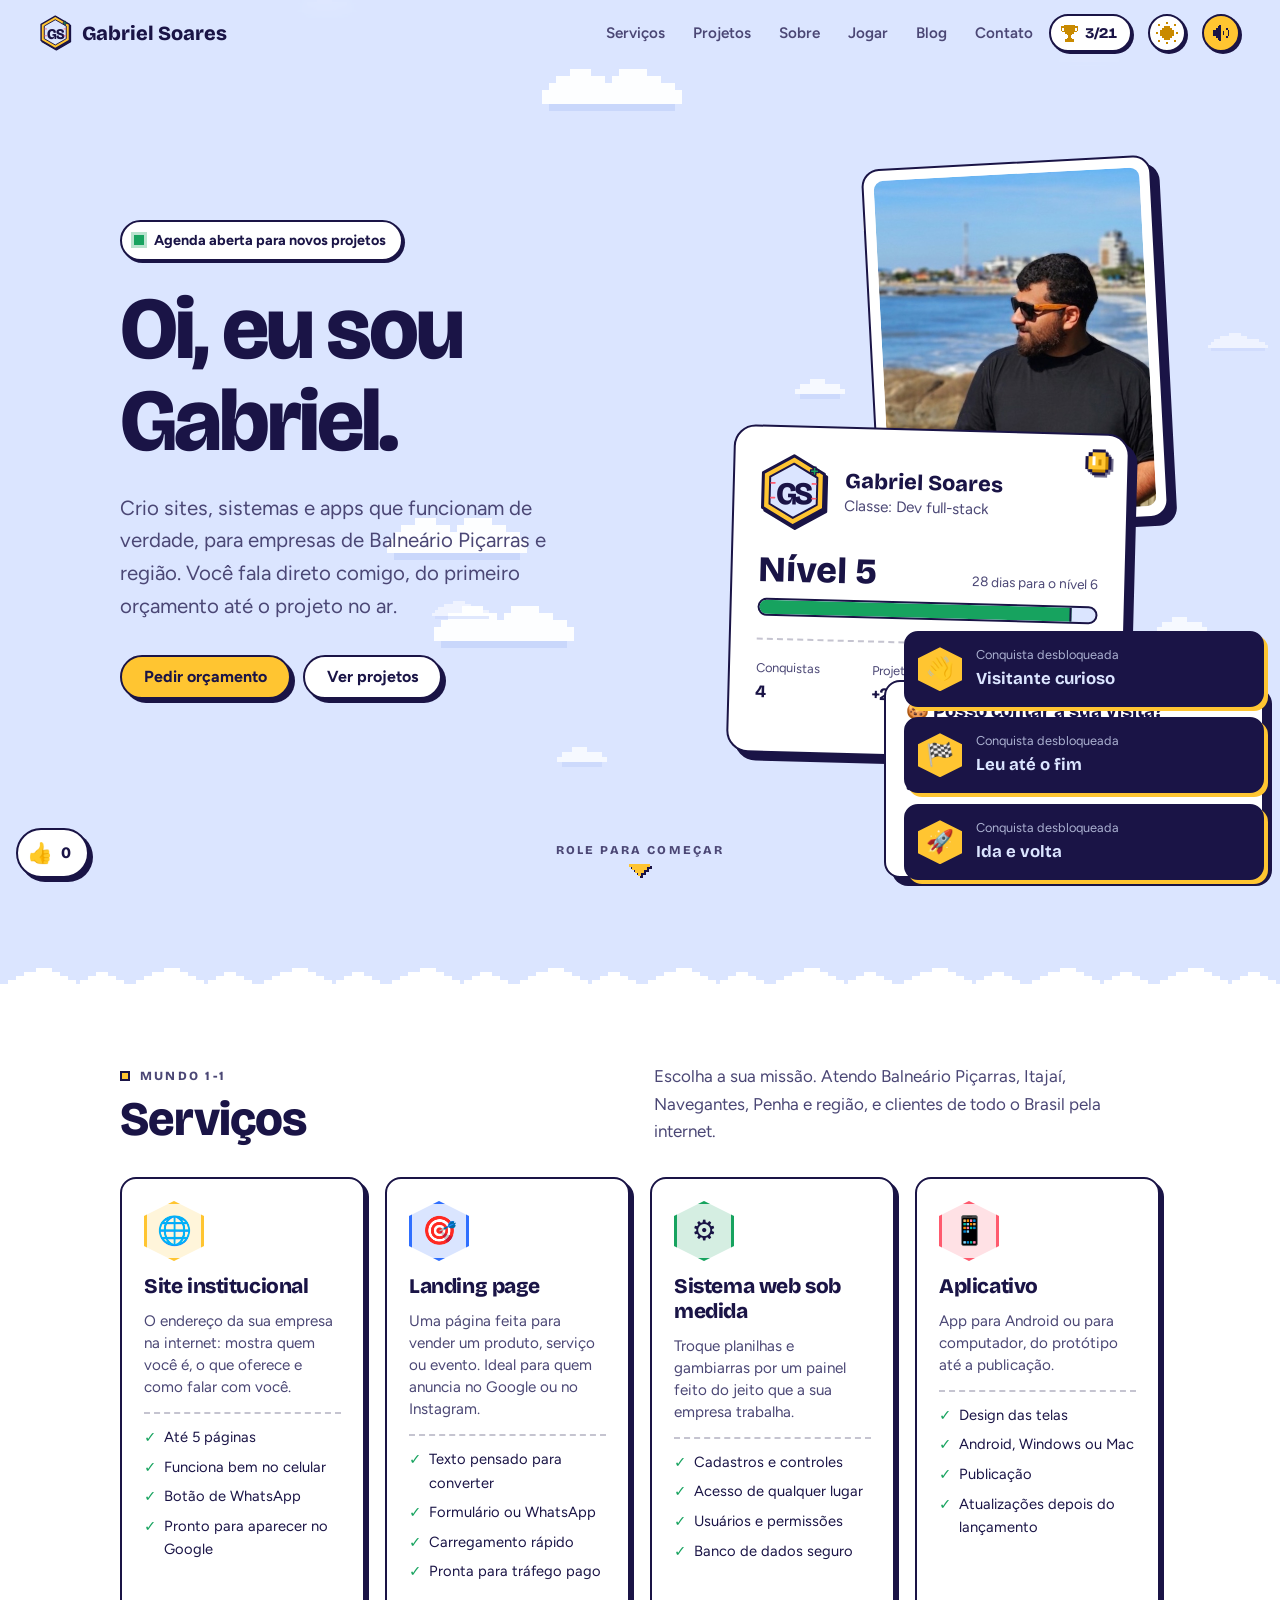
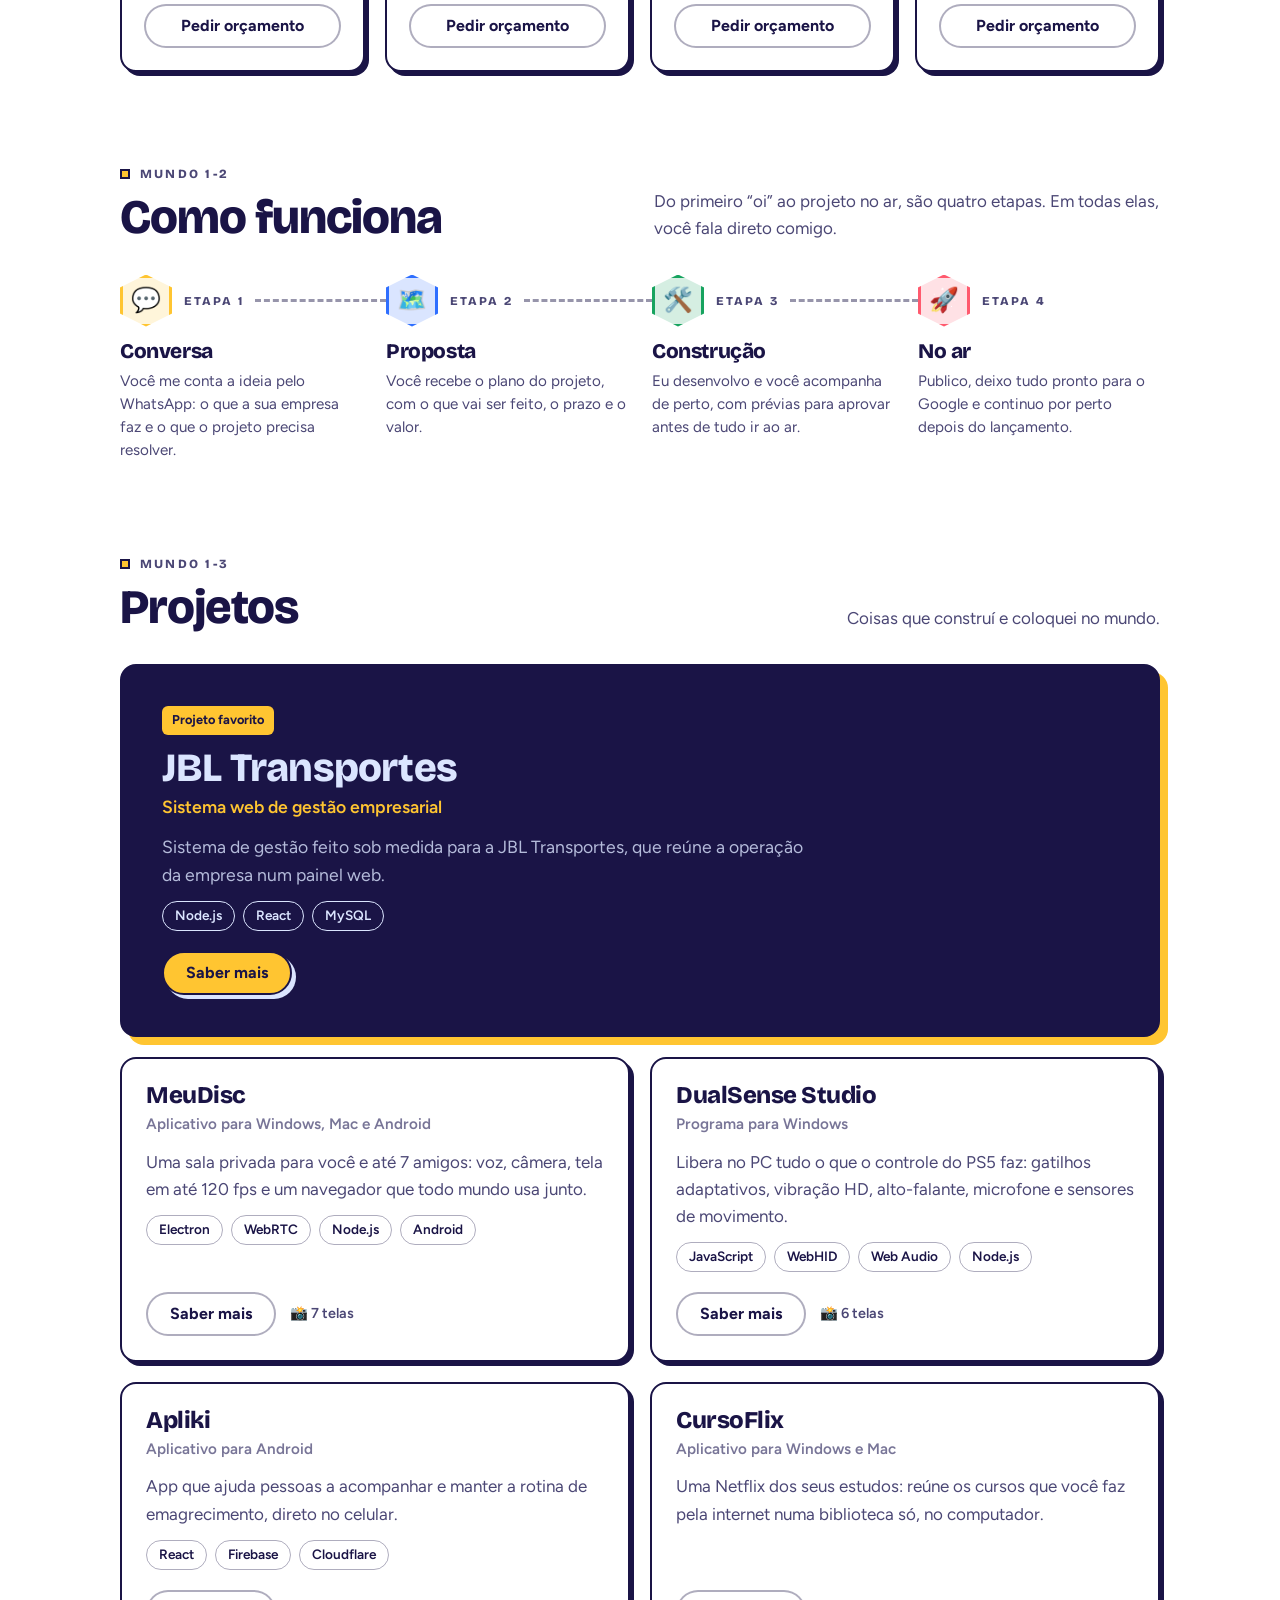
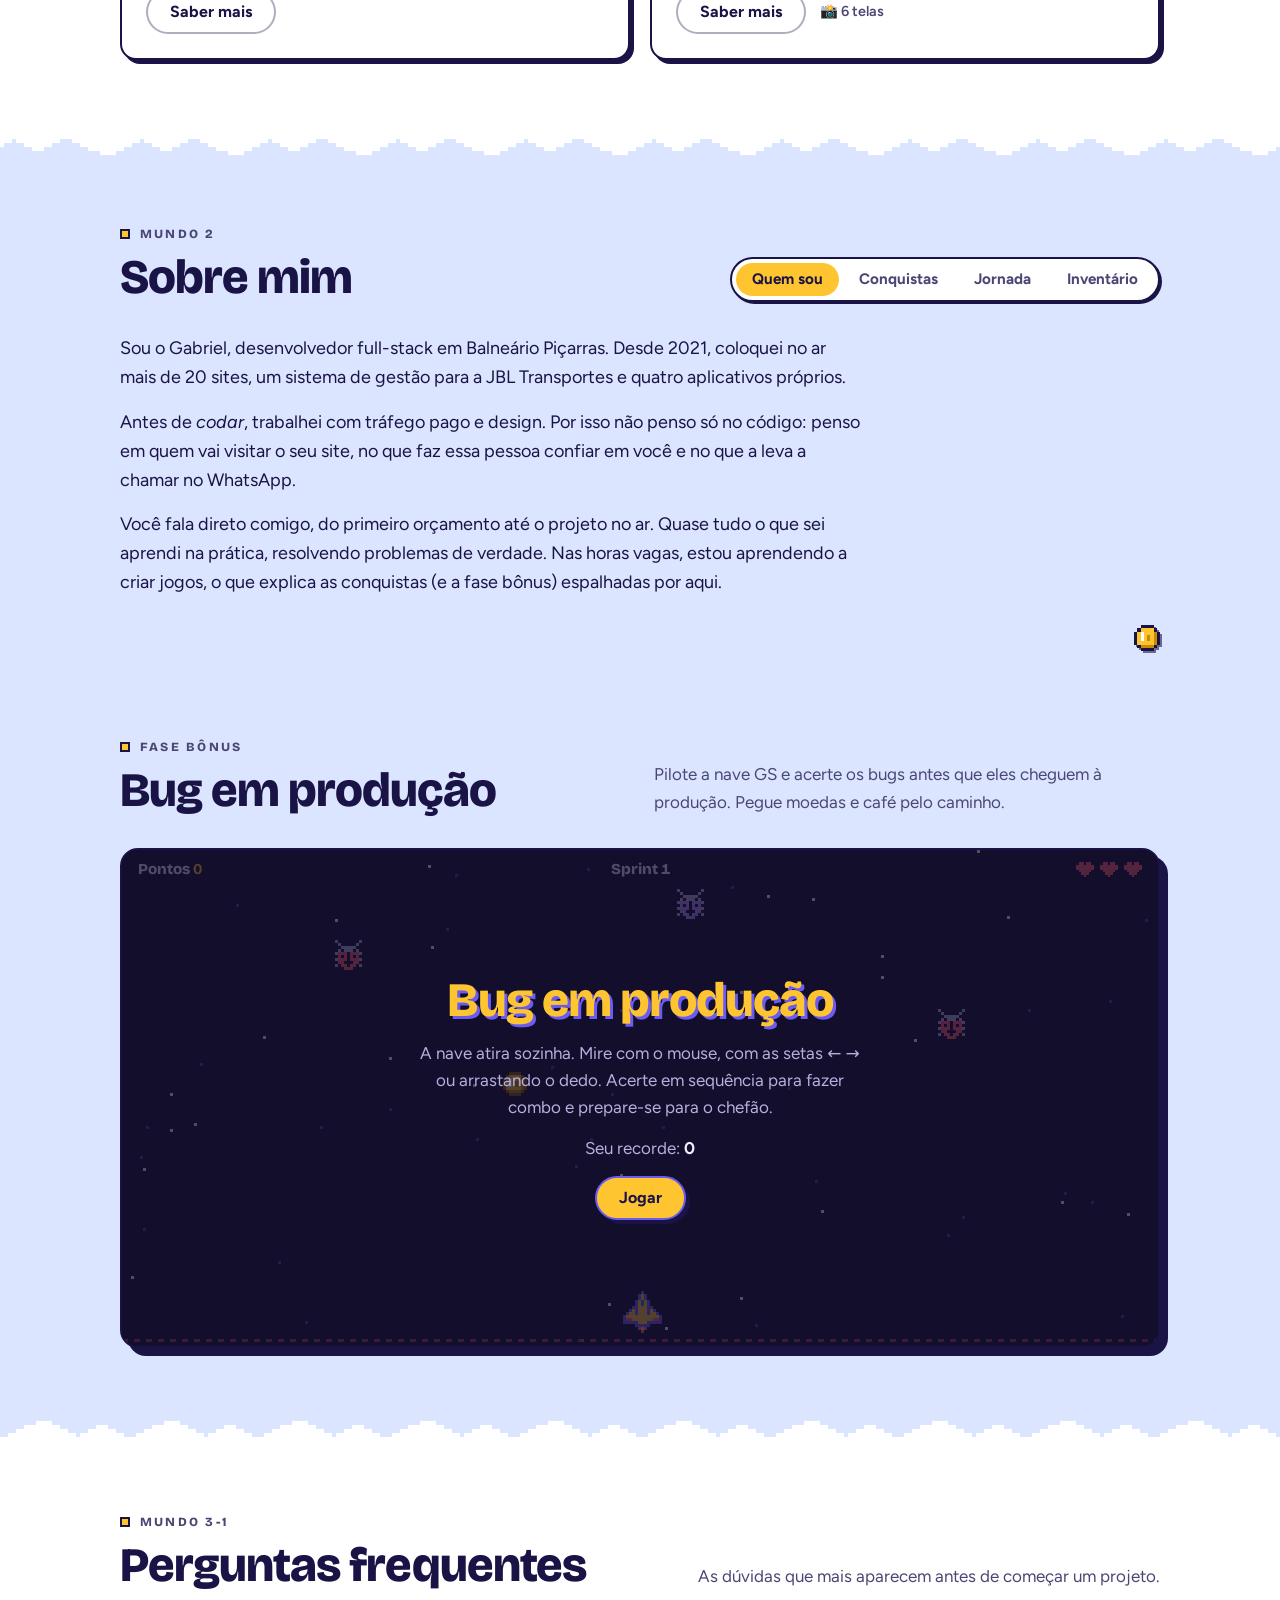
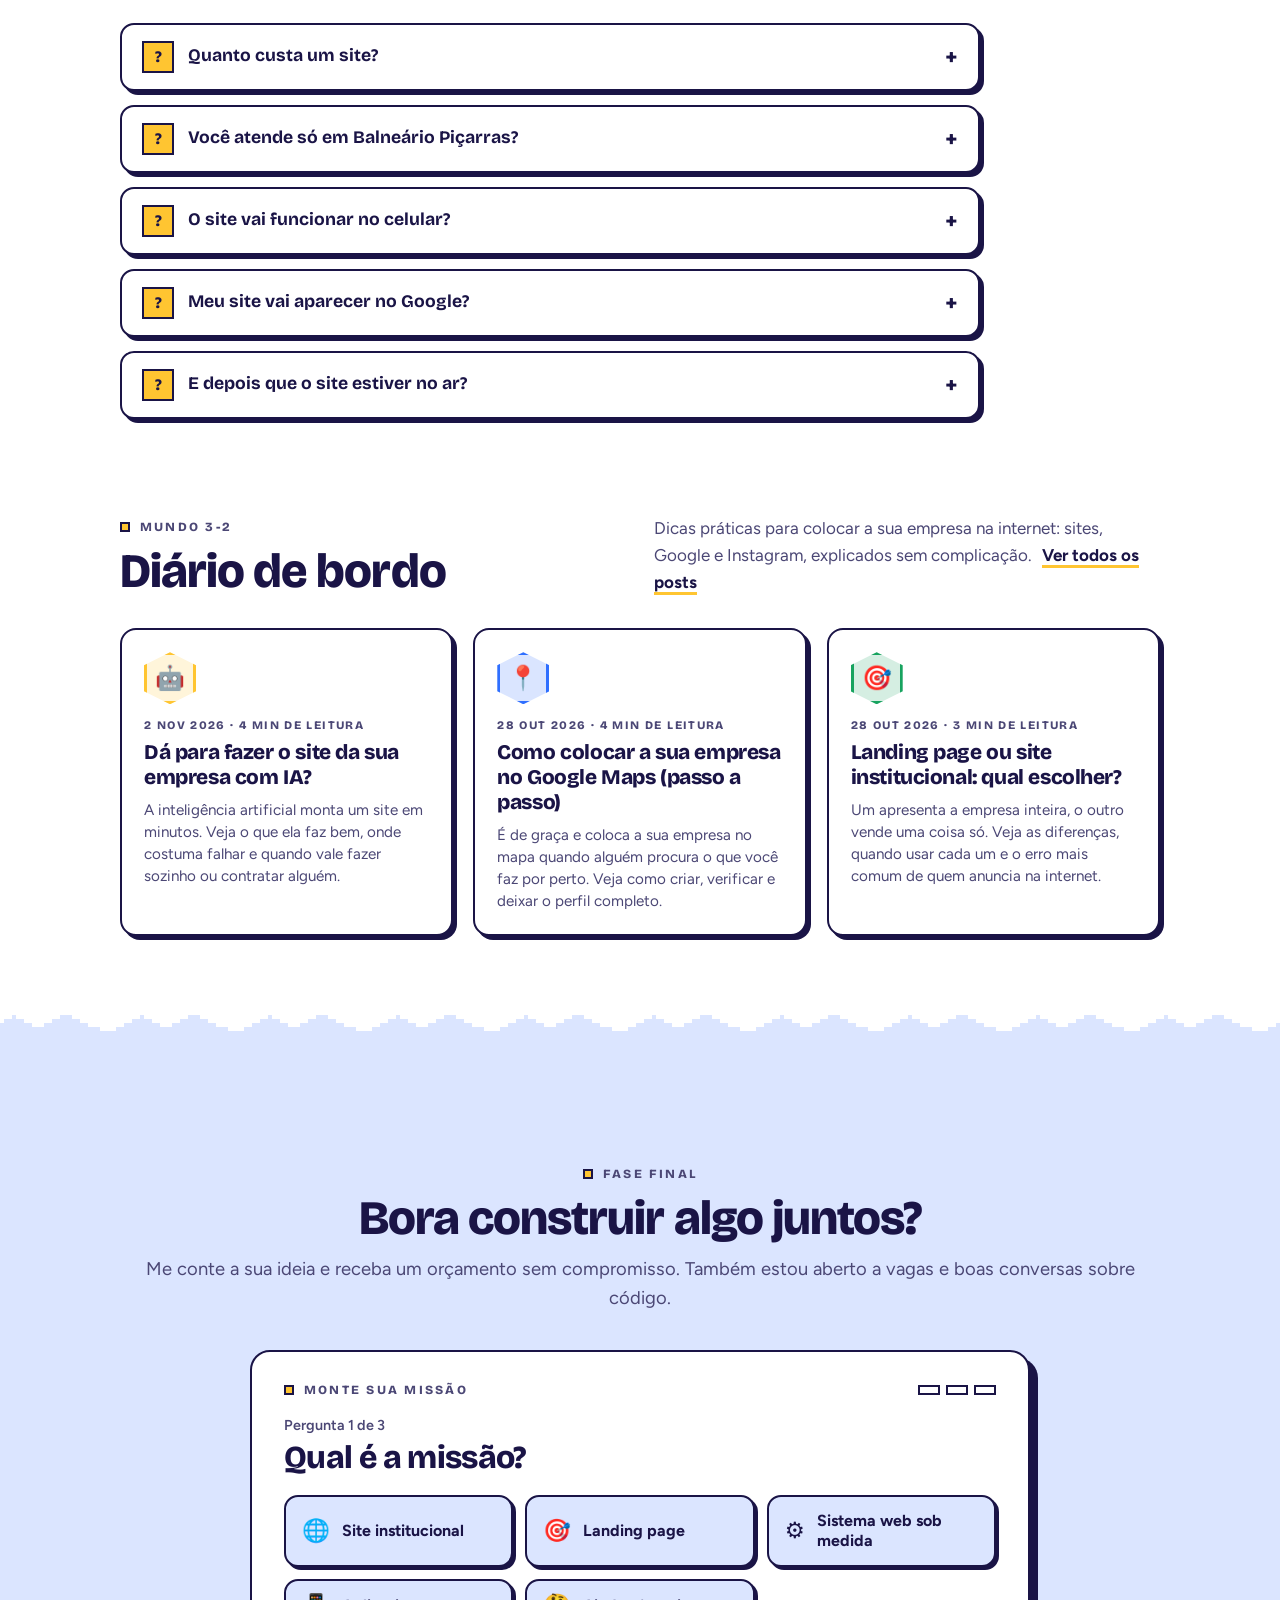
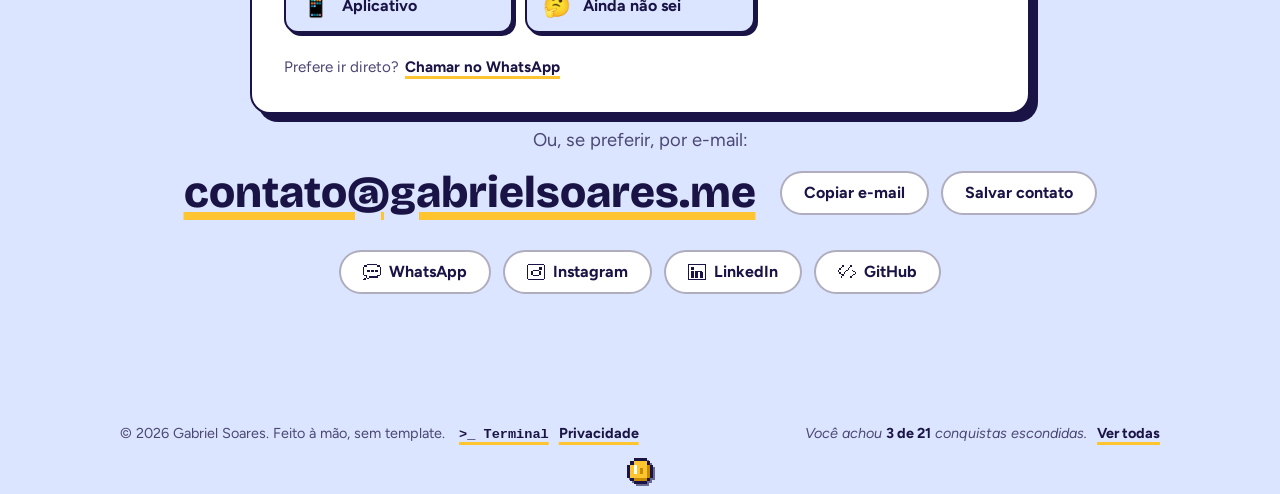
<file: index.html>
<!doctype html>
<html lang="pt-BR">
<head>
  <meta charset="utf-8">
  <meta name="viewport" content="width=device-width, initial-scale=1">
  <title>Criação de sites e sistemas em Balneário Piçarras | Gabriel Soares</title>
  <meta name="description" content="Sites, landing pages, sistemas web e apps para empresas de Balneário Piçarras, Itajaí, Navegantes, Penha e região. Peça seu orçamento direto comigo.">
  <link rel="canonical" href="https://gabrielsoares.me/">
  <link rel="alternate" type="application/rss+xml" title="Diário de bordo | Gabriel Soares" href="https://gabrielsoares.me/blog/feed.xml">
  <meta name="robots" content="index, follow">
  <meta name="author" content="Gabriel Soares">
  <meta name="theme-color" content="#ffc531">
  <meta name="color-scheme" content="light dark">

  <!-- Prévia do link no WhatsApp, Instagram, LinkedIn etc. -->
  <meta property="og:type" content="website">
  <meta property="og:locale" content="pt_BR">
  <meta property="og:site_name" content="Gabriel Soares">
  <meta property="og:url" content="https://gabrielsoares.me/">
  <meta property="og:title" content="Gabriel Soares | Criação de sites e sistemas">
  <meta property="og:description" content="Sites, landing pages, sistemas web e apps para empresas de Balneário Piçarras e região. Mais de 20 projetos entregues.">
  <meta property="og:image" content="https://gabrielsoares.me/logo/compartilhar.png">
  <meta property="og:image:width" content="1200">
  <meta property="og:image:height" content="630">
  <meta property="og:image:alt" content="Gabriel Soares: sites, sistemas e apps para a sua empresa">
  <meta name="twitter:card" content="summary_large_image">
  <meta name="twitter:title" content="Gabriel Soares | Criação de sites e sistemas">
  <meta name="twitter:description" content="Sites, landing pages, sistemas web e apps para empresas de Balneário Piçarras e região.">
  <meta name="twitter:image" content="https://gabrielsoares.me/logo/compartilhar.png">

  <!-- Dados estruturados: ajudam o Google a entender quem você é, o que oferece e onde atende -->
  <script type="application/ld+json">
  {
    "@context": "https://schema.org",
    "@graph": [
      {
        "@type": "ProfessionalService",
        "@id": "https://gabrielsoares.me/#negocio",
        "name": "Gabriel Soares | Desenvolvimento web",
        "url": "https://gabrielsoares.me/",
        "logo": "https://gabrielsoares.me/logo/gabriel-soares-icon.png",
        "image": "https://gabrielsoares.me/foto.jpg",
        "description": "Criação de sites institucionais, landing pages, sistemas web e aplicativos para empresas.",
        "email": "contato@gabrielsoares.me",
        "telephone": "+55 47 99220-1382",
        "priceRange": "$$",
        "address": {
          "@type": "PostalAddress",
          "addressLocality": "Balneário Piçarras",
          "addressRegion": "SC",
          "addressCountry": "BR"
        },
        "areaServed": [
          { "@type": "City", "name": "Balneário Piçarras" },
          { "@type": "City", "name": "Itajaí" },
          { "@type": "City", "name": "Navegantes" },
          { "@type": "City", "name": "Penha" },
          { "@type": "City", "name": "Balneário Camboriú" },
          { "@type": "Country", "name": "Brasil" }
        ],
        "founder": { "@id": "https://gabrielsoares.me/#gabriel" },
        "hasOfferCatalog": {
          "@type": "OfferCatalog",
          "name": "Serviços",
          "itemListElement": [
            { "@type": "Offer", "itemOffered": { "@type": "Service", "name": "Criação de site institucional" } },
            { "@type": "Offer", "itemOffered": { "@type": "Service", "name": "Landing page" } },
            { "@type": "Offer", "itemOffered": { "@type": "Service", "name": "Sistema web sob medida" } },
            { "@type": "Offer", "itemOffered": { "@type": "Service", "name": "Aplicativo para celular" } }
          ]
        }
      },
      {
        "@type": "Person",
        "@id": "https://gabrielsoares.me/#gabriel",
        "name": "Gabriel Soares",
        "jobTitle": "Desenvolvedor full-stack",
        "url": "https://gabrielsoares.me/",
        "image": "https://gabrielsoares.me/foto.jpg",
        "sameAs": [
          "https://www.instagram.com/ogabrielsoares.dev/",
          "https://github.com/gabrielsoares97",
          "https://www.linkedin.com/in/gabriel-gracie/"
        ]
      }
    ]
  }
  </script>
  <link rel="icon" type="image/png" sizes="48x48" href="logo/favicon.png">
  <link rel="apple-touch-icon" href="logo/apple-touch-icon.png">
  <link rel="preload" href="fontes/bricolage-grotesque.woff2" as="font" type="font/woff2" crossorigin>
  <link rel="preload" href="fontes/figtree.woff2" as="font" type="font/woff2" crossorigin>
  <link rel="preload" href="foto.jpg" as="image" fetchpriority="high">
  <link rel="stylesheet" href="style.css?v=2026-10-31-dualsense">
  <!-- Aplica o tema dia/noite escolhido antes da página aparecer, para não piscar -->
  <script>try { var t = localStorage.getItem("gs-tema"); if (t) document.documentElement.dataset.tema = t; } catch (e) {}</script>
</head>
<body>
  <a class="pular" href="#conteudo">Pular para o conteúdo</a>
  <canvas class="fundo" id="fundo" aria-hidden="true"></canvas>

  <svg width="0" height="0" style="position:absolute" aria-hidden="true">
    <symbol id="selo-gs" viewBox="60 33 406 462">
      <path d="M256 47 438 152v208L256 465 74 360V152Z" fill="#1A1446" stroke="#1A1446" stroke-width="18" stroke-linejoin="round" transform="translate(14 16)"/>
      <path d="M256 47 438 152v208L256 465 74 360V152Z" fill="#FFC531" stroke="#1A1446" stroke-width="18" stroke-linejoin="round"/>
      <path d="M256 94 397 175v162l-141 81-141-81V175Z" fill="#DBE5FF" stroke="#1A1446" stroke-width="12" stroke-linejoin="round"/>
      <path d="M371 112h16v16h16v16h-16v16h-16v-16h-16v-16h16Z" fill="#17A35F" stroke="#1A1446" stroke-width="8" stroke-linejoin="round"/>
      <text x="256" y="335" text-anchor="middle" fill="#1A1446" font-family="Bricolage Grotesque, Arial, sans-serif" font-size="190" font-weight="800" letter-spacing="-18">GS</text>
      <path d="M122 212h22M368 212h22M122 300h22M368 300h22" stroke="#FF5A6E" stroke-width="10" stroke-linecap="round"/>
    </symbol>
  </svg>

  <header class="topo">
    <a class="marca" href="#inicio">
      <svg class="selo" aria-hidden="true"><use href="#selo-gs" /></svg>
      <span id="marca">Gabriel Soares</span>
    </a>
    <nav aria-label="Seções">
      <a href="#servicos">Serviços</a>
      <a href="#projetos">Projetos</a>
      <a href="#sobre">Sobre</a>
      <a href="#jogo">Jogar</a>
      <a href="blog/">Blog</a>
      <a href="#contato">Contato</a>
    </nav>
    <button type="button" class="hud" id="hud" aria-haspopup="dialog" title="Suas conquistas neste site">
      <span class="hud-icone" id="hud-icone"></span>
      <span id="hud-num">0/0</span>
    </button>
    <button type="button" class="som tema" id="tema" aria-pressed="false" aria-label="Modo noite" title="Trocar entre dia e noite"></button>
    <button type="button" class="som" id="som" aria-pressed="true" data-ligado="true" aria-label="Efeitos sonoros" title="Ligar ou desligar os sons">
      <svg viewBox="0 0 12 12" aria-hidden="true" shape-rendering="crispEdges">
        <path d="M1 4h2v4H1zM3 3h1v6H3zM4 2h1v8H4zM5 1h1v10H5z" />
        <path class="som-ligado" d="M7 5h1v2H7zM9 3h1v1H9zM10 4h1v4h-1zM9 8h1v1H9z" />
        <path class="som-desligado" d="M7 4h1v1H7zM8 5h1v1H8zM9 6h1v1H9zM10 7h1v1h-1zM10 4h1v1h-1zM9 5h1v1H9zM8 6h1v1H8zM7 7h1v1H7z" />
      </svg>
    </button>
  </header>

  <!-- Menu do alto-falante, quando o site tem música (DADOS.musica): efeitos e música, cada um com sua chave -->
  <div class="menu-som" id="menu-som" popover aria-label="Som">
    <button type="button" class="menu-som-item" id="alternar-efeitos" role="switch" aria-checked="true">Efeitos sonoros <i aria-hidden="true"></i></button>
    <button type="button" class="menu-som-item" id="alternar-musica" role="switch" aria-checked="false">Música de fundo <i aria-hidden="true"></i></button>
    <label class="menu-som-volume">
      <span>Volume da música</span>
      <input type="range" id="volume-musica" min="0" max="100" step="5" value="50">
    </label>
  </div>

  <main id="conteudo">
    <!-- Conteúdo em HTML puro para quem não roda JavaScript: preenchido pelo gerar-blog.js -->
    <!-- sem-js:inicio -->
    <noscript>
      <section class="secao">
        <p>Crio sites, sistemas e apps que funcionam de verdade, para empresas de Balneário Piçarras e região. Você fala direto comigo, do primeiro orçamento até o projeto no ar.</p>
        <h2>Serviços</h2>
        <ul>
          <li><strong>Site institucional:</strong> O endereço da sua empresa na internet: mostra quem você é, o que oferece e como falar com você.</li>
          <li><strong>Landing page:</strong> Uma página feita para vender um produto, serviço ou evento. Ideal para quem anuncia no Google ou no Instagram.</li>
          <li><strong>Sistema web sob medida:</strong> Troque planilhas e gambiarras por um painel feito do jeito que a sua empresa trabalha.</li>
          <li><strong>Aplicativo:</strong> App para Android ou para computador, do protótipo até a publicação.</li>
        </ul>
        <h2>Projetos</h2>
        <ul>
          <li><strong>JBL Transportes</strong> (Sistema web de gestão empresarial): Sistema de gestão feito sob medida para a JBL Transportes, que reúne a operação da empresa num painel web.</li>
          <li><strong>MeuDisc</strong> (Aplicativo para Windows, Mac e Android): Uma sala privada para você e até 7 amigos: voz, câmera, tela em até 120 fps e um navegador que todo mundo usa junto.</li>
          <li><strong>DualSense Studio</strong> (Programa para Windows): Libera no PC tudo o que o controle do PS5 faz: gatilhos adaptativos, vibração HD, alto-falante, microfone e sensores de movimento.</li>
          <li><strong>Apliki</strong> (Aplicativo para Android): App que ajuda pessoas a acompanhar e manter a rotina de emagrecimento, direto no celular.</li>
          <li><strong>CursoFlix</strong> (Aplicativo para Windows e Mac): Uma Netflix dos seus estudos: reúne os cursos que você faz pela internet numa biblioteca só, no computador.</li>
        </ul>
        <h2>Perguntas frequentes</h2>
        <h3>Quanto custa um site?</h3>
        <p>Depende do tamanho e do que ele precisa fazer. Me conte a sua ideia no WhatsApp e eu te passo um orçamento sem compromisso.</p>
        <h3>Você atende só em Balneário Piçarras?</h3>
        <p>Não. Atendo Piçarras e toda a região, como Itajaí, Navegantes, Penha e Balneário Camboriú, e também clientes de todo o Brasil, com tudo combinado pela internet.</p>
        <h3>O site vai funcionar no celular?</h3>
        <p>Sim. Todo site que eu faço funciona bem no celular, no tablet e no computador. É pelo celular que a maioria dos seus clientes vai abrir o site.</p>
        <h3>Meu site vai aparecer no Google?</h3>
        <p>Entrego o site pronto para o Google: rápido e com as informações que o buscador usa para entender o seu negócio. A posição nas buscas também depende da concorrência e do tempo, mas o seu site já começa do jeito certo.</p>
        <h3>E depois que o site estiver no ar?</h3>
        <p>Você continua falando direto comigo. Se precisar de ajustes, novidades ou de uma página nova, é só chamar.</p>
        <h2>Contato</h2>
        <p><a href="https://wa.me/5547992201382?text=Oi%20Gabriel!%20Vi%20seu%20site%20e%20quero%20conversar.">WhatsApp</a> · <a href="mailto:contato@gabrielsoares.me">contato@gabrielsoares.me</a></p>
      </section>
    </noscript>
    <!-- sem-js:fim -->

    <section class="hero" id="inicio">
      <div class="hero-texto">
        <p class="status" id="status"></p>
        <h1 id="hero-titulo">Oi, eu sou Gabriel.</h1>
        <p class="hero-resumo" id="hero-resumo"></p>
        <div class="acoes" id="hero-acoes">
          <a class="botao primario" href="#contato">Pedir orçamento</a>
          <a class="botao" href="#projetos">Ver projetos</a>
        </div>
      </div>

      <div class="hero-lado">
      <figure class="retrato" id="retrato"></figure>

      <aside class="ficha" aria-label="Ficha de jogador">
        <div class="ficha-topo">
          <div class="avatar" id="avatar" aria-hidden="true"></div>
          <div>
            <p class="ficha-nome" id="ficha-nome"></p>
            <p class="ficha-classe" id="ficha-classe"></p>
          </div>
        </div>
        <div class="nivel">
          <div class="nivel-linha">
            <span class="nivel-num" id="nivel-num"></span>
            <span class="nivel-dica" id="nivel-dica"></span>
          </div>
          <div class="xp" role="progressbar" aria-label="Experiência até o próximo nível" aria-valuemin="0" aria-valuemax="100" id="xp">
            <div class="xp-barra" id="xp-barra"></div>
          </div>
        </div>
        <dl class="stats">
          <div><dt>Conquistas</dt><dd id="stat-conquistas"></dd></div>
          <div><dt>Projetos</dt><dd id="stat-projetos"></dd></div>
          <div><dt>Base</dt><dd id="stat-base"></dd></div>
        </dl>
      </aside>
      </div>

      <a class="comecar" href="#servicos">
        <span>Role para começar</span>
        <svg viewBox="0 0 7 5" aria-hidden="true" shape-rendering="crispEdges"><path d="M0 0h7v1H6v1H5v1H4v1H3V3H2V2H1V1H0Z" /></svg>
      </a>
    </section>

    <!-- Mundo 1: o que eu faço. A faixa (uma nuvem grande) separa um mundo do outro. -->
    <div class="faixa">
      <section class="secao" id="servicos" aria-labelledby="t-servicos">
        <div class="secao-cabeca">
          <div>
            <p class="olho">Mundo 1-1</p>
            <h2 id="t-servicos">Serviços</h2>
          </div>
          <p>Escolha a sua missão. Atendo Balneário Piçarras, Itajaí, Navegantes, Penha e região, e clientes de todo o Brasil pela internet.</p>
        </div>
        <ul class="servicos" id="lista-servicos"></ul>
      </section>

      <section class="secao" id="processo" aria-labelledby="t-processo">
        <div class="secao-cabeca">
          <div>
            <p class="olho">Mundo 1-2</p>
            <h2 id="t-processo">Como funciona</h2>
          </div>
          <p>Do primeiro “oi” ao projeto no ar, são quatro etapas. Em todas elas, você fala direto comigo.</p>
        </div>
        <ol class="etapas" id="lista-processo"></ol>
      </section>

      <section class="secao" id="projetos" aria-labelledby="t-projetos">
        <div class="secao-cabeca">
          <div>
            <p class="olho">Mundo 1-3</p>
            <h2 id="t-projetos">Projetos</h2>
          </div>
          <p>Coisas que construí e coloquei no mundo.</p>
        </div>
        <div class="projetos" id="lista-projetos"></div>
      </section>
    </div>

    <!-- Mundo 2: quem eu sou. Sobre, conquistas, jornada e inventário numa seção só, em abas. -->
    <section class="secao tem-moeda" id="sobre" aria-labelledby="t-sobre">
      <div class="secao-cabeca">
        <div>
          <p class="olho">Mundo 2</p>
          <h2 id="t-sobre">Sobre mim</h2>
        </div>
        <div class="abas" id="abas-sobre" role="tablist" aria-label="Sobre mim">
          <button type="button" class="aba" role="tab" id="aba-sobre" aria-controls="painel-sobre" aria-selected="true">Quem sou</button>
          <button type="button" class="aba" role="tab" id="aba-conquistas" aria-controls="conquistas" aria-selected="false" tabindex="-1">Conquistas</button>
          <button type="button" class="aba" role="tab" id="aba-jornada" aria-controls="jornada" aria-selected="false" tabindex="-1">Jornada</button>
          <button type="button" class="aba" role="tab" id="aba-inventario" aria-controls="inventario" aria-selected="false" tabindex="-1">Inventário</button>
        </div>
      </div>

      <div class="painel" id="painel-sobre" role="tabpanel" aria-labelledby="aba-sobre" tabindex="0">
        <div class="sobre-texto" id="sobre-texto"></div>
      </div>
      <div class="painel" id="conquistas" role="tabpanel" aria-labelledby="aba-conquistas" tabindex="0" hidden>
        <p class="painel-intro" id="conquistas-contagem"></p>
        <ul class="conquistas" id="lista-conquistas"></ul>
      </div>
      <div class="painel tem-moeda" id="jornada" role="tabpanel" aria-labelledby="aba-jornada" tabindex="0" hidden>
        <p class="painel-intro">Cada etapa foi uma fase. Esta é a ordem em que joguei.</p>
        <ol class="fases" id="lista-jornada"></ol>
      </div>
      <div class="painel" id="inventario" role="tabpanel" aria-labelledby="aba-inventario" tabindex="0" hidden>
        <p class="painel-intro">As ferramentas que levo para qualquer fase.</p>
        <div class="inventario" id="lista-inventario"></div>
      </div>
    </section>

    <section class="secao" id="jogo" aria-labelledby="t-jogo">
      <div class="secao-cabeca">
        <div>
          <p class="olho">Fase bônus</p>
          <h2 id="t-jogo">Bug em produção</h2>
        </div>
        <p>Pilote a nave GS e acerte os bugs antes que eles cheguem à produção. Pegue moedas e café pelo caminho.</p>
      </div>
      <div class="jogo" id="jogo-area">
        <canvas class="jogo-tela" id="jogo-tela" aria-label="Jogo: a nave atira sozinha, você só desvia e mira"></canvas>
        <div class="jogo-hud" aria-hidden="true">
          <span>Pontos <strong id="jogo-pontos">0</strong> <em class="jogo-combo" id="jogo-combo"></em></span>
          <span id="jogo-sprint">Sprint 1</span>
          <span class="jogo-vidas" id="jogo-vidas"></span>
        </div>
        <div class="jogo-painel" id="jogo-painel" aria-live="polite"></div>
      </div>
    </section>

    <!-- Mundo 3: dúvidas e dicas -->
    <div class="faixa">
      <section class="secao" id="perguntas" aria-labelledby="t-perguntas">
        <div class="secao-cabeca">
          <div>
            <p class="olho">Mundo 3-1</p>
            <h2 id="t-perguntas">Perguntas frequentes</h2>
          </div>
          <p>As dúvidas que mais aparecem antes de começar um projeto.</p>
        </div>
        <div class="perguntas" id="lista-perguntas"></div>
      </section>

      <!-- Últimos posts do blog: preenchido pelo gerar-blog.js -->
      <!-- blog:inicio -->
      <section class="secao" id="blog" aria-labelledby="t-blog">
        <div class="secao-cabeca">
          <div>
            <p class="olho">Mundo 3-2</p>
            <h2 id="t-blog">Diário de bordo</h2>
          </div>
          <p>Dicas práticas para colocar a sua empresa na internet: sites, Google e Instagram, explicados sem complicação. <a class="botao-link" href="blog/">Ver todos os posts</a></p>
        </div>
        <ul class="posts">
        <li class="post-card">
        <span class="medalha" aria-hidden="true">🤖</span>
        <div class="post-card-texto">
          <p class="post-card-meta"><time datetime="2026-11-02">2 nov 2026</time> · 4 min de leitura</p>
          <h3><a href="blog/site-feito-com-ia/">Dá para fazer o site da sua empresa com IA?</a></h3>
          <p>A inteligência artificial monta um site em minutos. Veja o que ela faz bem, onde costuma falhar e quando vale fazer sozinho ou contratar alguém.</p>
        </div>
      </li>
        <li class="post-card">
        <span class="medalha" aria-hidden="true">📍</span>
        <div class="post-card-texto">
          <p class="post-card-meta"><time datetime="2026-10-28">28 out 2026</time> · 4 min de leitura</p>
          <h3><a href="blog/como-colocar-empresa-no-google-maps/">Como colocar a sua empresa no Google Maps (passo a passo)</a></h3>
          <p>É de graça e coloca a sua empresa no mapa quando alguém procura o que você faz por perto. Veja como criar, verificar e deixar o perfil completo.</p>
        </div>
      </li>
        <li class="post-card">
        <span class="medalha" aria-hidden="true">🎯</span>
        <div class="post-card-texto">
          <p class="post-card-meta"><time datetime="2026-10-28">28 out 2026</time> · 3 min de leitura</p>
          <h3><a href="blog/landing-page-ou-site-institucional/">Landing page ou site institucional: qual escolher?</a></h3>
          <p>Um apresenta a empresa inteira, o outro vende uma coisa só. Veja as diferenças, quando usar cada um e o erro mais comum de quem anuncia na internet.</p>
        </div>
      </li>
        </ul>
      </section>
      <!-- blog:fim -->
    </div>

    <section class="contato" id="contato" aria-labelledby="t-contato">
      <p class="olho">Fase final</p>
      <h2 id="t-contato">Bora construir algo juntos?</h2>
      <p>Me conte a sua ideia e receba um orçamento sem compromisso. Também estou aberto a vagas e boas conversas sobre código.</p>
      <div class="missao" id="missao"></div>
      <p class="contato-ou">Ou, se preferir, por e-mail:</p>
      <div class="contato-email">
        <a id="email-link" class="email-grande" href="#"></a>
        <div class="contato-email-acoes">
          <button type="button" class="botao leve" id="copiar-email">Copiar e-mail</button>
          <button type="button" class="botao leve" id="salvar-contato">Salvar contato</button>
        </div>
      </div>
      <ul class="redes" id="lista-redes"></ul>
    </section>
  </main>

  <footer class="rodape tem-moeda">
    <p>
      <span id="rodape-texto"></span>
      <button type="button" class="botao-link terminal-botao" id="abrir-terminal" aria-haspopup="dialog" aria-keyshortcuts="Control+K" title="Atalho: Ctrl + K">&gt;_ Terminal</button>
      <a class="botao-link" href="privacidade/">Privacidade</a>
    </p>
    <p class="rodape-dica">
      <span id="rodape-dica">Tem conquista escondida por aqui.</span>
      <button type="button" class="botao-link" id="ver-conquistas" aria-haspopup="dialog">Ver todas</button>
    </p>
  </footer>

  <div class="progresso" id="progresso" aria-hidden="true"></div>

  <dialog class="modal" id="modal-projeto" aria-labelledby="modal-titulo">
    <div class="modal-corpo">
      <button type="button" class="modal-fechar" id="modal-fechar" aria-label="Fechar">✕</button>
      <div class="modal-galeria" id="modal-galeria"></div>
      <h3 id="modal-titulo"></h3>
      <p class="projeto-tipo" id="modal-tipo"></p>
      <div class="modal-texto" id="modal-texto"></div>
      <div id="modal-tags"></div>
      <div class="modal-links" id="modal-links"></div>
    </div>
  </dialog>

  <dialog class="modal" id="modal-trofeus" aria-labelledby="trofeus-titulo">
    <div class="modal-corpo">
      <button type="button" class="modal-fechar" data-fechar aria-label="Fechar">✕</button>
      <p class="olho">Pausa</p>
      <h3 id="trofeus-titulo">Suas conquistas</h3>
      <p class="trofeus-resumo" id="trofeus-resumo"></p>
      <div class="xp trofeus-barra" aria-hidden="true"><div class="xp-barra" id="trofeus-barra"></div></div>
      <ul class="trofeus" id="lista-trofeus"></ul>
      <div class="modal-links">
        <button type="button" class="botao primario" id="compartilhar">Desafiar um amigo</button>
      </div>
    </div>
  </dialog>

  <dialog class="modal terminal" id="modal-terminal" aria-label="Terminal">
    <div class="modal-corpo">
      <div class="terminal-barra" aria-hidden="true"><i></i><i></i><i></i><span>visitante@gabrielsoares.me</span></div>
      <button type="button" class="modal-fechar" data-fechar aria-label="Fechar">✕</button>
      <div class="terminal-saida" id="terminal-saida" role="log" aria-live="polite"></div>
      <form class="terminal-form" id="terminal-form">
        <label class="terminal-prompt" for="terminal-entrada">~$</label>
        <input id="terminal-entrada" autocomplete="off" autocapitalize="off" spellcheck="false" enterkeyhint="send" aria-label="Comando">
      </form>
    </div>
  </dialog>

  <button type="button" class="like" id="like" aria-label="Curtir o site">
    <span class="like-icone" aria-hidden="true">👍</span>
    <span class="like-num" id="like-num">…</span>
  </button>

  <div class="toasts" id="toasts" aria-live="polite" popover="manual"></div>

  <script src="medicao.js?v=2026-10-31-dualsense"></script>
  <script src="dados.js?v=2026-10-31-dualsense"></script>
  <script src="ceu.js?v=2026-10-31-dualsense"></script>
  <script src="script.js?v=2026-10-31-dualsense"></script>
</body>
</html>
</file>
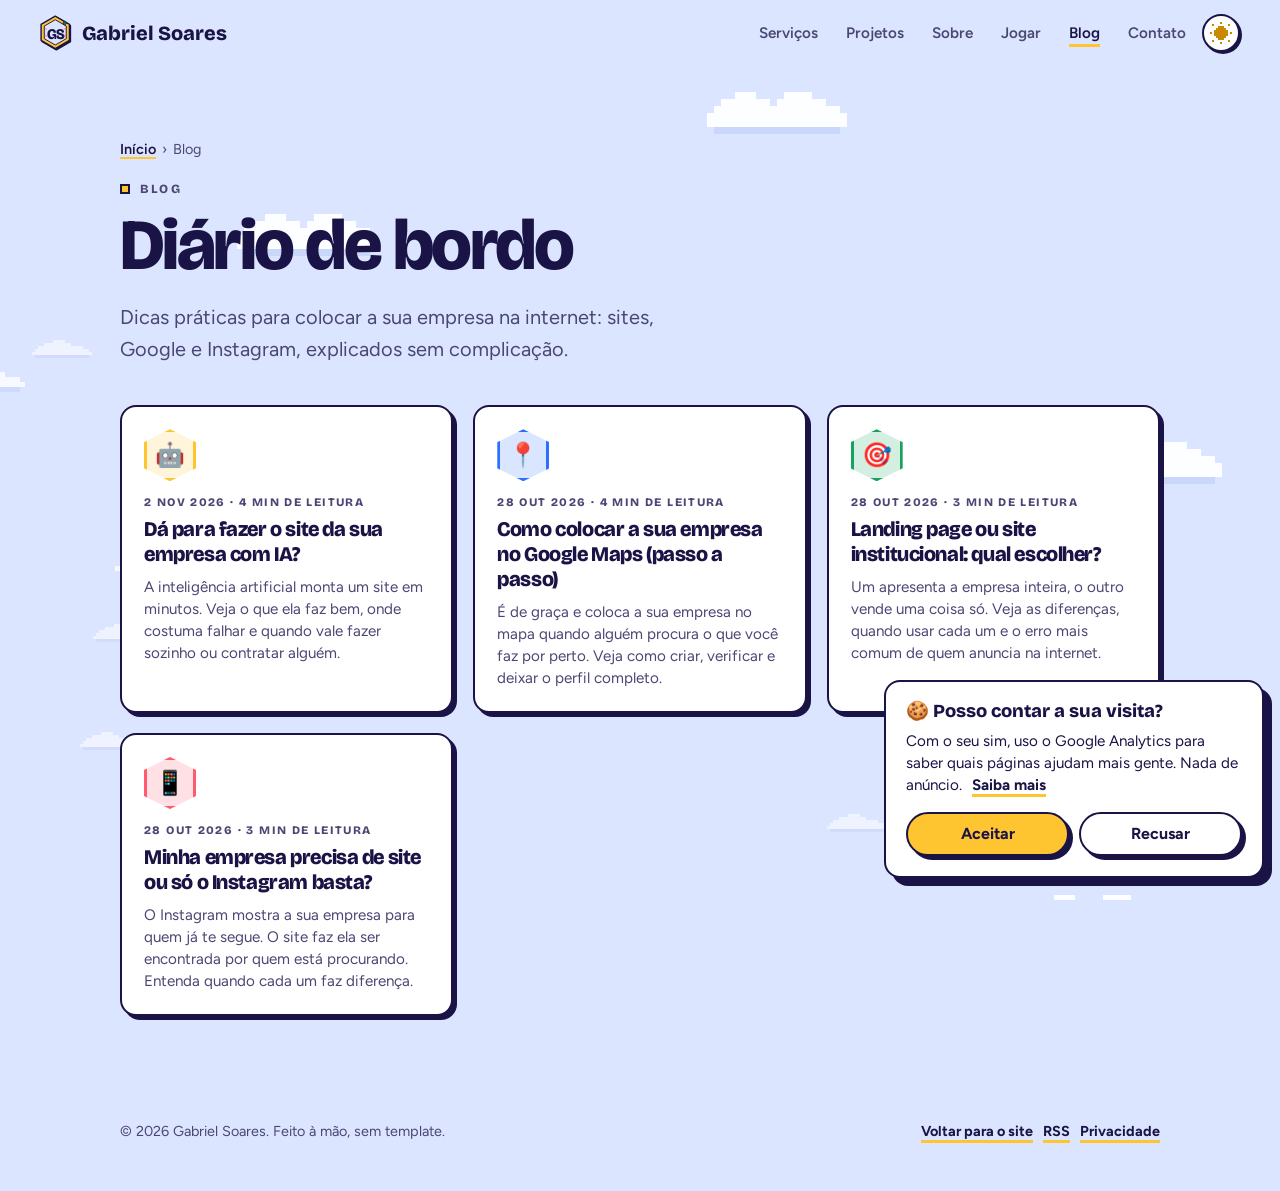
<file: blog/index.html>
<!doctype html>
<!-- Gerado pelo gerar-blog.js a partir da pasta posts/. Edite o post lá, não aqui. -->
<html lang="pt-BR">
<head>
  <meta charset="utf-8">
  <meta name="viewport" content="width=device-width, initial-scale=1">
  <title>Blog: dicas de sites e Google para empresas | Gabriel Soares</title>
  <meta name="description" content="Dicas práticas para colocar a sua empresa na internet: sites, Google e Instagram, explicados sem complicação. Por Gabriel Soares, desenvolvedor em Balneário Piçarras, SC.">
  <link rel="canonical" href="https://gabrielsoares.me/blog/">
  <meta name="robots" content="index, follow">
  <meta name="author" content="Gabriel Soares">
  <meta name="theme-color" content="#ffc531">
  <meta name="color-scheme" content="light dark">

  <meta property="og:type" content="website">
  <meta property="og:locale" content="pt_BR">
  <meta property="og:site_name" content="Gabriel Soares">
  <meta property="og:url" content="https://gabrielsoares.me/blog/">
  <meta property="og:title" content="Blog: dicas de sites e Google para empresas | Gabriel Soares">
  <meta property="og:description" content="Dicas práticas para colocar a sua empresa na internet: sites, Google e Instagram, explicados sem complicação. Por Gabriel Soares, desenvolvedor em Balneário Piçarras, SC.">
  <meta property="og:image" content="https://gabrielsoares.me/logo/compartilhar.png">
  <meta property="og:image:width" content="1200">
  <meta property="og:image:height" content="630">
  <meta property="og:image:alt" content="Gabriel Soares: sites, sistemas e apps para a sua empresa">
  <meta name="twitter:card" content="summary_large_image">
  <link rel="alternate" type="application/rss+xml" title="Diário de bordo | Gabriel Soares" href="https://gabrielsoares.me/blog/feed.xml">

  <script type="application/ld+json">
{
  "@context": "https://schema.org",
  "@graph": [
    {
      "@type": "Blog",
      "@id": "https://gabrielsoares.me/blog/#blog",
      "name": "Diário de bordo",
      "url": "https://gabrielsoares.me/blog/",
      "description": "Dicas práticas para colocar a sua empresa na internet: sites, Google e Instagram, explicados sem complicação.",
      "inLanguage": "pt-BR",
      "author": {
        "@type": "Person",
        "@id": "https://gabrielsoares.me/#gabriel",
        "name": "Gabriel Soares",
        "url": "https://gabrielsoares.me/"
      },
      "blogPost": [
        {
          "@type": "BlogPosting",
          "headline": "Dá para fazer o site da sua empresa com IA?",
          "url": "https://gabrielsoares.me/blog/site-feito-com-ia/",
          "datePublished": "2026-11-02"
        },
        {
          "@type": "BlogPosting",
          "headline": "Como colocar a sua empresa no Google Maps (passo a passo)",
          "url": "https://gabrielsoares.me/blog/como-colocar-empresa-no-google-maps/",
          "datePublished": "2026-10-28"
        },
        {
          "@type": "BlogPosting",
          "headline": "Landing page ou site institucional: qual escolher?",
          "url": "https://gabrielsoares.me/blog/landing-page-ou-site-institucional/",
          "datePublished": "2026-10-28"
        },
        {
          "@type": "BlogPosting",
          "headline": "Minha empresa precisa de site ou só o Instagram basta?",
          "url": "https://gabrielsoares.me/blog/site-ou-instagram/",
          "datePublished": "2026-10-28"
        }
      ]
    },
    {
      "@type": "BreadcrumbList",
      "itemListElement": [
        {
          "@type": "ListItem",
          "position": 1,
          "name": "Início",
          "item": "https://gabrielsoares.me/"
        },
        {
          "@type": "ListItem",
          "position": 2,
          "name": "Blog",
          "item": "https://gabrielsoares.me/blog/"
        }
      ]
    }
  ]
}
  </script>
  <link rel="icon" type="image/png" sizes="48x48" href="../logo/favicon.png">
  <link rel="apple-touch-icon" href="../logo/apple-touch-icon.png">
  <link rel="preload" href="../fontes/bricolage-grotesque.woff2" as="font" type="font/woff2" crossorigin>
  <link rel="preload" href="../fontes/figtree.woff2" as="font" type="font/woff2" crossorigin>
  <link rel="stylesheet" href="../style.css?v=2026-11-02-melhorias">
  <script>try { var t = localStorage.getItem("gs-tema"); if (t) document.documentElement.dataset.tema = t; } catch (e) {}</script>
</head>
<body class="pagina-blog">
  <a class="pular" href="#conteudo">Pular para o conteúdo</a>
  <canvas class="fundo" id="fundo" aria-hidden="true"></canvas>

  <svg width="0" height="0" style="position:absolute" aria-hidden="true">
    <symbol id="selo-gs" viewBox="60 33 406 462">
      <path d="M256 47 438 152v208L256 465 74 360V152Z" fill="#1A1446" stroke="#1A1446" stroke-width="18" stroke-linejoin="round" transform="translate(14 16)"/>
      <path d="M256 47 438 152v208L256 465 74 360V152Z" fill="#FFC531" stroke="#1A1446" stroke-width="18" stroke-linejoin="round"/>
      <path d="M256 94 397 175v162l-141 81-141-81V175Z" fill="#DBE5FF" stroke="#1A1446" stroke-width="12" stroke-linejoin="round"/>
      <path d="M371 112h16v16h16v16h-16v16h-16v-16h-16v-16h16Z" fill="#17A35F" stroke="#1A1446" stroke-width="8" stroke-linejoin="round"/>
      <text x="256" y="335" text-anchor="middle" fill="#1A1446" font-family="Bricolage Grotesque, Arial, sans-serif" font-size="190" font-weight="800" letter-spacing="-18">GS</text>
      <path d="M122 212h22M368 212h22M122 300h22M368 300h22" stroke="#FF5A6E" stroke-width="10" stroke-linecap="round"/>
    </symbol>
  </svg>

  <header class="topo">
    <a class="marca" href="../">
      <svg class="selo" aria-hidden="true"><use href="#selo-gs" /></svg>
      <span>Gabriel<span class="marca-sobrenome"> Soares</span></span>
    </a>
    <nav aria-label="Site">
      <a href="../#servicos">Serviços</a>
      <a href="../#projetos">Projetos</a>
      <a href="../#sobre">Sobre</a>
      <a href="../#jogo" class="so-largo">Jogar</a>
      <a href="../blog/" aria-current="page">Blog</a>
      <a href="../#contato">Contato</a>
    </nav>
    <button type="button" class="som tema" id="tema" aria-pressed="false" aria-label="Modo noite" title="Trocar entre dia e noite"></button>
  </header>

  <main id="conteudo">
    <section class="secao blog-topo" aria-labelledby="t-blog">
      <nav class="migalhas" aria-label="Você está aqui"><a href="../">Início</a> <span aria-hidden="true">›</span> Blog</nav>
      <p class="olho">Blog</p>
      <h1 id="t-blog">Diário de bordo</h1>
      <p class="blog-intro">Dicas práticas para colocar a sua empresa na internet: sites, Google e Instagram, explicados sem complicação.</p>
    </section>

    <section class="secao blog-lista" aria-label="Posts">
      <ul class="posts">
      <li class="post-card">
        <span class="medalha" aria-hidden="true">🤖</span>
        <div class="post-card-texto">
          <p class="post-card-meta"><time datetime="2026-11-02">2 nov 2026</time> · 4 min de leitura</p>
          <h2><a href="site-feito-com-ia/">Dá para fazer o site da sua empresa com IA?</a></h2>
          <p>A inteligência artificial monta um site em minutos. Veja o que ela faz bem, onde costuma falhar e quando vale fazer sozinho ou contratar alguém.</p>
        </div>
      </li>
      <li class="post-card">
        <span class="medalha" aria-hidden="true">📍</span>
        <div class="post-card-texto">
          <p class="post-card-meta"><time datetime="2026-10-28">28 out 2026</time> · 4 min de leitura</p>
          <h2><a href="como-colocar-empresa-no-google-maps/">Como colocar a sua empresa no Google Maps (passo a passo)</a></h2>
          <p>É de graça e coloca a sua empresa no mapa quando alguém procura o que você faz por perto. Veja como criar, verificar e deixar o perfil completo.</p>
        </div>
      </li>
      <li class="post-card">
        <span class="medalha" aria-hidden="true">🎯</span>
        <div class="post-card-texto">
          <p class="post-card-meta"><time datetime="2026-10-28">28 out 2026</time> · 3 min de leitura</p>
          <h2><a href="landing-page-ou-site-institucional/">Landing page ou site institucional: qual escolher?</a></h2>
          <p>Um apresenta a empresa inteira, o outro vende uma coisa só. Veja as diferenças, quando usar cada um e o erro mais comum de quem anuncia na internet.</p>
        </div>
      </li>
      <li class="post-card">
        <span class="medalha" aria-hidden="true">📱</span>
        <div class="post-card-texto">
          <p class="post-card-meta"><time datetime="2026-10-28">28 out 2026</time> · 3 min de leitura</p>
          <h2><a href="site-ou-instagram/">Minha empresa precisa de site ou só o Instagram basta?</a></h2>
          <p>O Instagram mostra a sua empresa para quem já te segue. O site faz ela ser encontrada por quem está procurando. Entenda quando cada um faz diferença.</p>
        </div>
      </li>
      </ul>
    </section>
  </main>

  <footer class="rodape">
    <p>© 2026 Gabriel Soares. Feito à mão, sem template.</p>
    <p><a class="botao-link" href="../">Voltar para o site</a> <a class="botao-link" href="../blog/feed.xml">RSS</a> <a class="botao-link" href="../privacidade/">Privacidade</a></p>
  </footer>

  <div class="toasts" id="toasts" aria-live="polite" popover="manual"></div>

  <script src="../medicao.js?v=2026-11-02-melhorias"></script>
  <script src="../ceu.js?v=2026-11-02-melhorias"></script>
  <script src="../blog.js?v=2026-11-02-melhorias"></script>
</body>
</html>
</file>
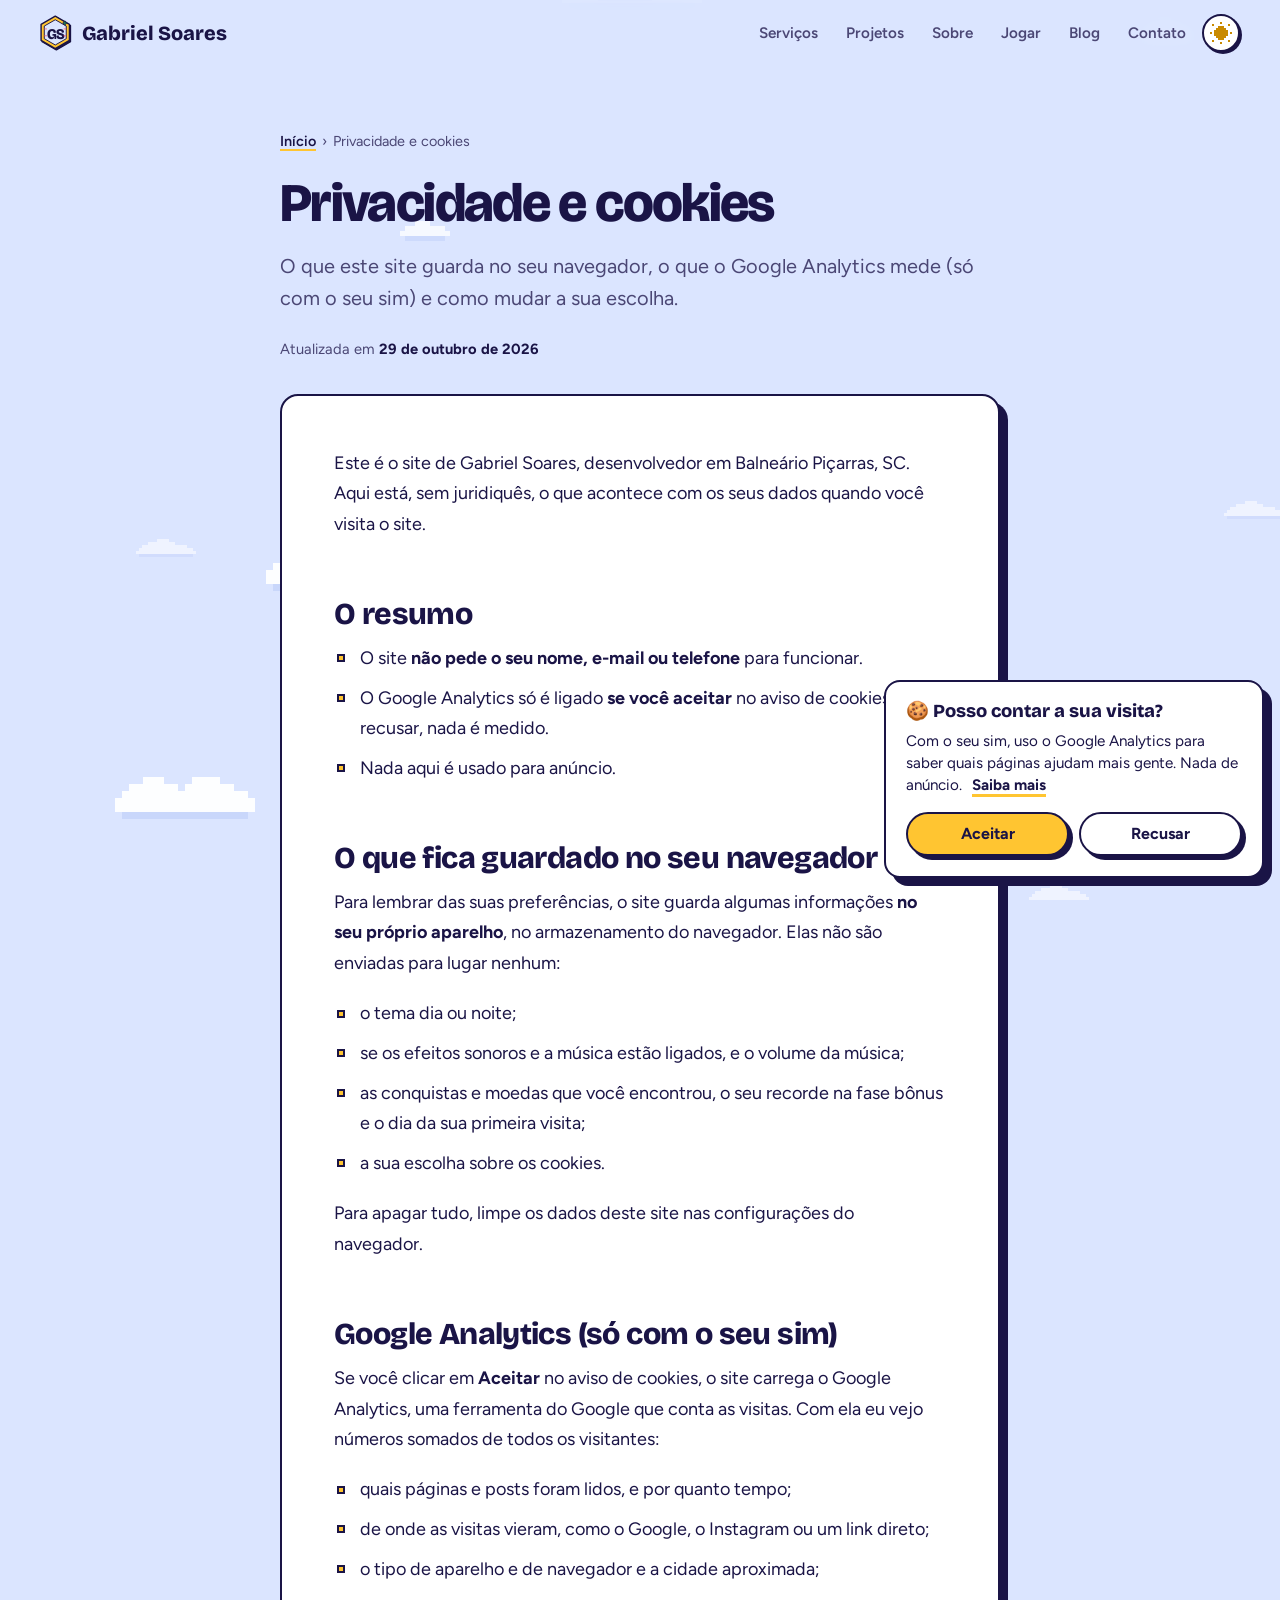
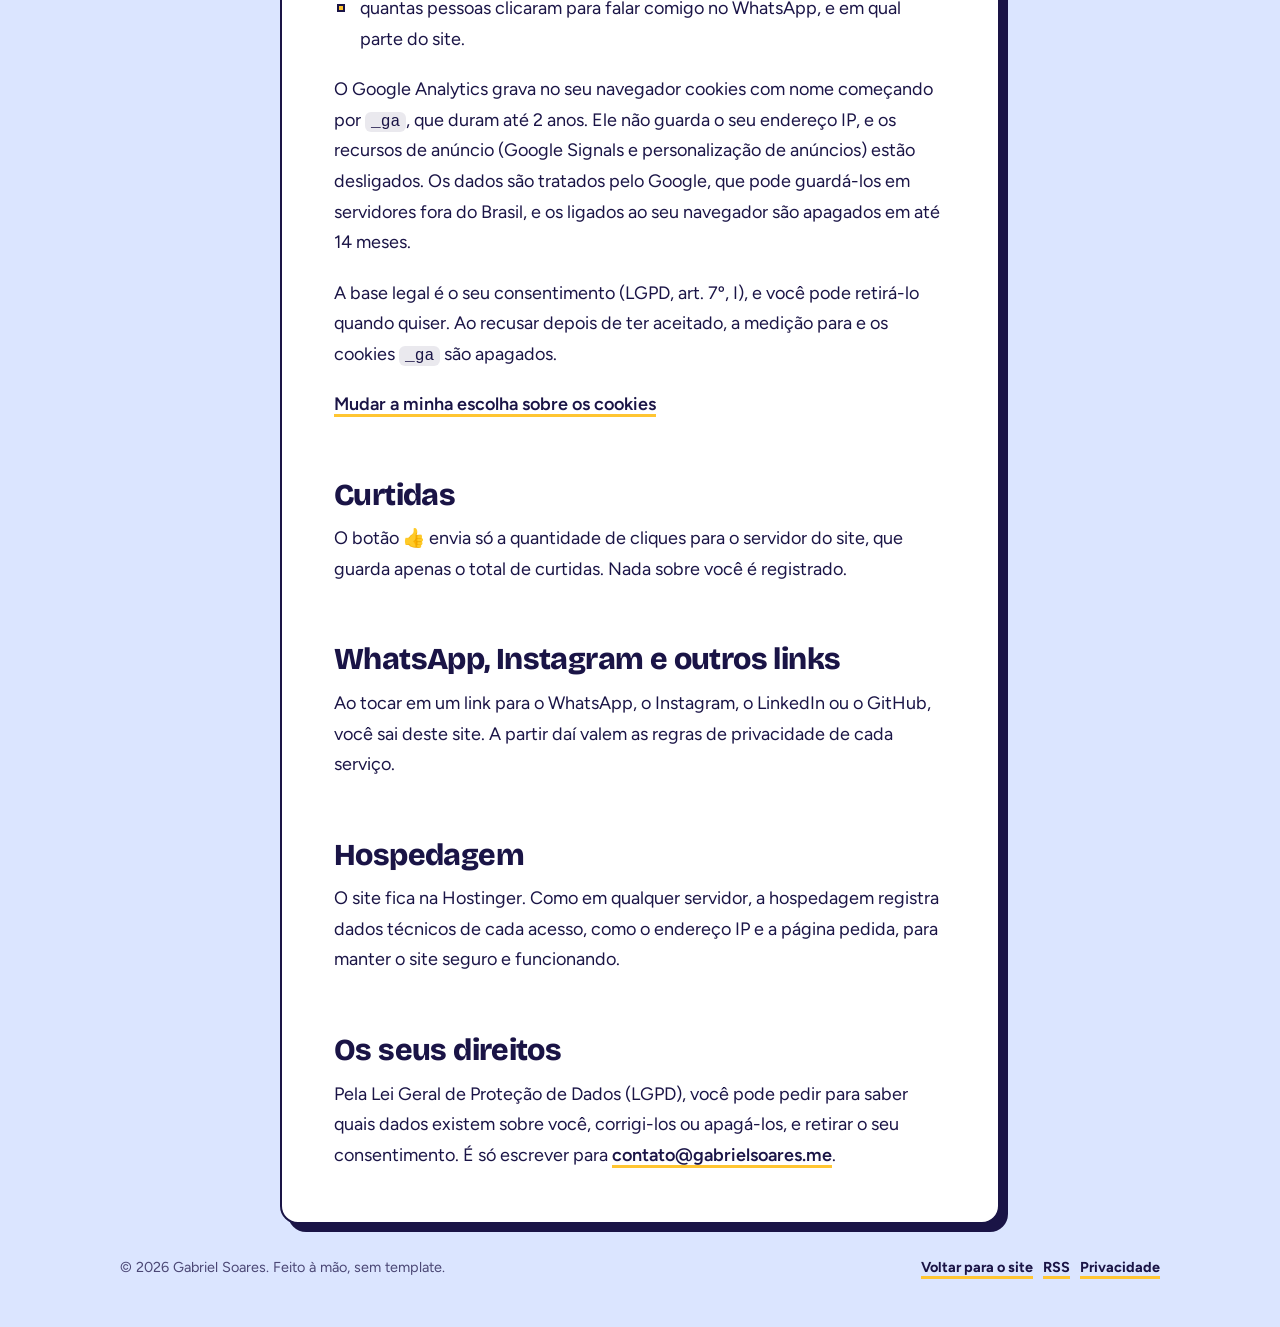
<file: privacidade/index.html>
<!doctype html>
<!-- Gerado pelo gerar-blog.js a partir da pasta posts/. Edite o post lá, não aqui. -->
<html lang="pt-BR">
<head>
  <meta charset="utf-8">
  <meta name="viewport" content="width=device-width, initial-scale=1">
  <title>Privacidade e cookies | Gabriel Soares</title>
  <meta name="description" content="O que este site guarda no seu navegador, o que o Google Analytics mede (só com o seu sim) e como mudar a sua escolha.">
  <link rel="canonical" href="https://gabrielsoares.me/privacidade/">
  <meta name="robots" content="noindex, follow">
  <meta name="author" content="Gabriel Soares">
  <meta name="theme-color" content="#ffc531">
  <meta name="color-scheme" content="light dark">

  <meta property="og:type" content="website">
  <meta property="og:locale" content="pt_BR">
  <meta property="og:site_name" content="Gabriel Soares">
  <meta property="og:url" content="https://gabrielsoares.me/privacidade/">
  <meta property="og:title" content="Privacidade e cookies | Gabriel Soares">
  <meta property="og:description" content="O que este site guarda no seu navegador, o que o Google Analytics mede (só com o seu sim) e como mudar a sua escolha.">
  <meta property="og:image" content="https://gabrielsoares.me/logo/compartilhar.png">
  <meta property="og:image:width" content="1200">
  <meta property="og:image:height" content="630">
  <meta property="og:image:alt" content="Gabriel Soares: sites, sistemas e apps para a sua empresa">
  <meta name="twitter:card" content="summary_large_image">
  <link rel="alternate" type="application/rss+xml" title="Diário de bordo | Gabriel Soares" href="https://gabrielsoares.me/blog/feed.xml">

  <script type="application/ld+json">
{
  "@context": "https://schema.org",
  "@graph": [
    {
      "@type": "WebPage",
      "@id": "https://gabrielsoares.me/privacidade/#pagina",
      "name": "Privacidade e cookies",
      "description": "O que este site guarda no seu navegador, o que o Google Analytics mede (só com o seu sim) e como mudar a sua escolha.",
      "url": "https://gabrielsoares.me/privacidade/",
      "inLanguage": "pt-BR"
    },
    {
      "@type": "BreadcrumbList",
      "itemListElement": [
        {
          "@type": "ListItem",
          "position": 1,
          "name": "Início",
          "item": "https://gabrielsoares.me/"
        },
        {
          "@type": "ListItem",
          "position": 2,
          "name": "Privacidade e cookies",
          "item": "https://gabrielsoares.me/privacidade/"
        }
      ]
    }
  ]
}
  </script>
  <link rel="icon" type="image/png" sizes="48x48" href="../logo/favicon.png">
  <link rel="apple-touch-icon" href="../logo/apple-touch-icon.png">
  <link rel="preload" href="../fontes/bricolage-grotesque.woff2" as="font" type="font/woff2" crossorigin>
  <link rel="preload" href="../fontes/figtree.woff2" as="font" type="font/woff2" crossorigin>
  <link rel="stylesheet" href="../style.css?v=2026-11-02-melhorias">
  <script>try { var t = localStorage.getItem("gs-tema"); if (t) document.documentElement.dataset.tema = t; } catch (e) {}</script>
</head>
<body class="pagina-blog">
  <a class="pular" href="#conteudo">Pular para o conteúdo</a>
  <canvas class="fundo" id="fundo" aria-hidden="true"></canvas>

  <svg width="0" height="0" style="position:absolute" aria-hidden="true">
    <symbol id="selo-gs" viewBox="60 33 406 462">
      <path d="M256 47 438 152v208L256 465 74 360V152Z" fill="#1A1446" stroke="#1A1446" stroke-width="18" stroke-linejoin="round" transform="translate(14 16)"/>
      <path d="M256 47 438 152v208L256 465 74 360V152Z" fill="#FFC531" stroke="#1A1446" stroke-width="18" stroke-linejoin="round"/>
      <path d="M256 94 397 175v162l-141 81-141-81V175Z" fill="#DBE5FF" stroke="#1A1446" stroke-width="12" stroke-linejoin="round"/>
      <path d="M371 112h16v16h16v16h-16v16h-16v-16h-16v-16h16Z" fill="#17A35F" stroke="#1A1446" stroke-width="8" stroke-linejoin="round"/>
      <text x="256" y="335" text-anchor="middle" fill="#1A1446" font-family="Bricolage Grotesque, Arial, sans-serif" font-size="190" font-weight="800" letter-spacing="-18">GS</text>
      <path d="M122 212h22M368 212h22M122 300h22M368 300h22" stroke="#FF5A6E" stroke-width="10" stroke-linecap="round"/>
    </symbol>
  </svg>

  <header class="topo">
    <a class="marca" href="../">
      <svg class="selo" aria-hidden="true"><use href="#selo-gs" /></svg>
      <span>Gabriel<span class="marca-sobrenome"> Soares</span></span>
    </a>
    <nav aria-label="Site">
      <a href="../#servicos">Serviços</a>
      <a href="../#projetos">Projetos</a>
      <a href="../#sobre">Sobre</a>
      <a href="../#jogo" class="so-largo">Jogar</a>
      <a href="../blog/">Blog</a>
      <a href="../#contato">Contato</a>
    </nav>
    <button type="button" class="som tema" id="tema" aria-pressed="false" aria-label="Modo noite" title="Trocar entre dia e noite"></button>
  </header>

  <main id="conteudo">
    <article class="post">
      <header class="post-cabeca">
        <nav class="migalhas" aria-label="Você está aqui"><a href="../">Início</a> <span aria-hidden="true">›</span> Privacidade e cookies</nav>
        <h1>Privacidade e cookies</h1>
        <p class="post-resumo">O que este site guarda no seu navegador, o que o Google Analytics mede (só com o seu sim) e como mudar a sua escolha.</p>
        <p class="post-meta"><span>Atualizada em <strong>29 de outubro de 2026</strong></span></p>
      </header>

      <div class="post-corpo">
<p>Este é o site de Gabriel Soares, desenvolvedor em Balneário Piçarras, SC. Aqui está, sem juridiquês, o que acontece com os seus dados quando você visita o site.</p>
<h2 id="o-resumo">O resumo</h2>
<ul><li>O site <strong>não pede o seu nome, e-mail ou telefone</strong> para funcionar.</li><li>O Google Analytics só é ligado <strong>se você aceitar</strong> no aviso de cookies. Se recusar, nada é medido.</li><li>Nada aqui é usado para anúncio.</li></ul>
<h2 id="o-que-fica-guardado-no-seu-navegador">O que fica guardado no seu navegador</h2>
<p>Para lembrar das suas preferências, o site guarda algumas informações <strong>no seu próprio aparelho</strong>, no armazenamento do navegador. Elas não são enviadas para lugar nenhum:</p>
<ul><li>o tema dia ou noite;</li><li>se os efeitos sonoros e a música estão ligados, e o volume da música;</li><li>as conquistas e moedas que você encontrou, o seu recorde na fase bônus e o dia da sua primeira visita;</li><li>a sua escolha sobre os cookies.</li></ul>
<p>Para apagar tudo, limpe os dados deste site nas configurações do navegador.</p>
<h2 id="google-analytics-so-com-o-seu-sim">Google Analytics (só com o seu sim)</h2>
<p>Se você clicar em <strong>Aceitar</strong> no aviso de cookies, o site carrega o Google Analytics, uma ferramenta do Google que conta as visitas. Com ela eu vejo números somados de todos os visitantes:</p>
<ul><li>quais páginas e posts foram lidos, e por quanto tempo;</li><li>de onde as visitas vieram, como o Google, o Instagram ou um link direto;</li><li>o tipo de aparelho e de navegador e a cidade aproximada;</li><li>quantas pessoas clicaram para falar comigo no WhatsApp, e em qual parte do site.</li></ul>
<p>O Google Analytics grava no seu navegador cookies com nome começando por <code>_ga</code>, que duram até 2 anos. Ele não guarda o seu endereço IP, e os recursos de anúncio (Google Signals e personalização de anúncios) estão desligados. Os dados são tratados pelo Google, que pode guardá-los em servidores fora do Brasil, e os ligados ao seu navegador são apagados em até 14 meses.</p>
<p>A base legal é o seu consentimento (LGPD, art. 7º, I), e você pode retirá-lo quando quiser. Ao recusar depois de ter aceitado, a medição para e os cookies <code>_ga</code> são apagados.</p>
<p><strong><a href="#cookies">Mudar a minha escolha sobre os cookies</a></strong></p>
<h2 id="curtidas">Curtidas</h2>
<p>O botão 👍 envia só a quantidade de cliques para o servidor do site, que guarda apenas o total de curtidas. Nada sobre você é registrado.</p>
<h2 id="whatsapp-instagram-e-outros-links">WhatsApp, Instagram e outros links</h2>
<p>Ao tocar em um link para o WhatsApp, o Instagram, o LinkedIn ou o GitHub, você sai deste site. A partir daí valem as regras de privacidade de cada serviço.</p>
<h2 id="hospedagem">Hospedagem</h2>
<p>O site fica na Hostinger. Como em qualquer servidor, a hospedagem registra dados técnicos de cada acesso, como o endereço IP e a página pedida, para manter o site seguro e funcionando.</p>
<h2 id="os-seus-direitos">Os seus direitos</h2>
<p>Pela Lei Geral de Proteção de Dados (LGPD), você pode pedir para saber quais dados existem sobre você, corrigi-los ou apagá-los, e retirar o seu consentimento. É só escrever para <a href="mailto:contato@gabrielsoares.me">contato@gabrielsoares.me</a>.</p>
      </div>
    </article>
  </main>

  <footer class="rodape">
    <p>© 2026 Gabriel Soares. Feito à mão, sem template.</p>
    <p><a class="botao-link" href="../">Voltar para o site</a> <a class="botao-link" href="../blog/feed.xml">RSS</a> <a class="botao-link" href="../privacidade/">Privacidade</a></p>
  </footer>

  <div class="toasts" id="toasts" aria-live="polite" popover="manual"></div>

  <script src="../medicao.js?v=2026-11-02-melhorias"></script>
  <script src="../ceu.js?v=2026-11-02-melhorias"></script>
  <script src="../blog.js?v=2026-11-02-melhorias"></script>
</body>
</html>
</file>
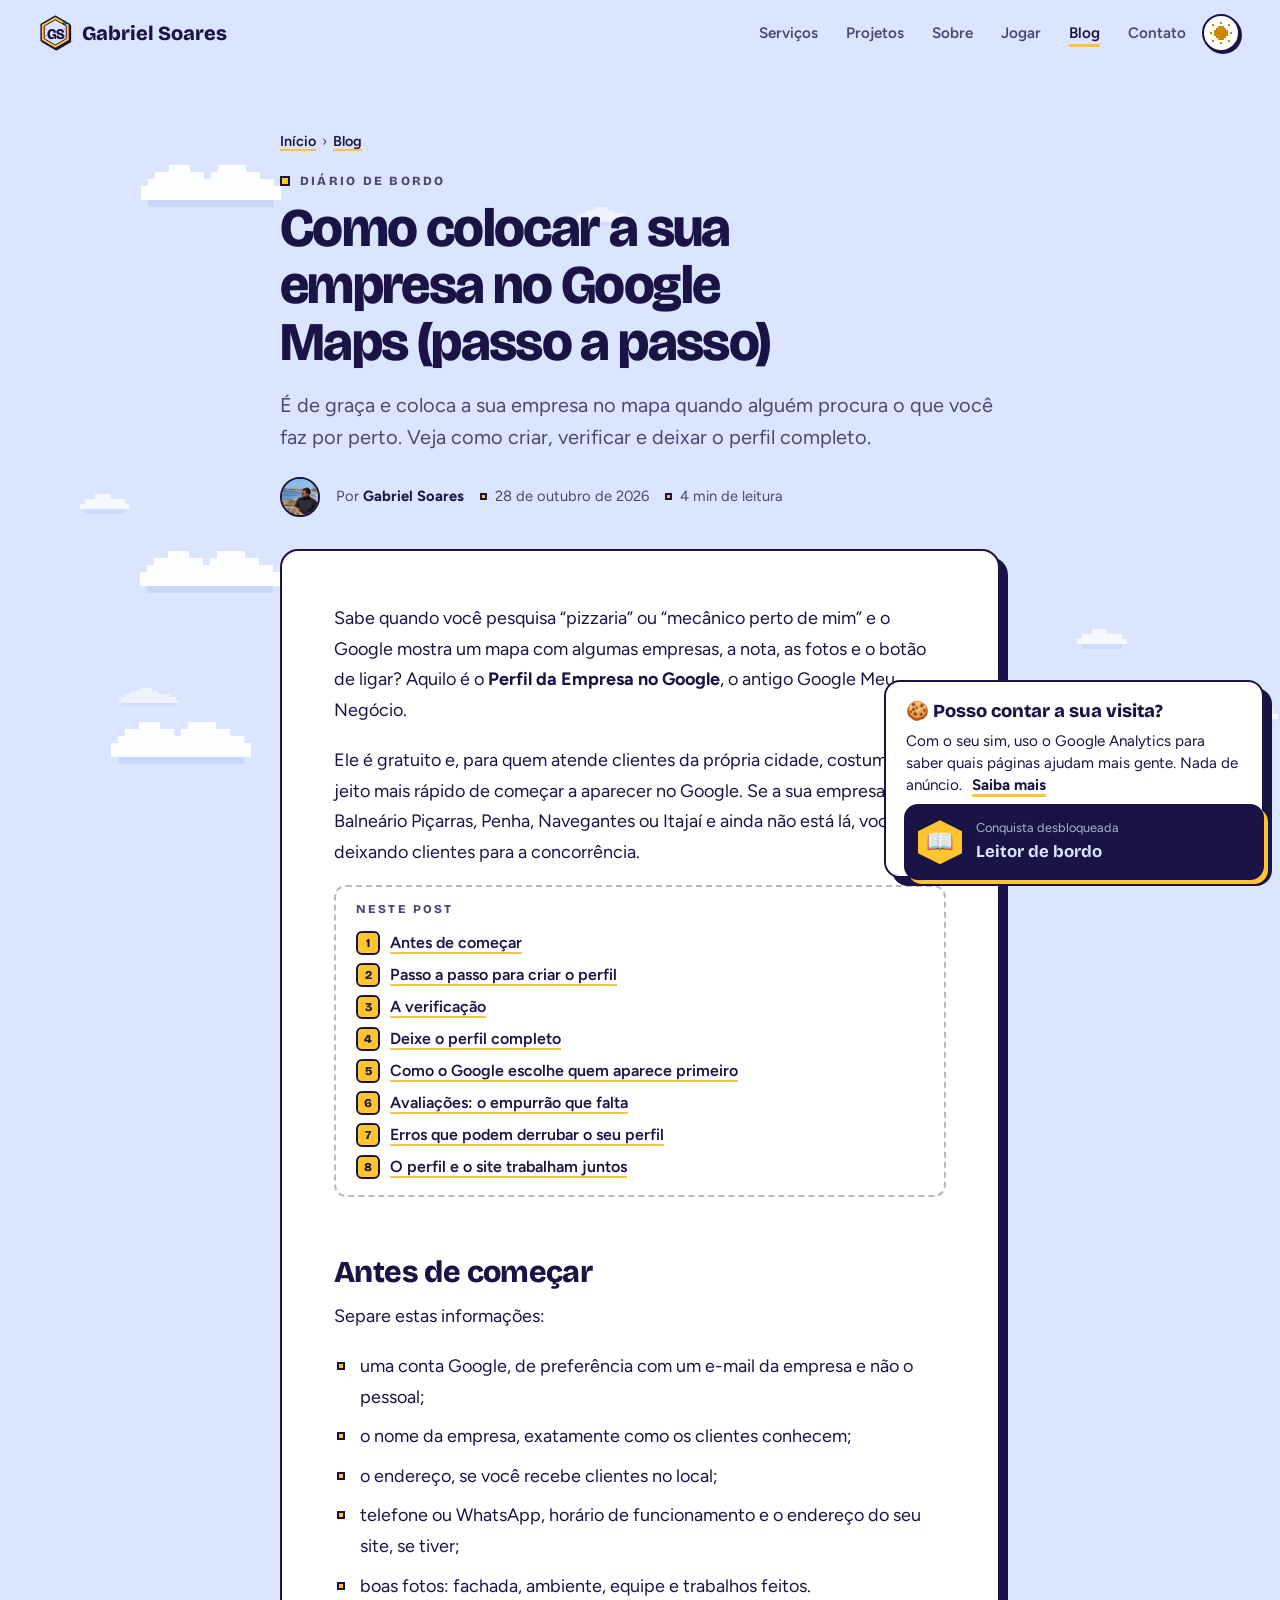
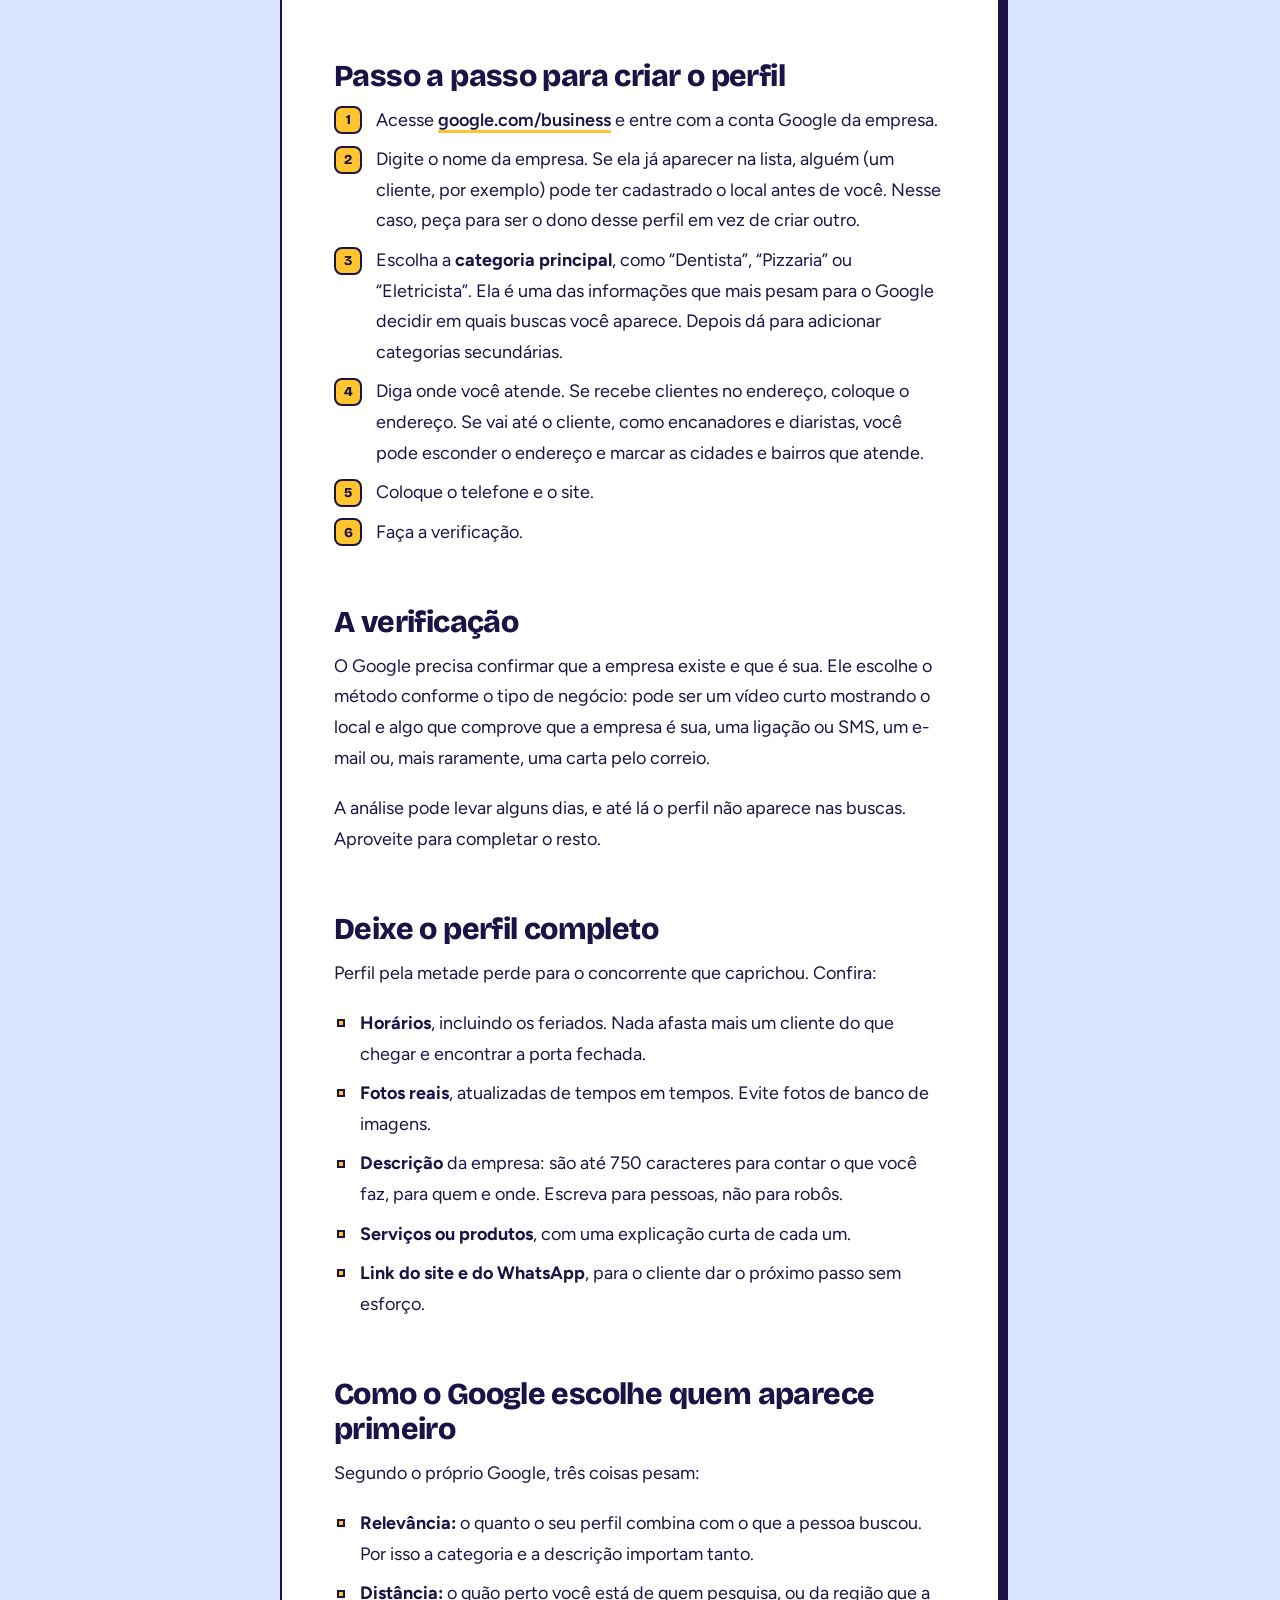
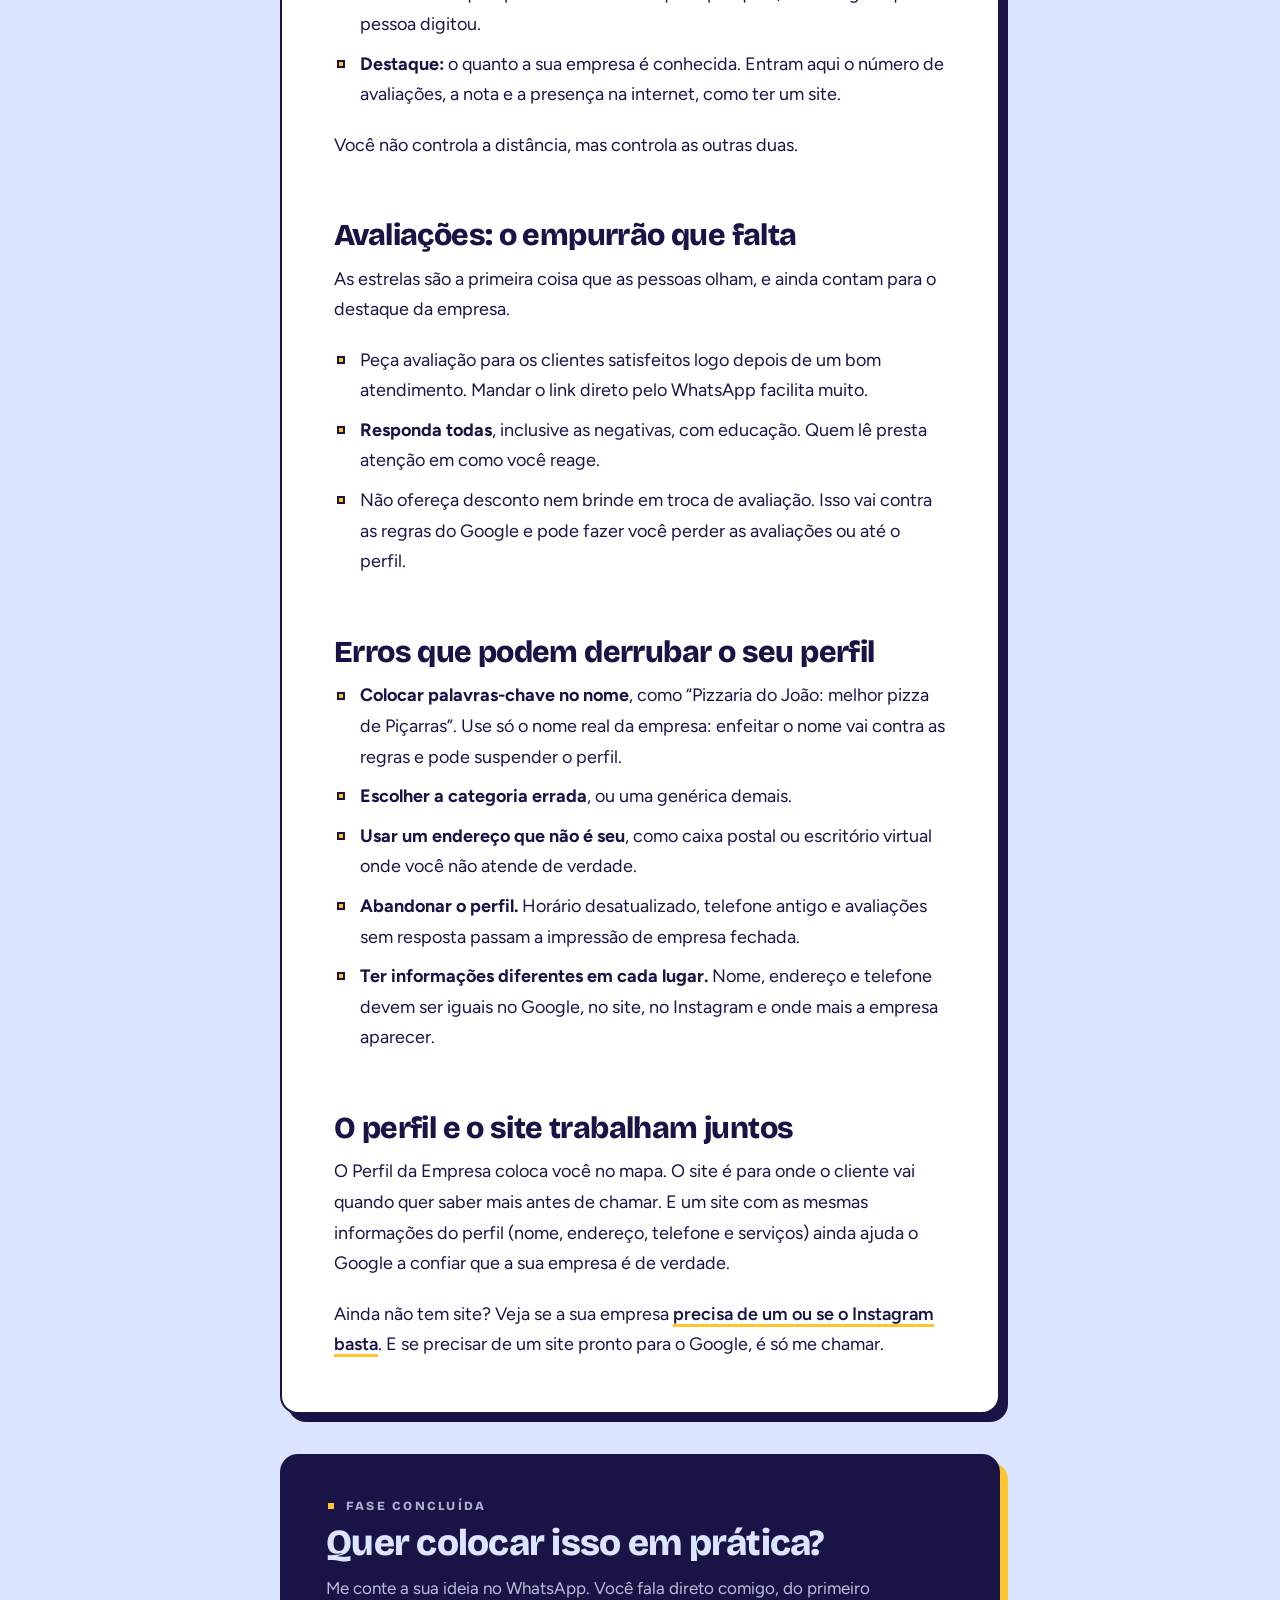
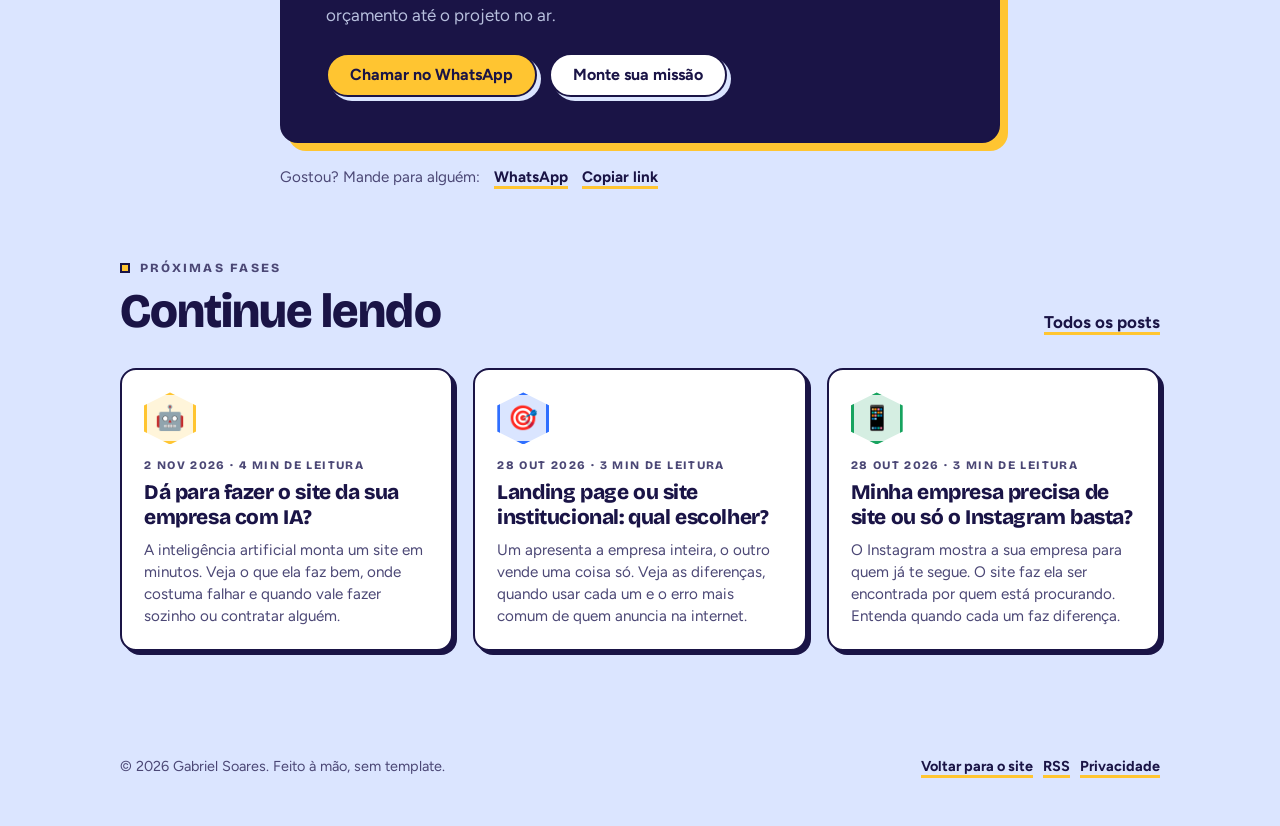
<file: blog/como-colocar-empresa-no-google-maps/index.html>
<!doctype html>
<!-- Gerado pelo gerar-blog.js a partir da pasta posts/. Edite o post lá, não aqui. -->
<html lang="pt-BR">
<head>
  <meta charset="utf-8">
  <meta name="viewport" content="width=device-width, initial-scale=1">
  <title>Como colocar a sua empresa no Google Maps (passo a passo) | Gabriel Soares</title>
  <meta name="description" content="É de graça e coloca a sua empresa no mapa quando alguém procura o que você faz por perto. Veja como criar, verificar e deixar o perfil completo.">
  <link rel="canonical" href="https://gabrielsoares.me/blog/como-colocar-empresa-no-google-maps/">
  <meta name="robots" content="index, follow">
  <meta name="author" content="Gabriel Soares">
  <meta name="theme-color" content="#ffc531">
  <meta name="color-scheme" content="light dark">

  <meta property="og:type" content="article">
  <meta property="og:locale" content="pt_BR">
  <meta property="og:site_name" content="Gabriel Soares">
  <meta property="og:url" content="https://gabrielsoares.me/blog/como-colocar-empresa-no-google-maps/">
  <meta property="og:title" content="Como colocar a sua empresa no Google Maps (passo a passo) | Gabriel Soares">
  <meta property="og:description" content="É de graça e coloca a sua empresa no mapa quando alguém procura o que você faz por perto. Veja como criar, verificar e deixar o perfil completo.">
  <meta property="og:image" content="https://gabrielsoares.me/logo/compartilhar.png">
  <meta property="og:image:width" content="1200">
  <meta property="og:image:height" content="630">
  <meta property="og:image:alt" content="Gabriel Soares: sites, sistemas e apps para a sua empresa">
  <meta name="twitter:card" content="summary_large_image">
  <meta property="article:published_time" content="2026-10-28">
  <meta property="article:author" content="Gabriel Soares">
  <link rel="alternate" type="application/rss+xml" title="Diário de bordo | Gabriel Soares" href="https://gabrielsoares.me/blog/feed.xml">

  <script type="application/ld+json">
{
  "@context": "https://schema.org",
  "@graph": [
    {
      "@type": "BlogPosting",
      "@id": "https://gabrielsoares.me/blog/como-colocar-empresa-no-google-maps/#post",
      "headline": "Como colocar a sua empresa no Google Maps (passo a passo)",
      "description": "É de graça e coloca a sua empresa no mapa quando alguém procura o que você faz por perto. Veja como criar, verificar e deixar o perfil completo.",
      "datePublished": "2026-10-28",
      "dateModified": "2026-10-28",
      "inLanguage": "pt-BR",
      "url": "https://gabrielsoares.me/blog/como-colocar-empresa-no-google-maps/",
      "mainEntityOfPage": "https://gabrielsoares.me/blog/como-colocar-empresa-no-google-maps/",
      "image": "https://gabrielsoares.me/logo/compartilhar.png",
      "author": {
        "@type": "Person",
        "@id": "https://gabrielsoares.me/#gabriel",
        "name": "Gabriel Soares",
        "url": "https://gabrielsoares.me/"
      },
      "publisher": {
        "@type": "Person",
        "@id": "https://gabrielsoares.me/#gabriel",
        "name": "Gabriel Soares",
        "url": "https://gabrielsoares.me/"
      },
      "isPartOf": {
        "@type": "Blog",
        "@id": "https://gabrielsoares.me/blog/#blog",
        "name": "Diário de bordo",
        "url": "https://gabrielsoares.me/blog/"
      }
    },
    {
      "@type": "BreadcrumbList",
      "itemListElement": [
        {
          "@type": "ListItem",
          "position": 1,
          "name": "Início",
          "item": "https://gabrielsoares.me/"
        },
        {
          "@type": "ListItem",
          "position": 2,
          "name": "Blog",
          "item": "https://gabrielsoares.me/blog/"
        },
        {
          "@type": "ListItem",
          "position": 3,
          "name": "Como colocar a sua empresa no Google Maps (passo a passo)",
          "item": "https://gabrielsoares.me/blog/como-colocar-empresa-no-google-maps/"
        }
      ]
    }
  ]
}
  </script>
  <link rel="icon" type="image/png" sizes="48x48" href="../../logo/favicon.png">
  <link rel="apple-touch-icon" href="../../logo/apple-touch-icon.png">
  <link rel="preload" href="../../fontes/bricolage-grotesque.woff2" as="font" type="font/woff2" crossorigin>
  <link rel="preload" href="../../fontes/figtree.woff2" as="font" type="font/woff2" crossorigin>
  <link rel="stylesheet" href="../../style.css?v=2026-11-02-melhorias">
  <script>try { var t = localStorage.getItem("gs-tema"); if (t) document.documentElement.dataset.tema = t; } catch (e) {}</script>
</head>
<body class="pagina-blog">
  <a class="pular" href="#conteudo">Pular para o conteúdo</a>
  <canvas class="fundo" id="fundo" aria-hidden="true"></canvas>

  <svg width="0" height="0" style="position:absolute" aria-hidden="true">
    <symbol id="selo-gs" viewBox="60 33 406 462">
      <path d="M256 47 438 152v208L256 465 74 360V152Z" fill="#1A1446" stroke="#1A1446" stroke-width="18" stroke-linejoin="round" transform="translate(14 16)"/>
      <path d="M256 47 438 152v208L256 465 74 360V152Z" fill="#FFC531" stroke="#1A1446" stroke-width="18" stroke-linejoin="round"/>
      <path d="M256 94 397 175v162l-141 81-141-81V175Z" fill="#DBE5FF" stroke="#1A1446" stroke-width="12" stroke-linejoin="round"/>
      <path d="M371 112h16v16h16v16h-16v16h-16v-16h-16v-16h16Z" fill="#17A35F" stroke="#1A1446" stroke-width="8" stroke-linejoin="round"/>
      <text x="256" y="335" text-anchor="middle" fill="#1A1446" font-family="Bricolage Grotesque, Arial, sans-serif" font-size="190" font-weight="800" letter-spacing="-18">GS</text>
      <path d="M122 212h22M368 212h22M122 300h22M368 300h22" stroke="#FF5A6E" stroke-width="10" stroke-linecap="round"/>
    </symbol>
  </svg>

  <header class="topo">
    <a class="marca" href="../../">
      <svg class="selo" aria-hidden="true"><use href="#selo-gs" /></svg>
      <span>Gabriel<span class="marca-sobrenome"> Soares</span></span>
    </a>
    <nav aria-label="Site">
      <a href="../../#servicos">Serviços</a>
      <a href="../../#projetos">Projetos</a>
      <a href="../../#sobre">Sobre</a>
      <a href="../../#jogo" class="so-largo">Jogar</a>
      <a href="../../blog/" aria-current="page">Blog</a>
      <a href="../../#contato">Contato</a>
    </nav>
    <button type="button" class="som tema" id="tema" aria-pressed="false" aria-label="Modo noite" title="Trocar entre dia e noite"></button>
  </header>

  <main id="conteudo">
    <article class="post">
      <header class="post-cabeca">
        <nav class="migalhas" aria-label="Você está aqui"><a href="../../">Início</a> <span aria-hidden="true">›</span> <a href="../">Blog</a></nav>
        <p class="olho">Diário de bordo</p>
        <h1>Como colocar a sua empresa no Google Maps (passo a passo)</h1>
        <p class="post-resumo">É de graça e coloca a sua empresa no mapa quando alguém procura o que você faz por perto. Veja como criar, verificar e deixar o perfil completo.</p>
        <p class="post-meta">
          <img class="post-autor" src="../../foto.jpg" alt="" width="40" height="40" style="object-position: 70% 25%">
          <span>Por <strong>Gabriel Soares</strong></span>
          <time datetime="2026-10-28">28 de outubro de 2026</time>
          <span>4 min de leitura</span>
        </p>
      </header>

      <div class="post-corpo">
<p>Sabe quando você pesquisa “pizzaria” ou “mecânico perto de mim” e o Google mostra um mapa com algumas empresas, a nota, as fotos e o botão de ligar? Aquilo é o <strong>Perfil da Empresa no Google</strong>, o antigo Google Meu Negócio.</p>
<p>Ele é gratuito e, para quem atende clientes da própria cidade, costuma ser o jeito mais rápido de começar a aparecer no Google. Se a sua empresa é de Balneário Piçarras, Penha, Navegantes ou Itajaí e ainda não está lá, você está deixando clientes para a concorrência.</p>
<nav class="post-indice" aria-labelledby="t-indice">
<p id="t-indice">Neste post</p>
<ol><li><a href="#antes-de-comecar">Antes de começar</a></li><li><a href="#passo-a-passo-para-criar-o-perfil">Passo a passo para criar o perfil</a></li><li><a href="#a-verificacao">A verificação</a></li><li><a href="#deixe-o-perfil-completo">Deixe o perfil completo</a></li><li><a href="#como-o-google-escolhe-quem-aparece-primeiro">Como o Google escolhe quem aparece primeiro</a></li><li><a href="#avaliacoes-o-empurrao-que-falta">Avaliações: o empurrão que falta</a></li><li><a href="#erros-que-podem-derrubar-o-seu-perfil">Erros que podem derrubar o seu perfil</a></li><li><a href="#o-perfil-e-o-site-trabalham-juntos">O perfil e o site trabalham juntos</a></li></ol>
</nav>
<h2 id="antes-de-comecar">Antes de começar</h2>
<p>Separe estas informações:</p>
<ul><li>uma conta Google, de preferência com um e-mail da empresa e não o pessoal;</li><li>o nome da empresa, exatamente como os clientes conhecem;</li><li>o endereço, se você recebe clientes no local;</li><li>telefone ou WhatsApp, horário de funcionamento e o endereço do seu site, se tiver;</li><li>boas fotos: fachada, ambiente, equipe e trabalhos feitos.</li></ul>
<h2 id="passo-a-passo-para-criar-o-perfil">Passo a passo para criar o perfil</h2>
<ol><li>Acesse <a href="https://www.google.com/business/" target="_blank" rel="noopener">google.com/business</a> e entre com a conta Google da empresa.</li><li>Digite o nome da empresa. Se ela já aparecer na lista, alguém (um cliente, por exemplo) pode ter cadastrado o local antes de você. Nesse caso, peça para ser o dono desse perfil em vez de criar outro.</li><li>Escolha a <strong>categoria principal</strong>, como “Dentista”, “Pizzaria” ou “Eletricista”. Ela é uma das informações que mais pesam para o Google decidir em quais buscas você aparece. Depois dá para adicionar categorias secundárias.</li><li>Diga onde você atende. Se recebe clientes no endereço, coloque o endereço. Se vai até o cliente, como encanadores e diaristas, você pode esconder o endereço e marcar as cidades e bairros que atende.</li><li>Coloque o telefone e o site.</li><li>Faça a verificação.</li></ol>
<h2 id="a-verificacao">A verificação</h2>
<p>O Google precisa confirmar que a empresa existe e que é sua. Ele escolhe o método conforme o tipo de negócio: pode ser um vídeo curto mostrando o local e algo que comprove que a empresa é sua, uma ligação ou SMS, um e-mail ou, mais raramente, uma carta pelo correio.</p>
<p>A análise pode levar alguns dias, e até lá o perfil não aparece nas buscas. Aproveite para completar o resto.</p>
<h2 id="deixe-o-perfil-completo">Deixe o perfil completo</h2>
<p>Perfil pela metade perde para o concorrente que caprichou. Confira:</p>
<ul><li><strong>Horários</strong>, incluindo os feriados. Nada afasta mais um cliente do que chegar e encontrar a porta fechada.</li><li><strong>Fotos reais</strong>, atualizadas de tempos em tempos. Evite fotos de banco de imagens.</li><li><strong>Descrição</strong> da empresa: são até 750 caracteres para contar o que você faz, para quem e onde. Escreva para pessoas, não para robôs.</li><li><strong>Serviços ou produtos</strong>, com uma explicação curta de cada um.</li><li><strong>Link do site e do WhatsApp</strong>, para o cliente dar o próximo passo sem esforço.</li></ul>
<h2 id="como-o-google-escolhe-quem-aparece-primeiro">Como o Google escolhe quem aparece primeiro</h2>
<p>Segundo o próprio Google, três coisas pesam:</p>
<ul><li><strong>Relevância:</strong> o quanto o seu perfil combina com o que a pessoa buscou. Por isso a categoria e a descrição importam tanto.</li><li><strong>Distância:</strong> o quão perto você está de quem pesquisa, ou da região que a pessoa digitou.</li><li><strong>Destaque:</strong> o quanto a sua empresa é conhecida. Entram aqui o número de avaliações, a nota e a presença na internet, como ter um site.</li></ul>
<p>Você não controla a distância, mas controla as outras duas.</p>
<h2 id="avaliacoes-o-empurrao-que-falta">Avaliações: o empurrão que falta</h2>
<p>As estrelas são a primeira coisa que as pessoas olham, e ainda contam para o destaque da empresa.</p>
<ul><li>Peça avaliação para os clientes satisfeitos logo depois de um bom atendimento. Mandar o link direto pelo WhatsApp facilita muito.</li><li><strong>Responda todas</strong>, inclusive as negativas, com educação. Quem lê presta atenção em como você reage.</li><li>Não ofereça desconto nem brinde em troca de avaliação. Isso vai contra as regras do Google e pode fazer você perder as avaliações ou até o perfil.</li></ul>
<h2 id="erros-que-podem-derrubar-o-seu-perfil">Erros que podem derrubar o seu perfil</h2>
<ul><li><strong>Colocar palavras-chave no nome</strong>, como “Pizzaria do João: melhor pizza de Piçarras”. Use só o nome real da empresa: enfeitar o nome vai contra as regras e pode suspender o perfil.</li><li><strong>Escolher a categoria errada</strong>, ou uma genérica demais.</li><li><strong>Usar um endereço que não é seu</strong>, como caixa postal ou escritório virtual onde você não atende de verdade.</li><li><strong>Abandonar o perfil.</strong> Horário desatualizado, telefone antigo e avaliações sem resposta passam a impressão de empresa fechada.</li><li><strong>Ter informações diferentes em cada lugar.</strong> Nome, endereço e telefone devem ser iguais no Google, no site, no Instagram e onde mais a empresa aparecer.</li></ul>
<h2 id="o-perfil-e-o-site-trabalham-juntos">O perfil e o site trabalham juntos</h2>
<p>O Perfil da Empresa coloca você no mapa. O site é para onde o cliente vai quando quer saber mais antes de chamar. E um site com as mesmas informações do perfil (nome, endereço, telefone e serviços) ainda ajuda o Google a confiar que a sua empresa é de verdade.</p>
<p>Ainda não tem site? Veja se a sua empresa <a href="../site-ou-instagram/">precisa de um ou se o Instagram basta</a>. E se precisar de um site pronto para o Google, é só me chamar.</p>
      </div>

      <aside class="post-fim" id="fim-do-post" aria-labelledby="t-fim">
        <p class="olho">Fase concluída</p>
        <h2 id="t-fim">Quer colocar isso em prática?</h2>
        <p>Me conte a sua ideia no WhatsApp. Você fala direto comigo, do primeiro orçamento até o projeto no ar.</p>
        <div class="acoes">
          <a class="botao primario" href="https://wa.me/5547992201382?text=Oi%20Gabriel!%20Li%20o%20post%20%E2%80%9CComo%20colocar%20a%20sua%20empresa%20no%20Google%20Maps%20(passo%20a%20passo)%E2%80%9D%20no%20seu%20site%20e%20quero%20conversar." target="_blank" rel="noopener">Chamar no WhatsApp</a>
          <a class="botao" href="../../#contato">Monte sua missão</a>
        </div>
      </aside>

      <p class="post-compartilhar">
        Gostou? Mande para alguém:
        <a class="botao-link" href="https://wa.me/?text=Como%20colocar%20a%20sua%20empresa%20no%20Google%20Maps%20(passo%20a%20passo)%20https%3A%2F%2Fgabrielsoares.me%2Fblog%2Fcomo-colocar-empresa-no-google-maps%2F" target="_blank" rel="noopener">WhatsApp</a>
        <button type="button" class="botao-link" id="copiar-link">Copiar link</button>
      </p>
    </article>

    <section class="secao" aria-labelledby="t-mais">
      <div class="secao-cabeca">
        <div>
          <p class="olho">Próximas fases</p>
          <h2 id="t-mais">Continue lendo</h2>
        </div>
        <p><a class="botao-link" href="../">Todos os posts</a></p>
      </div>
      <ul class="posts">
      <li class="post-card">
        <span class="medalha" aria-hidden="true">🤖</span>
        <div class="post-card-texto">
          <p class="post-card-meta"><time datetime="2026-11-02">2 nov 2026</time> · 4 min de leitura</p>
          <h3><a href="../site-feito-com-ia/">Dá para fazer o site da sua empresa com IA?</a></h3>
          <p>A inteligência artificial monta um site em minutos. Veja o que ela faz bem, onde costuma falhar e quando vale fazer sozinho ou contratar alguém.</p>
        </div>
      </li>
      <li class="post-card">
        <span class="medalha" aria-hidden="true">🎯</span>
        <div class="post-card-texto">
          <p class="post-card-meta"><time datetime="2026-10-28">28 out 2026</time> · 3 min de leitura</p>
          <h3><a href="../landing-page-ou-site-institucional/">Landing page ou site institucional: qual escolher?</a></h3>
          <p>Um apresenta a empresa inteira, o outro vende uma coisa só. Veja as diferenças, quando usar cada um e o erro mais comum de quem anuncia na internet.</p>
        </div>
      </li>
      <li class="post-card">
        <span class="medalha" aria-hidden="true">📱</span>
        <div class="post-card-texto">
          <p class="post-card-meta"><time datetime="2026-10-28">28 out 2026</time> · 3 min de leitura</p>
          <h3><a href="../site-ou-instagram/">Minha empresa precisa de site ou só o Instagram basta?</a></h3>
          <p>O Instagram mostra a sua empresa para quem já te segue. O site faz ela ser encontrada por quem está procurando. Entenda quando cada um faz diferença.</p>
        </div>
      </li>
      </ul>
    </section>
  </main>

  <footer class="rodape">
    <p>© 2026 Gabriel Soares. Feito à mão, sem template.</p>
    <p><a class="botao-link" href="../../">Voltar para o site</a> <a class="botao-link" href="../../blog/feed.xml">RSS</a> <a class="botao-link" href="../../privacidade/">Privacidade</a></p>
  </footer>

  <div class="progresso" id="progresso" aria-hidden="true"></div>
  <div class="toasts" id="toasts" aria-live="polite" popover="manual"></div>

  <script src="../../medicao.js?v=2026-11-02-melhorias"></script>
  <script src="../../ceu.js?v=2026-11-02-melhorias"></script>
  <script src="../../blog.js?v=2026-11-02-melhorias"></script>
</body>
</html>
</file>
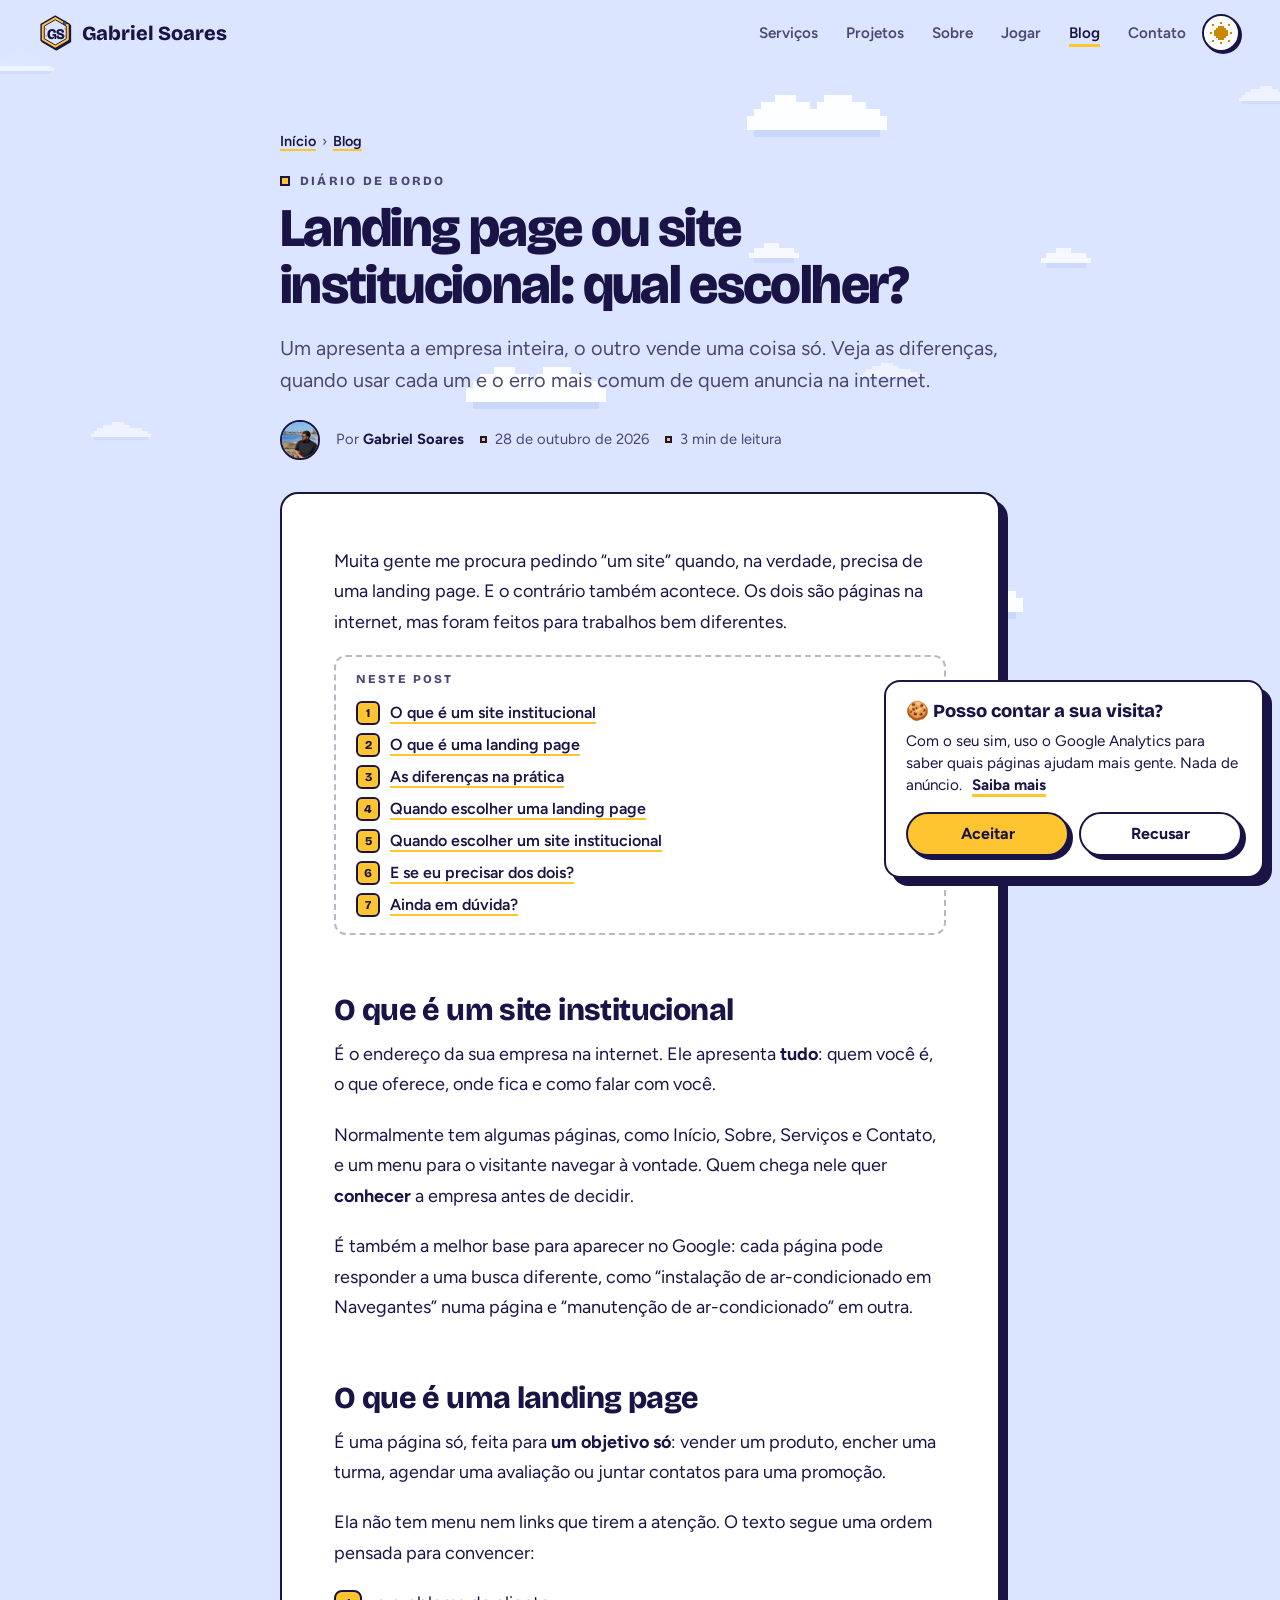
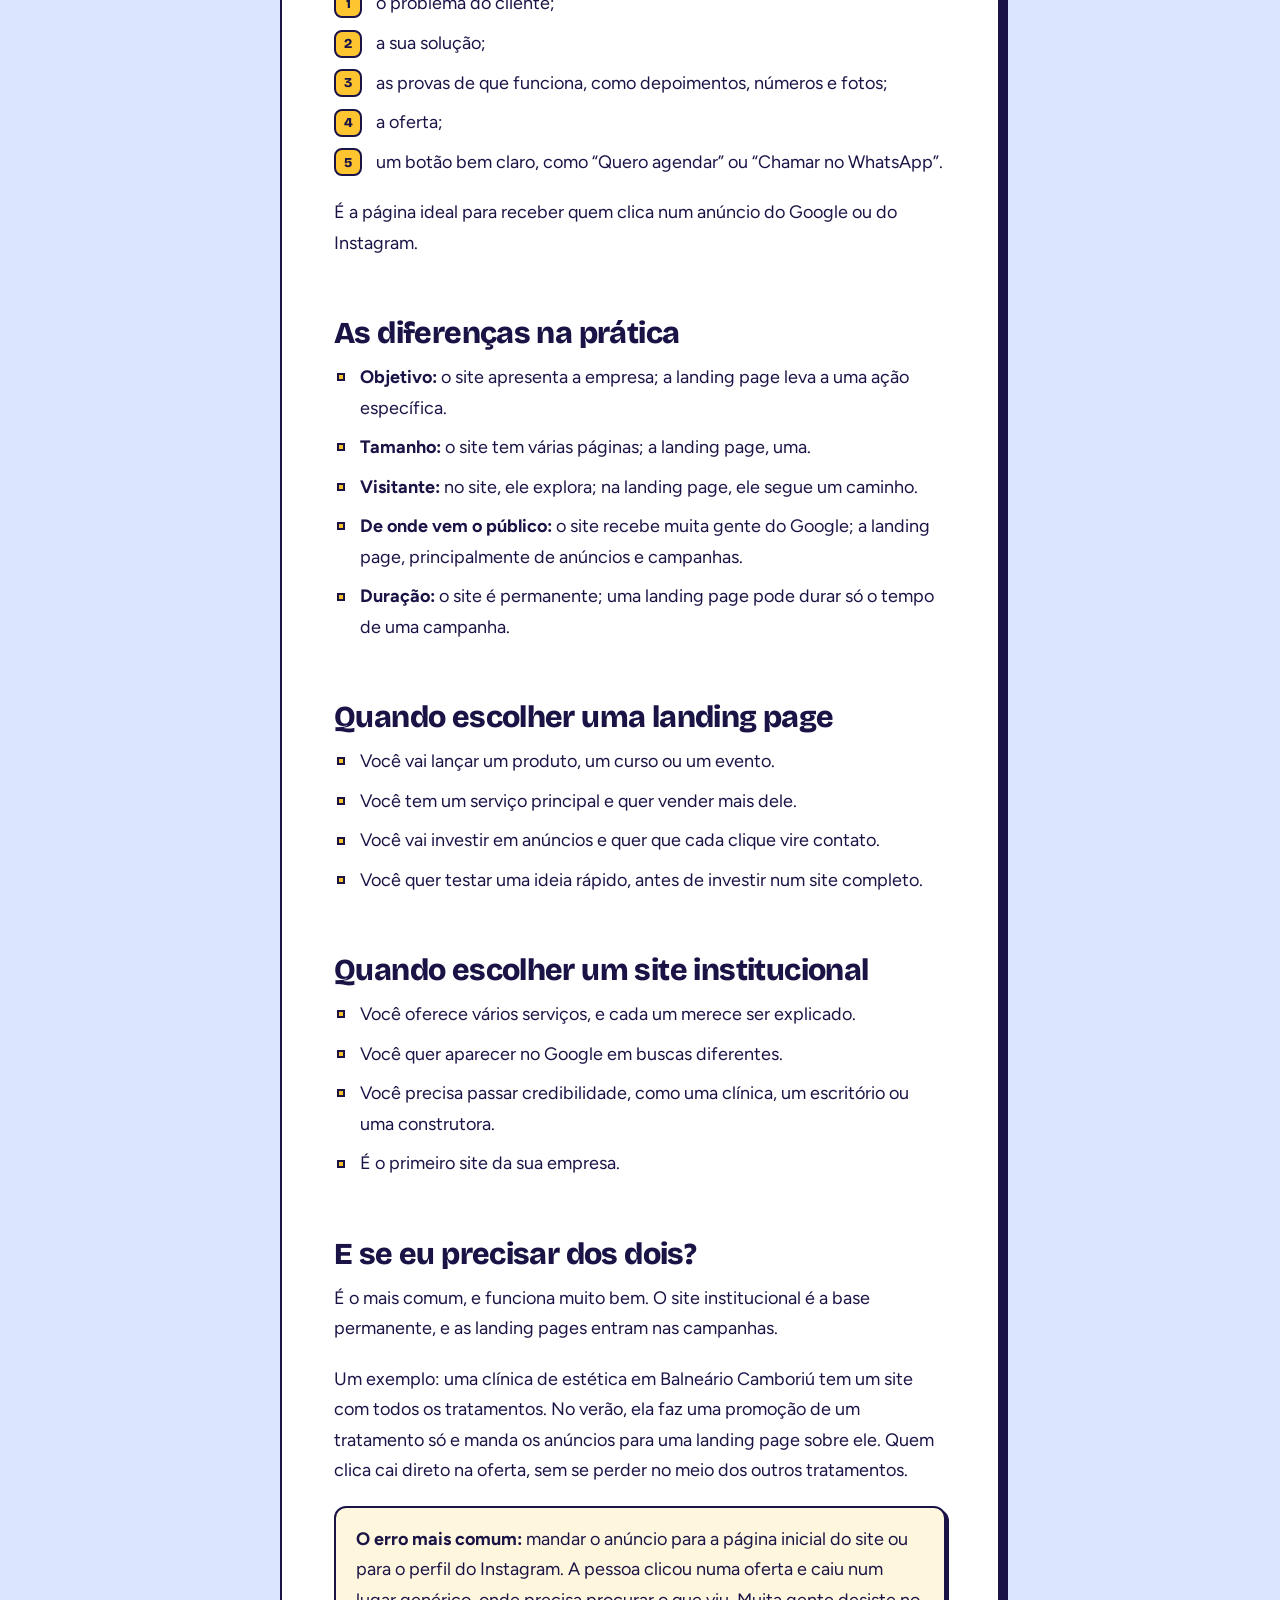
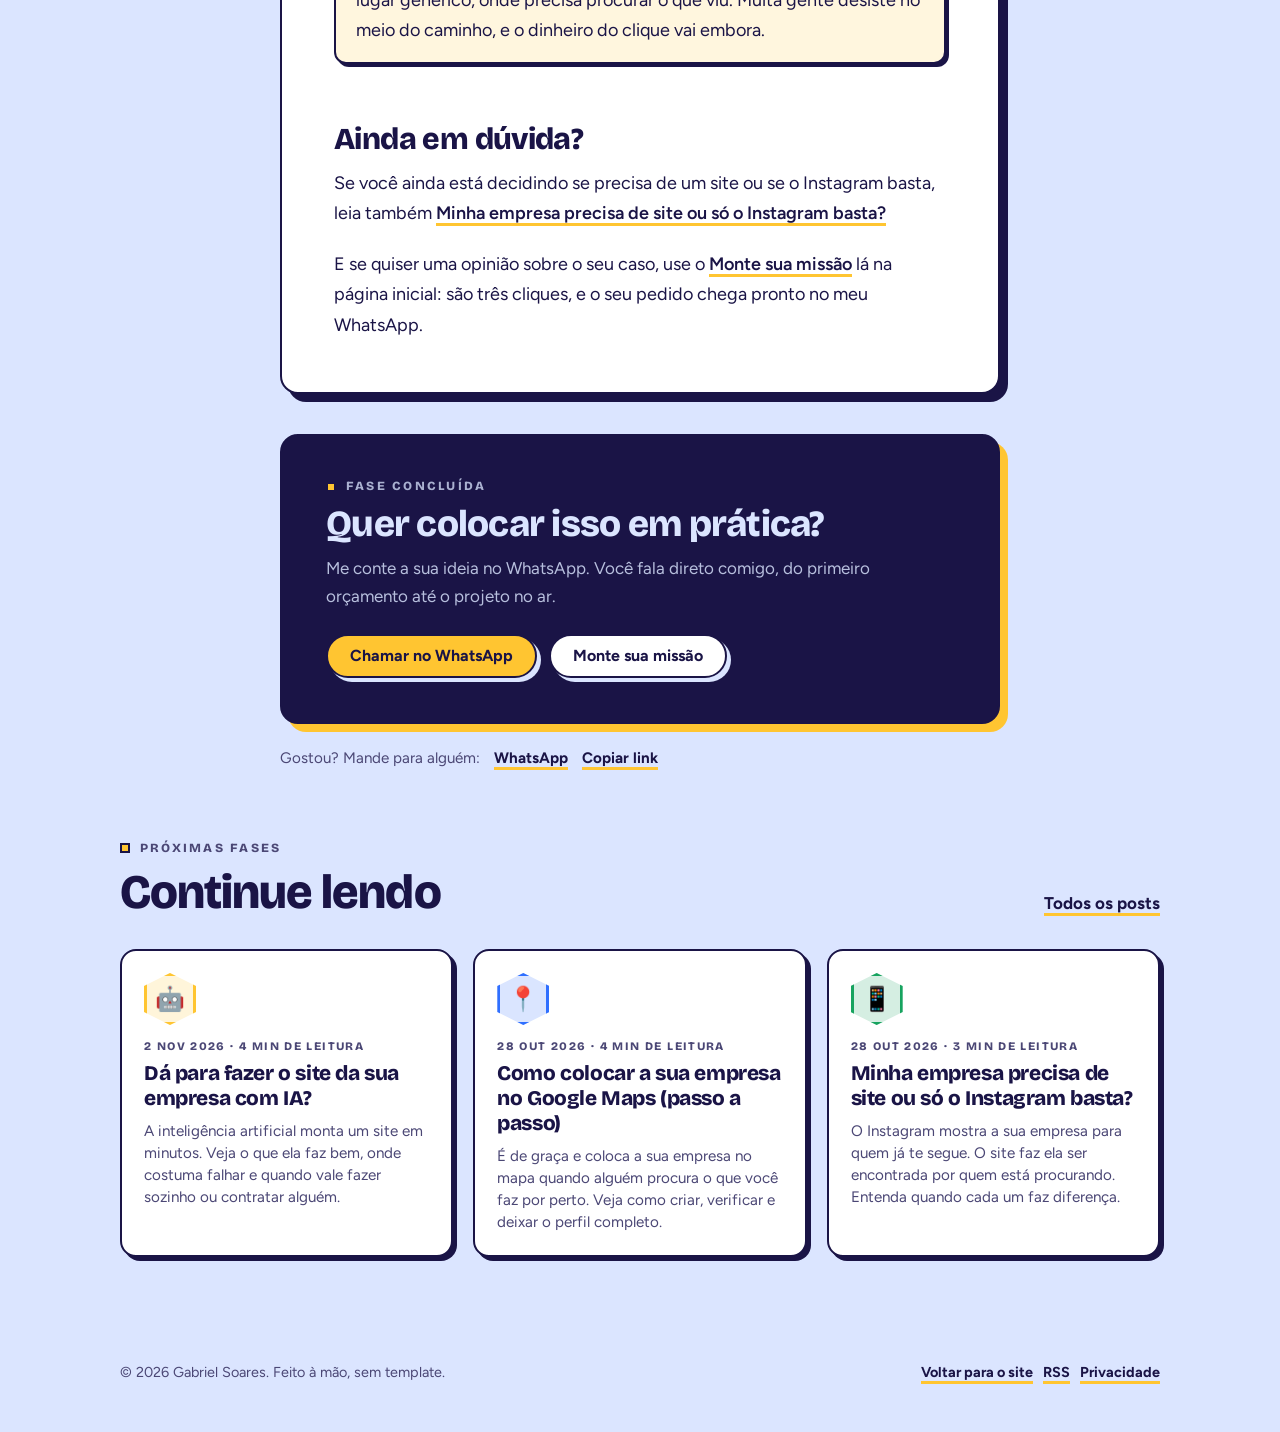
<file: blog/landing-page-ou-site-institucional/index.html>
<!doctype html>
<!-- Gerado pelo gerar-blog.js a partir da pasta posts/. Edite o post lá, não aqui. -->
<html lang="pt-BR">
<head>
  <meta charset="utf-8">
  <meta name="viewport" content="width=device-width, initial-scale=1">
  <title>Landing page ou site institucional: qual escolher? | Gabriel Soares</title>
  <meta name="description" content="Um apresenta a empresa inteira, o outro vende uma coisa só. Veja as diferenças, quando usar cada um e o erro mais comum de quem anuncia na internet.">
  <link rel="canonical" href="https://gabrielsoares.me/blog/landing-page-ou-site-institucional/">
  <meta name="robots" content="index, follow">
  <meta name="author" content="Gabriel Soares">
  <meta name="theme-color" content="#ffc531">
  <meta name="color-scheme" content="light dark">

  <meta property="og:type" content="article">
  <meta property="og:locale" content="pt_BR">
  <meta property="og:site_name" content="Gabriel Soares">
  <meta property="og:url" content="https://gabrielsoares.me/blog/landing-page-ou-site-institucional/">
  <meta property="og:title" content="Landing page ou site institucional: qual escolher? | Gabriel Soares">
  <meta property="og:description" content="Um apresenta a empresa inteira, o outro vende uma coisa só. Veja as diferenças, quando usar cada um e o erro mais comum de quem anuncia na internet.">
  <meta property="og:image" content="https://gabrielsoares.me/logo/compartilhar.png">
  <meta property="og:image:width" content="1200">
  <meta property="og:image:height" content="630">
  <meta property="og:image:alt" content="Gabriel Soares: sites, sistemas e apps para a sua empresa">
  <meta name="twitter:card" content="summary_large_image">
  <meta property="article:published_time" content="2026-10-28">
  <meta property="article:author" content="Gabriel Soares">
  <link rel="alternate" type="application/rss+xml" title="Diário de bordo | Gabriel Soares" href="https://gabrielsoares.me/blog/feed.xml">

  <script type="application/ld+json">
{
  "@context": "https://schema.org",
  "@graph": [
    {
      "@type": "BlogPosting",
      "@id": "https://gabrielsoares.me/blog/landing-page-ou-site-institucional/#post",
      "headline": "Landing page ou site institucional: qual escolher?",
      "description": "Um apresenta a empresa inteira, o outro vende uma coisa só. Veja as diferenças, quando usar cada um e o erro mais comum de quem anuncia na internet.",
      "datePublished": "2026-10-28",
      "dateModified": "2026-10-28",
      "inLanguage": "pt-BR",
      "url": "https://gabrielsoares.me/blog/landing-page-ou-site-institucional/",
      "mainEntityOfPage": "https://gabrielsoares.me/blog/landing-page-ou-site-institucional/",
      "image": "https://gabrielsoares.me/logo/compartilhar.png",
      "author": {
        "@type": "Person",
        "@id": "https://gabrielsoares.me/#gabriel",
        "name": "Gabriel Soares",
        "url": "https://gabrielsoares.me/"
      },
      "publisher": {
        "@type": "Person",
        "@id": "https://gabrielsoares.me/#gabriel",
        "name": "Gabriel Soares",
        "url": "https://gabrielsoares.me/"
      },
      "isPartOf": {
        "@type": "Blog",
        "@id": "https://gabrielsoares.me/blog/#blog",
        "name": "Diário de bordo",
        "url": "https://gabrielsoares.me/blog/"
      }
    },
    {
      "@type": "BreadcrumbList",
      "itemListElement": [
        {
          "@type": "ListItem",
          "position": 1,
          "name": "Início",
          "item": "https://gabrielsoares.me/"
        },
        {
          "@type": "ListItem",
          "position": 2,
          "name": "Blog",
          "item": "https://gabrielsoares.me/blog/"
        },
        {
          "@type": "ListItem",
          "position": 3,
          "name": "Landing page ou site institucional: qual escolher?",
          "item": "https://gabrielsoares.me/blog/landing-page-ou-site-institucional/"
        }
      ]
    }
  ]
}
  </script>
  <link rel="icon" type="image/png" sizes="48x48" href="../../logo/favicon.png">
  <link rel="apple-touch-icon" href="../../logo/apple-touch-icon.png">
  <link rel="preload" href="../../fontes/bricolage-grotesque.woff2" as="font" type="font/woff2" crossorigin>
  <link rel="preload" href="../../fontes/figtree.woff2" as="font" type="font/woff2" crossorigin>
  <link rel="stylesheet" href="../../style.css?v=2026-11-02-melhorias">
  <script>try { var t = localStorage.getItem("gs-tema"); if (t) document.documentElement.dataset.tema = t; } catch (e) {}</script>
</head>
<body class="pagina-blog">
  <a class="pular" href="#conteudo">Pular para o conteúdo</a>
  <canvas class="fundo" id="fundo" aria-hidden="true"></canvas>

  <svg width="0" height="0" style="position:absolute" aria-hidden="true">
    <symbol id="selo-gs" viewBox="60 33 406 462">
      <path d="M256 47 438 152v208L256 465 74 360V152Z" fill="#1A1446" stroke="#1A1446" stroke-width="18" stroke-linejoin="round" transform="translate(14 16)"/>
      <path d="M256 47 438 152v208L256 465 74 360V152Z" fill="#FFC531" stroke="#1A1446" stroke-width="18" stroke-linejoin="round"/>
      <path d="M256 94 397 175v162l-141 81-141-81V175Z" fill="#DBE5FF" stroke="#1A1446" stroke-width="12" stroke-linejoin="round"/>
      <path d="M371 112h16v16h16v16h-16v16h-16v-16h-16v-16h16Z" fill="#17A35F" stroke="#1A1446" stroke-width="8" stroke-linejoin="round"/>
      <text x="256" y="335" text-anchor="middle" fill="#1A1446" font-family="Bricolage Grotesque, Arial, sans-serif" font-size="190" font-weight="800" letter-spacing="-18">GS</text>
      <path d="M122 212h22M368 212h22M122 300h22M368 300h22" stroke="#FF5A6E" stroke-width="10" stroke-linecap="round"/>
    </symbol>
  </svg>

  <header class="topo">
    <a class="marca" href="../../">
      <svg class="selo" aria-hidden="true"><use href="#selo-gs" /></svg>
      <span>Gabriel<span class="marca-sobrenome"> Soares</span></span>
    </a>
    <nav aria-label="Site">
      <a href="../../#servicos">Serviços</a>
      <a href="../../#projetos">Projetos</a>
      <a href="../../#sobre">Sobre</a>
      <a href="../../#jogo" class="so-largo">Jogar</a>
      <a href="../../blog/" aria-current="page">Blog</a>
      <a href="../../#contato">Contato</a>
    </nav>
    <button type="button" class="som tema" id="tema" aria-pressed="false" aria-label="Modo noite" title="Trocar entre dia e noite"></button>
  </header>

  <main id="conteudo">
    <article class="post">
      <header class="post-cabeca">
        <nav class="migalhas" aria-label="Você está aqui"><a href="../../">Início</a> <span aria-hidden="true">›</span> <a href="../">Blog</a></nav>
        <p class="olho">Diário de bordo</p>
        <h1>Landing page ou site institucional: qual escolher?</h1>
        <p class="post-resumo">Um apresenta a empresa inteira, o outro vende uma coisa só. Veja as diferenças, quando usar cada um e o erro mais comum de quem anuncia na internet.</p>
        <p class="post-meta">
          <img class="post-autor" src="../../foto.jpg" alt="" width="40" height="40" style="object-position: 70% 25%">
          <span>Por <strong>Gabriel Soares</strong></span>
          <time datetime="2026-10-28">28 de outubro de 2026</time>
          <span>3 min de leitura</span>
        </p>
      </header>

      <div class="post-corpo">
<p>Muita gente me procura pedindo “um site” quando, na verdade, precisa de uma landing page. E o contrário também acontece. Os dois são páginas na internet, mas foram feitos para trabalhos bem diferentes.</p>
<nav class="post-indice" aria-labelledby="t-indice">
<p id="t-indice">Neste post</p>
<ol><li><a href="#o-que-e-um-site-institucional">O que é um site institucional</a></li><li><a href="#o-que-e-uma-landing-page">O que é uma landing page</a></li><li><a href="#as-diferencas-na-pratica">As diferenças na prática</a></li><li><a href="#quando-escolher-uma-landing-page">Quando escolher uma landing page</a></li><li><a href="#quando-escolher-um-site-institucional">Quando escolher um site institucional</a></li><li><a href="#e-se-eu-precisar-dos-dois">E se eu precisar dos dois?</a></li><li><a href="#ainda-em-duvida">Ainda em dúvida?</a></li></ol>
</nav>
<h2 id="o-que-e-um-site-institucional">O que é um site institucional</h2>
<p>É o endereço da sua empresa na internet. Ele apresenta <strong>tudo</strong>: quem você é, o que oferece, onde fica e como falar com você.</p>
<p>Normalmente tem algumas páginas, como Início, Sobre, Serviços e Contato, e um menu para o visitante navegar à vontade. Quem chega nele quer <strong>conhecer</strong> a empresa antes de decidir.</p>
<p>É também a melhor base para aparecer no Google: cada página pode responder a uma busca diferente, como “instalação de ar-condicionado em Navegantes” numa página e “manutenção de ar-condicionado” em outra.</p>
<h2 id="o-que-e-uma-landing-page">O que é uma landing page</h2>
<p>É uma página só, feita para <strong>um objetivo só</strong>: vender um produto, encher uma turma, agendar uma avaliação ou juntar contatos para uma promoção.</p>
<p>Ela não tem menu nem links que tirem a atenção. O texto segue uma ordem pensada para convencer:</p>
<ol><li>o problema do cliente;</li><li>a sua solução;</li><li>as provas de que funciona, como depoimentos, números e fotos;</li><li>a oferta;</li><li>um botão bem claro, como “Quero agendar” ou “Chamar no WhatsApp”.</li></ol>
<p>É a página ideal para receber quem clica num anúncio do Google ou do Instagram.</p>
<h2 id="as-diferencas-na-pratica">As diferenças na prática</h2>
<ul><li><strong>Objetivo:</strong> o site apresenta a empresa; a landing page leva a uma ação específica.</li><li><strong>Tamanho:</strong> o site tem várias páginas; a landing page, uma.</li><li><strong>Visitante:</strong> no site, ele explora; na landing page, ele segue um caminho.</li><li><strong>De onde vem o público:</strong> o site recebe muita gente do Google; a landing page, principalmente de anúncios e campanhas.</li><li><strong>Duração:</strong> o site é permanente; uma landing page pode durar só o tempo de uma campanha.</li></ul>
<h2 id="quando-escolher-uma-landing-page">Quando escolher uma landing page</h2>
<ul><li>Você vai lançar um produto, um curso ou um evento.</li><li>Você tem um serviço principal e quer vender mais dele.</li><li>Você vai investir em anúncios e quer que cada clique vire contato.</li><li>Você quer testar uma ideia rápido, antes de investir num site completo.</li></ul>
<h2 id="quando-escolher-um-site-institucional">Quando escolher um site institucional</h2>
<ul><li>Você oferece vários serviços, e cada um merece ser explicado.</li><li>Você quer aparecer no Google em buscas diferentes.</li><li>Você precisa passar credibilidade, como uma clínica, um escritório ou uma construtora.</li><li>É o primeiro site da sua empresa.</li></ul>
<h2 id="e-se-eu-precisar-dos-dois">E se eu precisar dos dois?</h2>
<p>É o mais comum, e funciona muito bem. O site institucional é a base permanente, e as landing pages entram nas campanhas.</p>
<p>Um exemplo: uma clínica de estética em Balneário Camboriú tem um site com todos os tratamentos. No verão, ela faz uma promoção de um tratamento só e manda os anúncios para uma landing page sobre ele. Quem clica cai direto na oferta, sem se perder no meio dos outros tratamentos.</p>
<blockquote><p><strong>O erro mais comum:</strong> mandar o anúncio para a página inicial do site ou para o perfil do Instagram. A pessoa clicou numa oferta e caiu num lugar genérico, onde precisa procurar o que viu. Muita gente desiste no meio do caminho, e o dinheiro do clique vai embora.</p></blockquote>
<h2 id="ainda-em-duvida">Ainda em dúvida?</h2>
<p>Se você ainda está decidindo se precisa de um site ou se o Instagram basta, leia também <a href="../site-ou-instagram/">Minha empresa precisa de site ou só o Instagram basta?</a></p>
<p>E se quiser uma opinião sobre o seu caso, use o <a href="../../#contato">Monte sua missão</a> lá na página inicial: são três cliques, e o seu pedido chega pronto no meu WhatsApp.</p>
      </div>

      <aside class="post-fim" id="fim-do-post" aria-labelledby="t-fim">
        <p class="olho">Fase concluída</p>
        <h2 id="t-fim">Quer colocar isso em prática?</h2>
        <p>Me conte a sua ideia no WhatsApp. Você fala direto comigo, do primeiro orçamento até o projeto no ar.</p>
        <div class="acoes">
          <a class="botao primario" href="https://wa.me/5547992201382?text=Oi%20Gabriel!%20Li%20o%20post%20%E2%80%9CLanding%20page%20ou%20site%20institucional%3A%20qual%20escolher%3F%E2%80%9D%20no%20seu%20site%20e%20quero%20conversar." target="_blank" rel="noopener">Chamar no WhatsApp</a>
          <a class="botao" href="../../#contato">Monte sua missão</a>
        </div>
      </aside>

      <p class="post-compartilhar">
        Gostou? Mande para alguém:
        <a class="botao-link" href="https://wa.me/?text=Landing%20page%20ou%20site%20institucional%3A%20qual%20escolher%3F%20https%3A%2F%2Fgabrielsoares.me%2Fblog%2Flanding-page-ou-site-institucional%2F" target="_blank" rel="noopener">WhatsApp</a>
        <button type="button" class="botao-link" id="copiar-link">Copiar link</button>
      </p>
    </article>

    <section class="secao" aria-labelledby="t-mais">
      <div class="secao-cabeca">
        <div>
          <p class="olho">Próximas fases</p>
          <h2 id="t-mais">Continue lendo</h2>
        </div>
        <p><a class="botao-link" href="../">Todos os posts</a></p>
      </div>
      <ul class="posts">
      <li class="post-card">
        <span class="medalha" aria-hidden="true">🤖</span>
        <div class="post-card-texto">
          <p class="post-card-meta"><time datetime="2026-11-02">2 nov 2026</time> · 4 min de leitura</p>
          <h3><a href="../site-feito-com-ia/">Dá para fazer o site da sua empresa com IA?</a></h3>
          <p>A inteligência artificial monta um site em minutos. Veja o que ela faz bem, onde costuma falhar e quando vale fazer sozinho ou contratar alguém.</p>
        </div>
      </li>
      <li class="post-card">
        <span class="medalha" aria-hidden="true">📍</span>
        <div class="post-card-texto">
          <p class="post-card-meta"><time datetime="2026-10-28">28 out 2026</time> · 4 min de leitura</p>
          <h3><a href="../como-colocar-empresa-no-google-maps/">Como colocar a sua empresa no Google Maps (passo a passo)</a></h3>
          <p>É de graça e coloca a sua empresa no mapa quando alguém procura o que você faz por perto. Veja como criar, verificar e deixar o perfil completo.</p>
        </div>
      </li>
      <li class="post-card">
        <span class="medalha" aria-hidden="true">📱</span>
        <div class="post-card-texto">
          <p class="post-card-meta"><time datetime="2026-10-28">28 out 2026</time> · 3 min de leitura</p>
          <h3><a href="../site-ou-instagram/">Minha empresa precisa de site ou só o Instagram basta?</a></h3>
          <p>O Instagram mostra a sua empresa para quem já te segue. O site faz ela ser encontrada por quem está procurando. Entenda quando cada um faz diferença.</p>
        </div>
      </li>
      </ul>
    </section>
  </main>

  <footer class="rodape">
    <p>© 2026 Gabriel Soares. Feito à mão, sem template.</p>
    <p><a class="botao-link" href="../../">Voltar para o site</a> <a class="botao-link" href="../../blog/feed.xml">RSS</a> <a class="botao-link" href="../../privacidade/">Privacidade</a></p>
  </footer>

  <div class="progresso" id="progresso" aria-hidden="true"></div>
  <div class="toasts" id="toasts" aria-live="polite" popover="manual"></div>

  <script src="../../medicao.js?v=2026-11-02-melhorias"></script>
  <script src="../../ceu.js?v=2026-11-02-melhorias"></script>
  <script src="../../blog.js?v=2026-11-02-melhorias"></script>
</body>
</html>
</file>
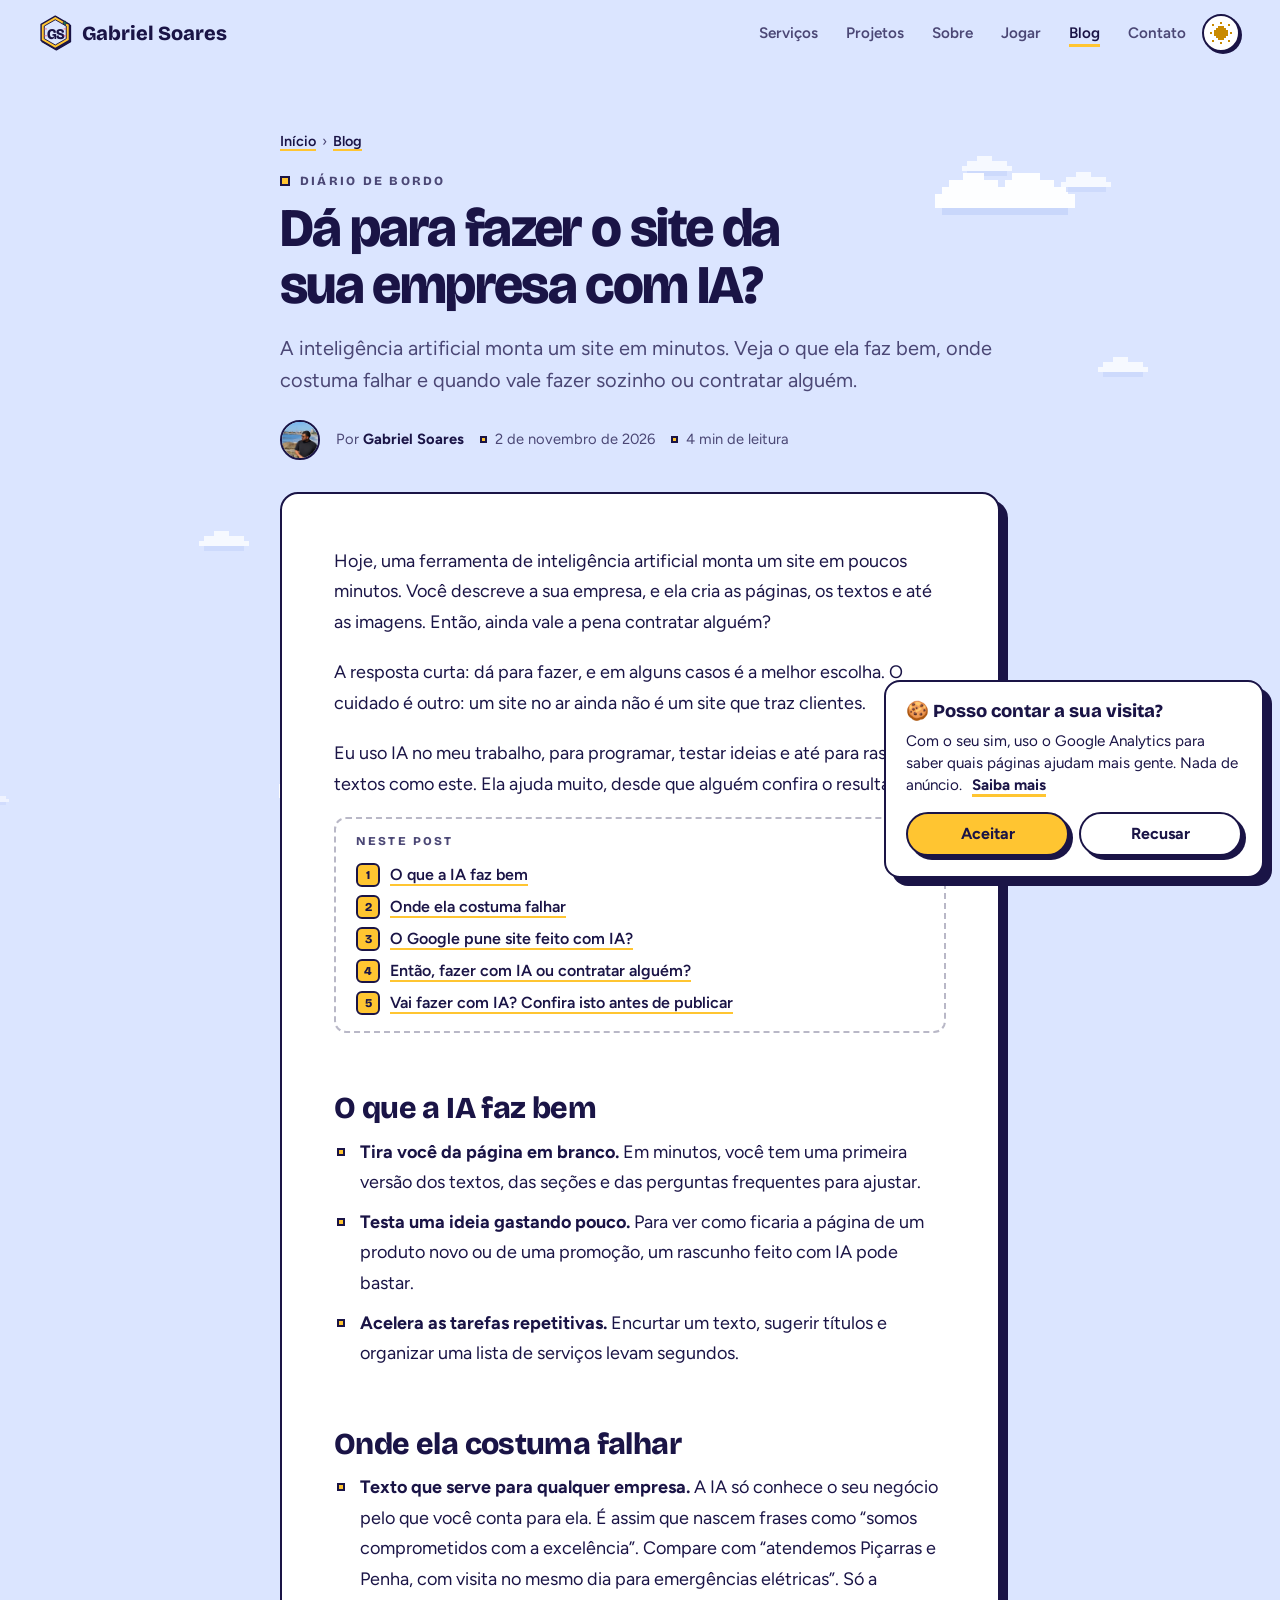
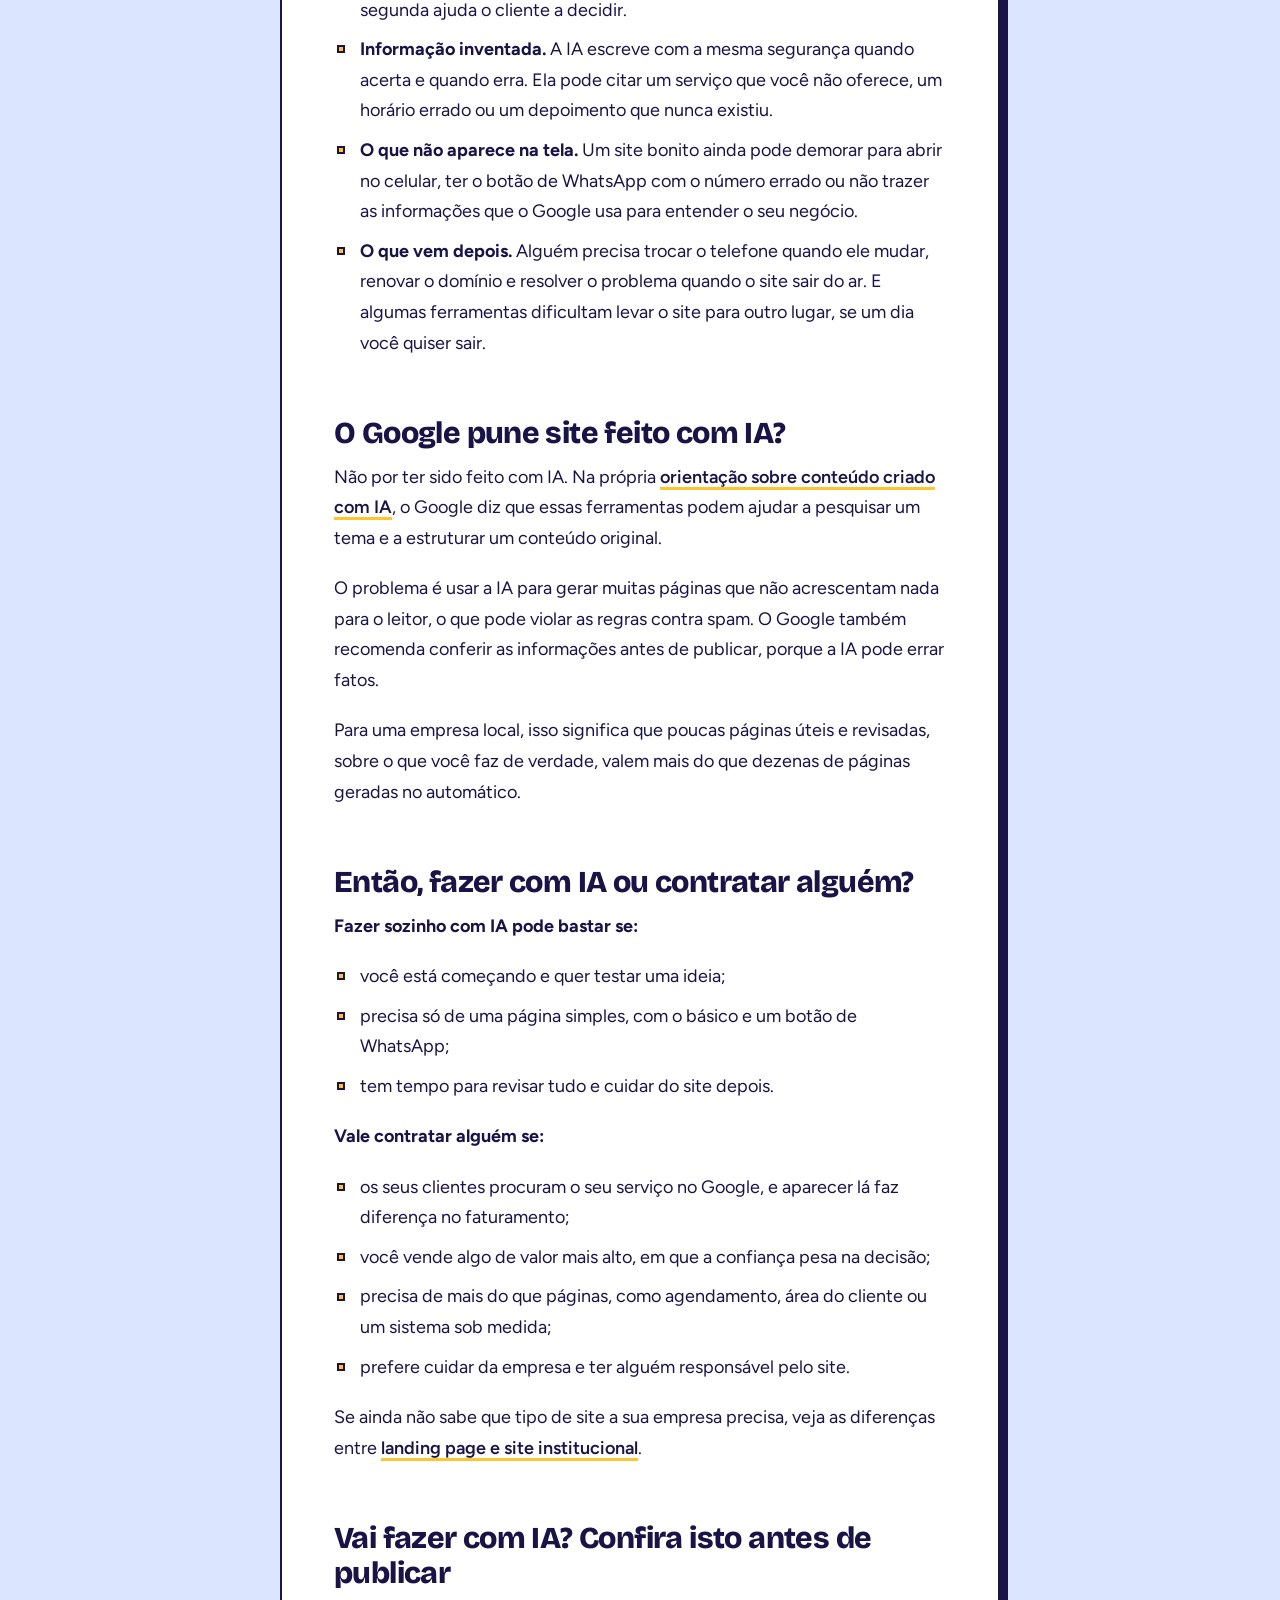
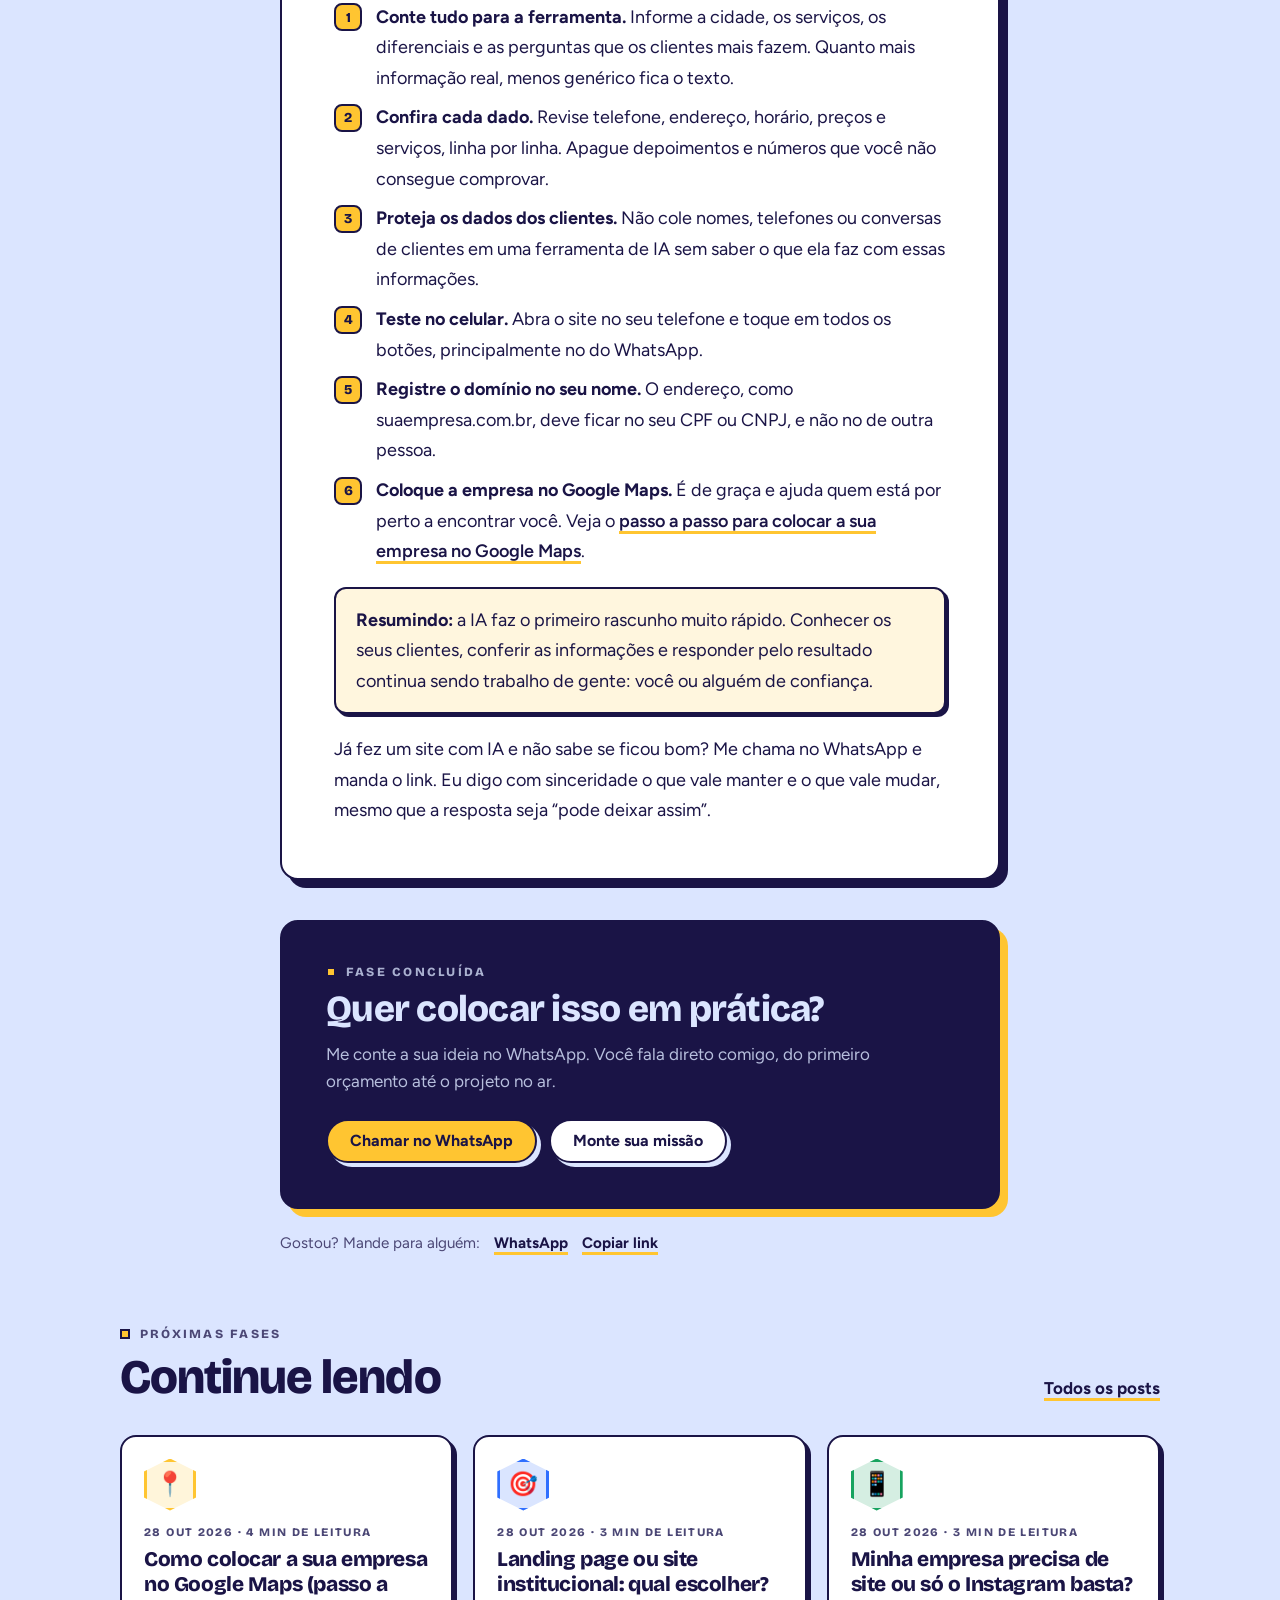
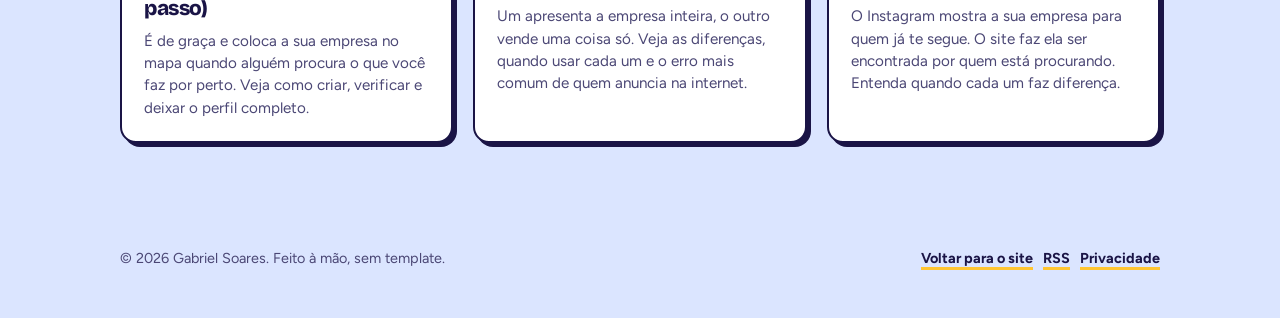
<file: blog/site-feito-com-ia/index.html>
<!doctype html>
<!-- Gerado pelo gerar-blog.js a partir da pasta posts/. Edite o post lá, não aqui. -->
<html lang="pt-BR">
<head>
  <meta charset="utf-8">
  <meta name="viewport" content="width=device-width, initial-scale=1">
  <title>Dá para fazer o site da sua empresa com IA? | Gabriel Soares</title>
  <meta name="description" content="A inteligência artificial monta um site em minutos. Veja o que ela faz bem, onde costuma falhar e quando vale fazer sozinho ou contratar alguém.">
  <link rel="canonical" href="https://gabrielsoares.me/blog/site-feito-com-ia/">
  <meta name="robots" content="index, follow">
  <meta name="author" content="Gabriel Soares">
  <meta name="theme-color" content="#ffc531">
  <meta name="color-scheme" content="light dark">

  <meta property="og:type" content="article">
  <meta property="og:locale" content="pt_BR">
  <meta property="og:site_name" content="Gabriel Soares">
  <meta property="og:url" content="https://gabrielsoares.me/blog/site-feito-com-ia/">
  <meta property="og:title" content="Dá para fazer o site da sua empresa com IA? | Gabriel Soares">
  <meta property="og:description" content="A inteligência artificial monta um site em minutos. Veja o que ela faz bem, onde costuma falhar e quando vale fazer sozinho ou contratar alguém.">
  <meta property="og:image" content="https://gabrielsoares.me/logo/compartilhar.png">
  <meta property="og:image:width" content="1200">
  <meta property="og:image:height" content="630">
  <meta property="og:image:alt" content="Gabriel Soares: sites, sistemas e apps para a sua empresa">
  <meta name="twitter:card" content="summary_large_image">
  <meta property="article:published_time" content="2026-11-02">
  <meta property="article:author" content="Gabriel Soares">
  <link rel="alternate" type="application/rss+xml" title="Diário de bordo | Gabriel Soares" href="https://gabrielsoares.me/blog/feed.xml">

  <script type="application/ld+json">
{
  "@context": "https://schema.org",
  "@graph": [
    {
      "@type": "BlogPosting",
      "@id": "https://gabrielsoares.me/blog/site-feito-com-ia/#post",
      "headline": "Dá para fazer o site da sua empresa com IA?",
      "description": "A inteligência artificial monta um site em minutos. Veja o que ela faz bem, onde costuma falhar e quando vale fazer sozinho ou contratar alguém.",
      "datePublished": "2026-11-02",
      "dateModified": "2026-11-02",
      "inLanguage": "pt-BR",
      "url": "https://gabrielsoares.me/blog/site-feito-com-ia/",
      "mainEntityOfPage": "https://gabrielsoares.me/blog/site-feito-com-ia/",
      "image": "https://gabrielsoares.me/logo/compartilhar.png",
      "author": {
        "@type": "Person",
        "@id": "https://gabrielsoares.me/#gabriel",
        "name": "Gabriel Soares",
        "url": "https://gabrielsoares.me/"
      },
      "publisher": {
        "@type": "Person",
        "@id": "https://gabrielsoares.me/#gabriel",
        "name": "Gabriel Soares",
        "url": "https://gabrielsoares.me/"
      },
      "isPartOf": {
        "@type": "Blog",
        "@id": "https://gabrielsoares.me/blog/#blog",
        "name": "Diário de bordo",
        "url": "https://gabrielsoares.me/blog/"
      }
    },
    {
      "@type": "BreadcrumbList",
      "itemListElement": [
        {
          "@type": "ListItem",
          "position": 1,
          "name": "Início",
          "item": "https://gabrielsoares.me/"
        },
        {
          "@type": "ListItem",
          "position": 2,
          "name": "Blog",
          "item": "https://gabrielsoares.me/blog/"
        },
        {
          "@type": "ListItem",
          "position": 3,
          "name": "Dá para fazer o site da sua empresa com IA?",
          "item": "https://gabrielsoares.me/blog/site-feito-com-ia/"
        }
      ]
    }
  ]
}
  </script>
  <link rel="icon" type="image/png" sizes="48x48" href="../../logo/favicon.png">
  <link rel="apple-touch-icon" href="../../logo/apple-touch-icon.png">
  <link rel="preload" href="../../fontes/bricolage-grotesque.woff2" as="font" type="font/woff2" crossorigin>
  <link rel="preload" href="../../fontes/figtree.woff2" as="font" type="font/woff2" crossorigin>
  <link rel="stylesheet" href="../../style.css?v=2026-11-02-melhorias">
  <script>try { var t = localStorage.getItem("gs-tema"); if (t) document.documentElement.dataset.tema = t; } catch (e) {}</script>
</head>
<body class="pagina-blog">
  <a class="pular" href="#conteudo">Pular para o conteúdo</a>
  <canvas class="fundo" id="fundo" aria-hidden="true"></canvas>

  <svg width="0" height="0" style="position:absolute" aria-hidden="true">
    <symbol id="selo-gs" viewBox="60 33 406 462">
      <path d="M256 47 438 152v208L256 465 74 360V152Z" fill="#1A1446" stroke="#1A1446" stroke-width="18" stroke-linejoin="round" transform="translate(14 16)"/>
      <path d="M256 47 438 152v208L256 465 74 360V152Z" fill="#FFC531" stroke="#1A1446" stroke-width="18" stroke-linejoin="round"/>
      <path d="M256 94 397 175v162l-141 81-141-81V175Z" fill="#DBE5FF" stroke="#1A1446" stroke-width="12" stroke-linejoin="round"/>
      <path d="M371 112h16v16h16v16h-16v16h-16v-16h-16v-16h16Z" fill="#17A35F" stroke="#1A1446" stroke-width="8" stroke-linejoin="round"/>
      <text x="256" y="335" text-anchor="middle" fill="#1A1446" font-family="Bricolage Grotesque, Arial, sans-serif" font-size="190" font-weight="800" letter-spacing="-18">GS</text>
      <path d="M122 212h22M368 212h22M122 300h22M368 300h22" stroke="#FF5A6E" stroke-width="10" stroke-linecap="round"/>
    </symbol>
  </svg>

  <header class="topo">
    <a class="marca" href="../../">
      <svg class="selo" aria-hidden="true"><use href="#selo-gs" /></svg>
      <span>Gabriel<span class="marca-sobrenome"> Soares</span></span>
    </a>
    <nav aria-label="Site">
      <a href="../../#servicos">Serviços</a>
      <a href="../../#projetos">Projetos</a>
      <a href="../../#sobre">Sobre</a>
      <a href="../../#jogo" class="so-largo">Jogar</a>
      <a href="../../blog/" aria-current="page">Blog</a>
      <a href="../../#contato">Contato</a>
    </nav>
    <button type="button" class="som tema" id="tema" aria-pressed="false" aria-label="Modo noite" title="Trocar entre dia e noite"></button>
  </header>

  <main id="conteudo">
    <article class="post">
      <header class="post-cabeca">
        <nav class="migalhas" aria-label="Você está aqui"><a href="../../">Início</a> <span aria-hidden="true">›</span> <a href="../">Blog</a></nav>
        <p class="olho">Diário de bordo</p>
        <h1>Dá para fazer o site da sua empresa com IA?</h1>
        <p class="post-resumo">A inteligência artificial monta um site em minutos. Veja o que ela faz bem, onde costuma falhar e quando vale fazer sozinho ou contratar alguém.</p>
        <p class="post-meta">
          <img class="post-autor" src="../../foto.jpg" alt="" width="40" height="40" style="object-position: 70% 25%">
          <span>Por <strong>Gabriel Soares</strong></span>
          <time datetime="2026-11-02">2 de novembro de 2026</time>
          <span>4 min de leitura</span>
        </p>
      </header>

      <div class="post-corpo">
<p>Hoje, uma ferramenta de inteligência artificial monta um site em poucos minutos. Você descreve a sua empresa, e ela cria as páginas, os textos e até as imagens. Então, ainda vale a pena contratar alguém?</p>
<p>A resposta curta: dá para fazer, e em alguns casos é a melhor escolha. O cuidado é outro: um site no ar ainda não é um site que traz clientes.</p>
<p>Eu uso IA no meu trabalho, para programar, testar ideias e até para rascunhar textos como este. Ela ajuda muito, desde que alguém confira o resultado.</p>
<nav class="post-indice" aria-labelledby="t-indice">
<p id="t-indice">Neste post</p>
<ol><li><a href="#o-que-a-ia-faz-bem">O que a IA faz bem</a></li><li><a href="#onde-ela-costuma-falhar">Onde ela costuma falhar</a></li><li><a href="#o-google-pune-site-feito-com-ia">O Google pune site feito com IA?</a></li><li><a href="#entao-fazer-com-ia-ou-contratar-alguem">Então, fazer com IA ou contratar alguém?</a></li><li><a href="#vai-fazer-com-ia-confira-isto-antes-de-publicar">Vai fazer com IA? Confira isto antes de publicar</a></li></ol>
</nav>
<h2 id="o-que-a-ia-faz-bem">O que a IA faz bem</h2>
<ul><li><strong>Tira você da página em branco.</strong> Em minutos, você tem uma primeira versão dos textos, das seções e das perguntas frequentes para ajustar.</li><li><strong>Testa uma ideia gastando pouco.</strong> Para ver como ficaria a página de um produto novo ou de uma promoção, um rascunho feito com IA pode bastar.</li><li><strong>Acelera as tarefas repetitivas.</strong> Encurtar um texto, sugerir títulos e organizar uma lista de serviços levam segundos.</li></ul>
<h2 id="onde-ela-costuma-falhar">Onde ela costuma falhar</h2>
<ul><li><strong>Texto que serve para qualquer empresa.</strong> A IA só conhece o seu negócio pelo que você conta para ela. É assim que nascem frases como “somos comprometidos com a excelência”. Compare com “atendemos Piçarras e Penha, com visita no mesmo dia para emergências elétricas”. Só a segunda ajuda o cliente a decidir.</li><li><strong>Informação inventada.</strong> A IA escreve com a mesma segurança quando acerta e quando erra. Ela pode citar um serviço que você não oferece, um horário errado ou um depoimento que nunca existiu.</li><li><strong>O que não aparece na tela.</strong> Um site bonito ainda pode demorar para abrir no celular, ter o botão de WhatsApp com o número errado ou não trazer as informações que o Google usa para entender o seu negócio.</li><li><strong>O que vem depois.</strong> Alguém precisa trocar o telefone quando ele mudar, renovar o domínio e resolver o problema quando o site sair do ar. E algumas ferramentas dificultam levar o site para outro lugar, se um dia você quiser sair.</li></ul>
<h2 id="o-google-pune-site-feito-com-ia">O Google pune site feito com IA?</h2>
<p>Não por ter sido feito com IA. Na própria <a href="https://developers.google.com/search/docs/fundamentals/using-gen-ai-content" target="_blank" rel="noopener">orientação sobre conteúdo criado com IA</a>, o Google diz que essas ferramentas podem ajudar a pesquisar um tema e a estruturar um conteúdo original.</p>
<p>O problema é usar a IA para gerar muitas páginas que não acrescentam nada para o leitor, o que pode violar as regras contra spam. O Google também recomenda conferir as informações antes de publicar, porque a IA pode errar fatos.</p>
<p>Para uma empresa local, isso significa que poucas páginas úteis e revisadas, sobre o que você faz de verdade, valem mais do que dezenas de páginas geradas no automático.</p>
<h2 id="entao-fazer-com-ia-ou-contratar-alguem">Então, fazer com IA ou contratar alguém?</h2>
<p><strong>Fazer sozinho com IA pode bastar se:</strong></p>
<ul><li>você está começando e quer testar uma ideia;</li><li>precisa só de uma página simples, com o básico e um botão de WhatsApp;</li><li>tem tempo para revisar tudo e cuidar do site depois.</li></ul>
<p><strong>Vale contratar alguém se:</strong></p>
<ul><li>os seus clientes procuram o seu serviço no Google, e aparecer lá faz diferença no faturamento;</li><li>você vende algo de valor mais alto, em que a confiança pesa na decisão;</li><li>precisa de mais do que páginas, como agendamento, área do cliente ou um sistema sob medida;</li><li>prefere cuidar da empresa e ter alguém responsável pelo site.</li></ul>
<p>Se ainda não sabe que tipo de site a sua empresa precisa, veja as diferenças entre <a href="../landing-page-ou-site-institucional/">landing page e site institucional</a>.</p>
<h2 id="vai-fazer-com-ia-confira-isto-antes-de-publicar">Vai fazer com IA? Confira isto antes de publicar</h2>
<ol><li><strong>Conte tudo para a ferramenta.</strong> Informe a cidade, os serviços, os diferenciais e as perguntas que os clientes mais fazem. Quanto mais informação real, menos genérico fica o texto.</li><li><strong>Confira cada dado.</strong> Revise telefone, endereço, horário, preços e serviços, linha por linha. Apague depoimentos e números que você não consegue comprovar.</li><li><strong>Proteja os dados dos clientes.</strong> Não cole nomes, telefones ou conversas de clientes em uma ferramenta de IA sem saber o que ela faz com essas informações.</li><li><strong>Teste no celular.</strong> Abra o site no seu telefone e toque em todos os botões, principalmente no do WhatsApp.</li><li><strong>Registre o domínio no seu nome.</strong> O endereço, como suaempresa.com.br, deve ficar no seu CPF ou CNPJ, e não no de outra pessoa.</li><li><strong>Coloque a empresa no Google Maps.</strong> É de graça e ajuda quem está por perto a encontrar você. Veja o <a href="../como-colocar-empresa-no-google-maps/">passo a passo para colocar a sua empresa no Google Maps</a>.</li></ol>
<blockquote><p><strong>Resumindo:</strong> a IA faz o primeiro rascunho muito rápido. Conhecer os seus clientes, conferir as informações e responder pelo resultado continua sendo trabalho de gente: você ou alguém de confiança.</p></blockquote>
<p>Já fez um site com IA e não sabe se ficou bom? Me chama no WhatsApp e manda o link. Eu digo com sinceridade o que vale manter e o que vale mudar, mesmo que a resposta seja “pode deixar assim”.</p>
      </div>

      <aside class="post-fim" id="fim-do-post" aria-labelledby="t-fim">
        <p class="olho">Fase concluída</p>
        <h2 id="t-fim">Quer colocar isso em prática?</h2>
        <p>Me conte a sua ideia no WhatsApp. Você fala direto comigo, do primeiro orçamento até o projeto no ar.</p>
        <div class="acoes">
          <a class="botao primario" href="https://wa.me/5547992201382?text=Oi%20Gabriel!%20Li%20o%20post%20%E2%80%9CD%C3%A1%20para%20fazer%20o%20site%20da%20sua%20empresa%20com%20IA%3F%E2%80%9D%20no%20seu%20site%20e%20quero%20conversar." target="_blank" rel="noopener">Chamar no WhatsApp</a>
          <a class="botao" href="../../#contato">Monte sua missão</a>
        </div>
      </aside>

      <p class="post-compartilhar">
        Gostou? Mande para alguém:
        <a class="botao-link" href="https://wa.me/?text=D%C3%A1%20para%20fazer%20o%20site%20da%20sua%20empresa%20com%20IA%3F%20https%3A%2F%2Fgabrielsoares.me%2Fblog%2Fsite-feito-com-ia%2F" target="_blank" rel="noopener">WhatsApp</a>
        <button type="button" class="botao-link" id="copiar-link">Copiar link</button>
      </p>
    </article>

    <section class="secao" aria-labelledby="t-mais">
      <div class="secao-cabeca">
        <div>
          <p class="olho">Próximas fases</p>
          <h2 id="t-mais">Continue lendo</h2>
        </div>
        <p><a class="botao-link" href="../">Todos os posts</a></p>
      </div>
      <ul class="posts">
      <li class="post-card">
        <span class="medalha" aria-hidden="true">📍</span>
        <div class="post-card-texto">
          <p class="post-card-meta"><time datetime="2026-10-28">28 out 2026</time> · 4 min de leitura</p>
          <h3><a href="../como-colocar-empresa-no-google-maps/">Como colocar a sua empresa no Google Maps (passo a passo)</a></h3>
          <p>É de graça e coloca a sua empresa no mapa quando alguém procura o que você faz por perto. Veja como criar, verificar e deixar o perfil completo.</p>
        </div>
      </li>
      <li class="post-card">
        <span class="medalha" aria-hidden="true">🎯</span>
        <div class="post-card-texto">
          <p class="post-card-meta"><time datetime="2026-10-28">28 out 2026</time> · 3 min de leitura</p>
          <h3><a href="../landing-page-ou-site-institucional/">Landing page ou site institucional: qual escolher?</a></h3>
          <p>Um apresenta a empresa inteira, o outro vende uma coisa só. Veja as diferenças, quando usar cada um e o erro mais comum de quem anuncia na internet.</p>
        </div>
      </li>
      <li class="post-card">
        <span class="medalha" aria-hidden="true">📱</span>
        <div class="post-card-texto">
          <p class="post-card-meta"><time datetime="2026-10-28">28 out 2026</time> · 3 min de leitura</p>
          <h3><a href="../site-ou-instagram/">Minha empresa precisa de site ou só o Instagram basta?</a></h3>
          <p>O Instagram mostra a sua empresa para quem já te segue. O site faz ela ser encontrada por quem está procurando. Entenda quando cada um faz diferença.</p>
        </div>
      </li>
      </ul>
    </section>
  </main>

  <footer class="rodape">
    <p>© 2026 Gabriel Soares. Feito à mão, sem template.</p>
    <p><a class="botao-link" href="../../">Voltar para o site</a> <a class="botao-link" href="../../blog/feed.xml">RSS</a> <a class="botao-link" href="../../privacidade/">Privacidade</a></p>
  </footer>

  <div class="progresso" id="progresso" aria-hidden="true"></div>
  <div class="toasts" id="toasts" aria-live="polite" popover="manual"></div>

  <script src="../../medicao.js?v=2026-11-02-melhorias"></script>
  <script src="../../ceu.js?v=2026-11-02-melhorias"></script>
  <script src="../../blog.js?v=2026-11-02-melhorias"></script>
</body>
</html>
</file>
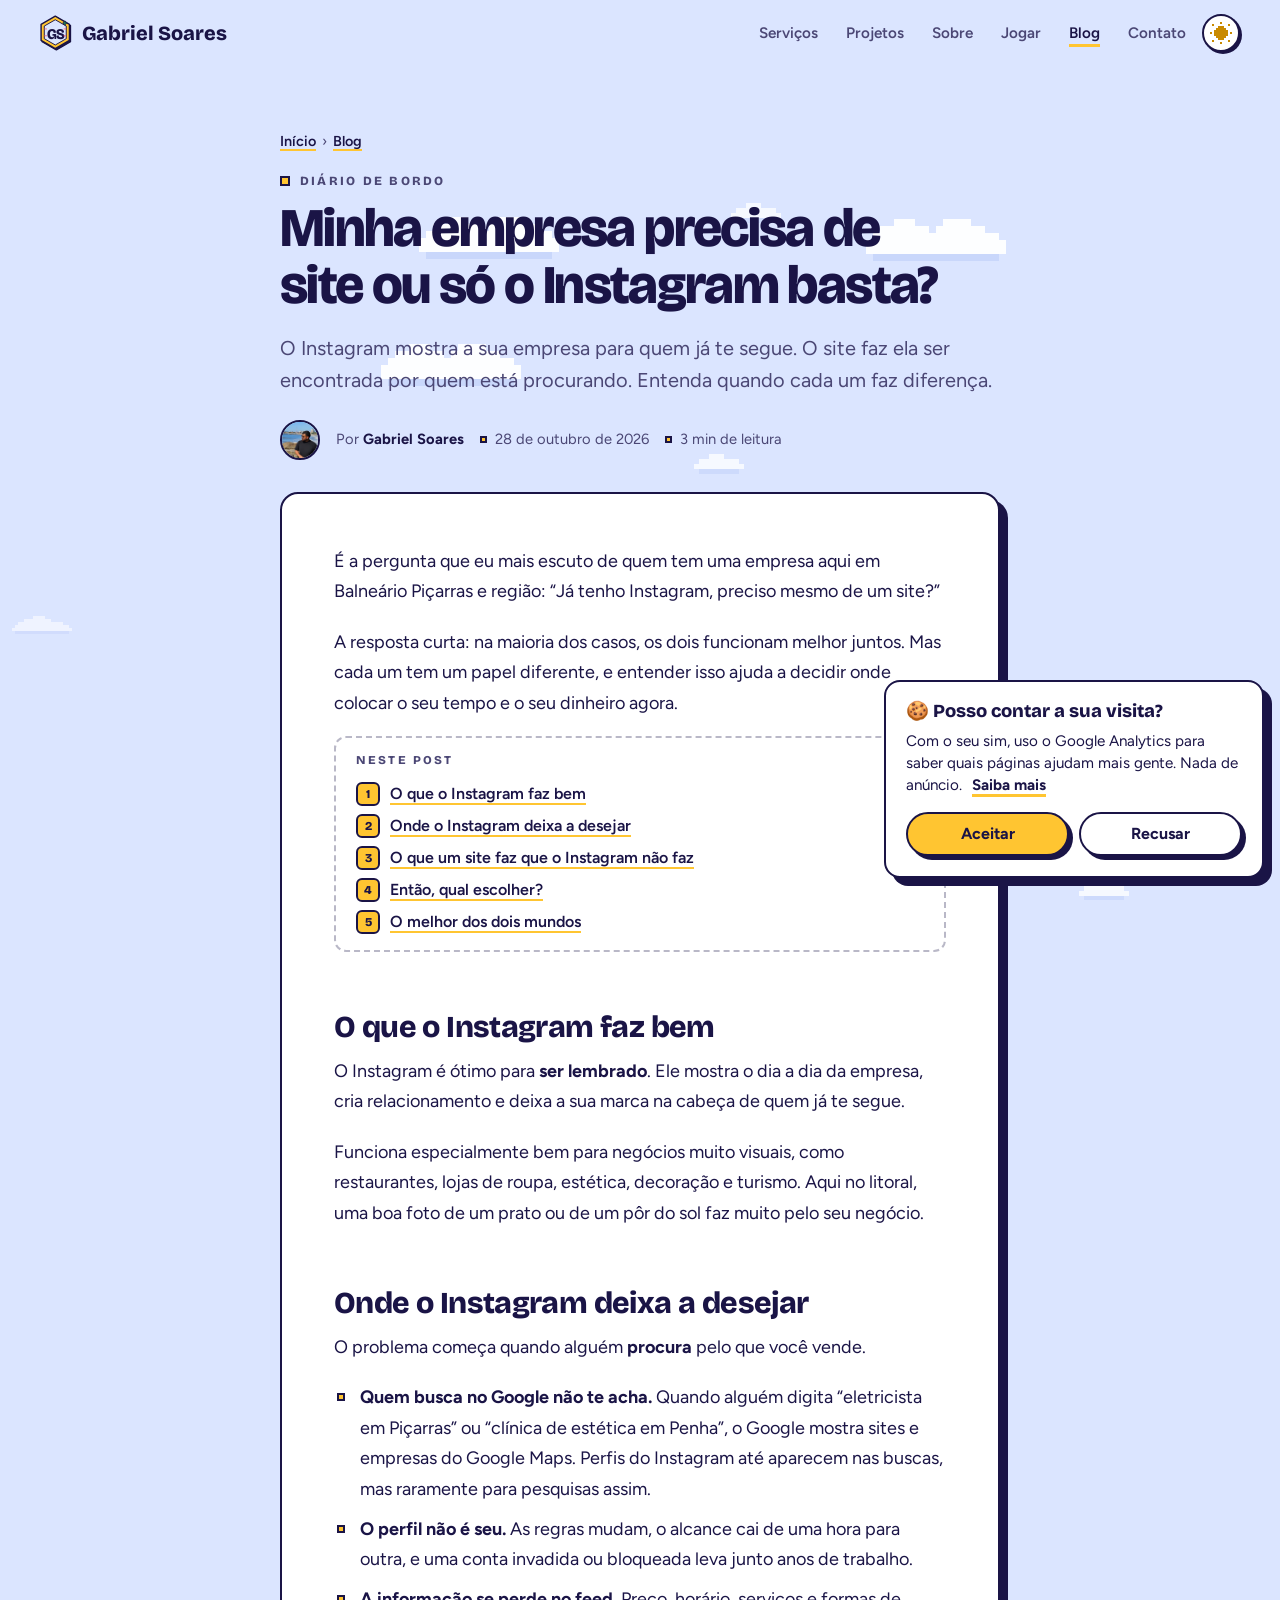
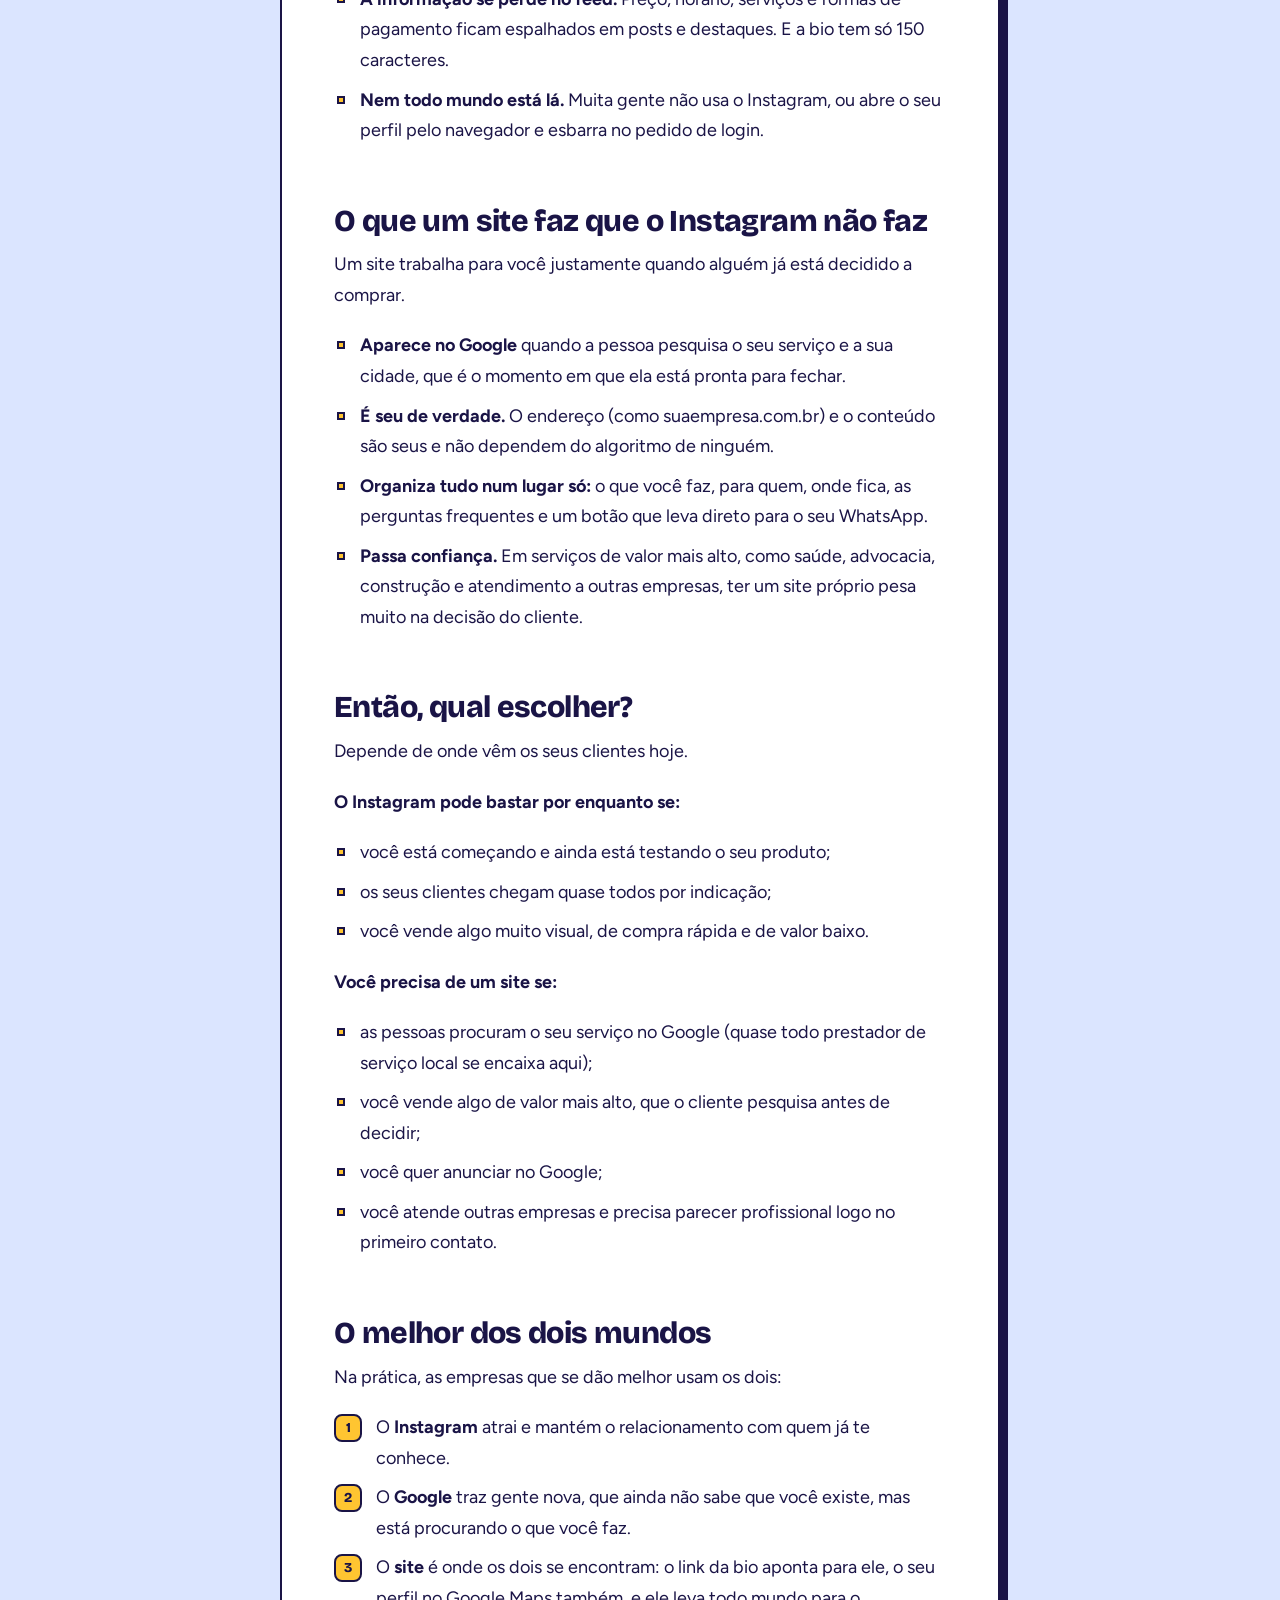
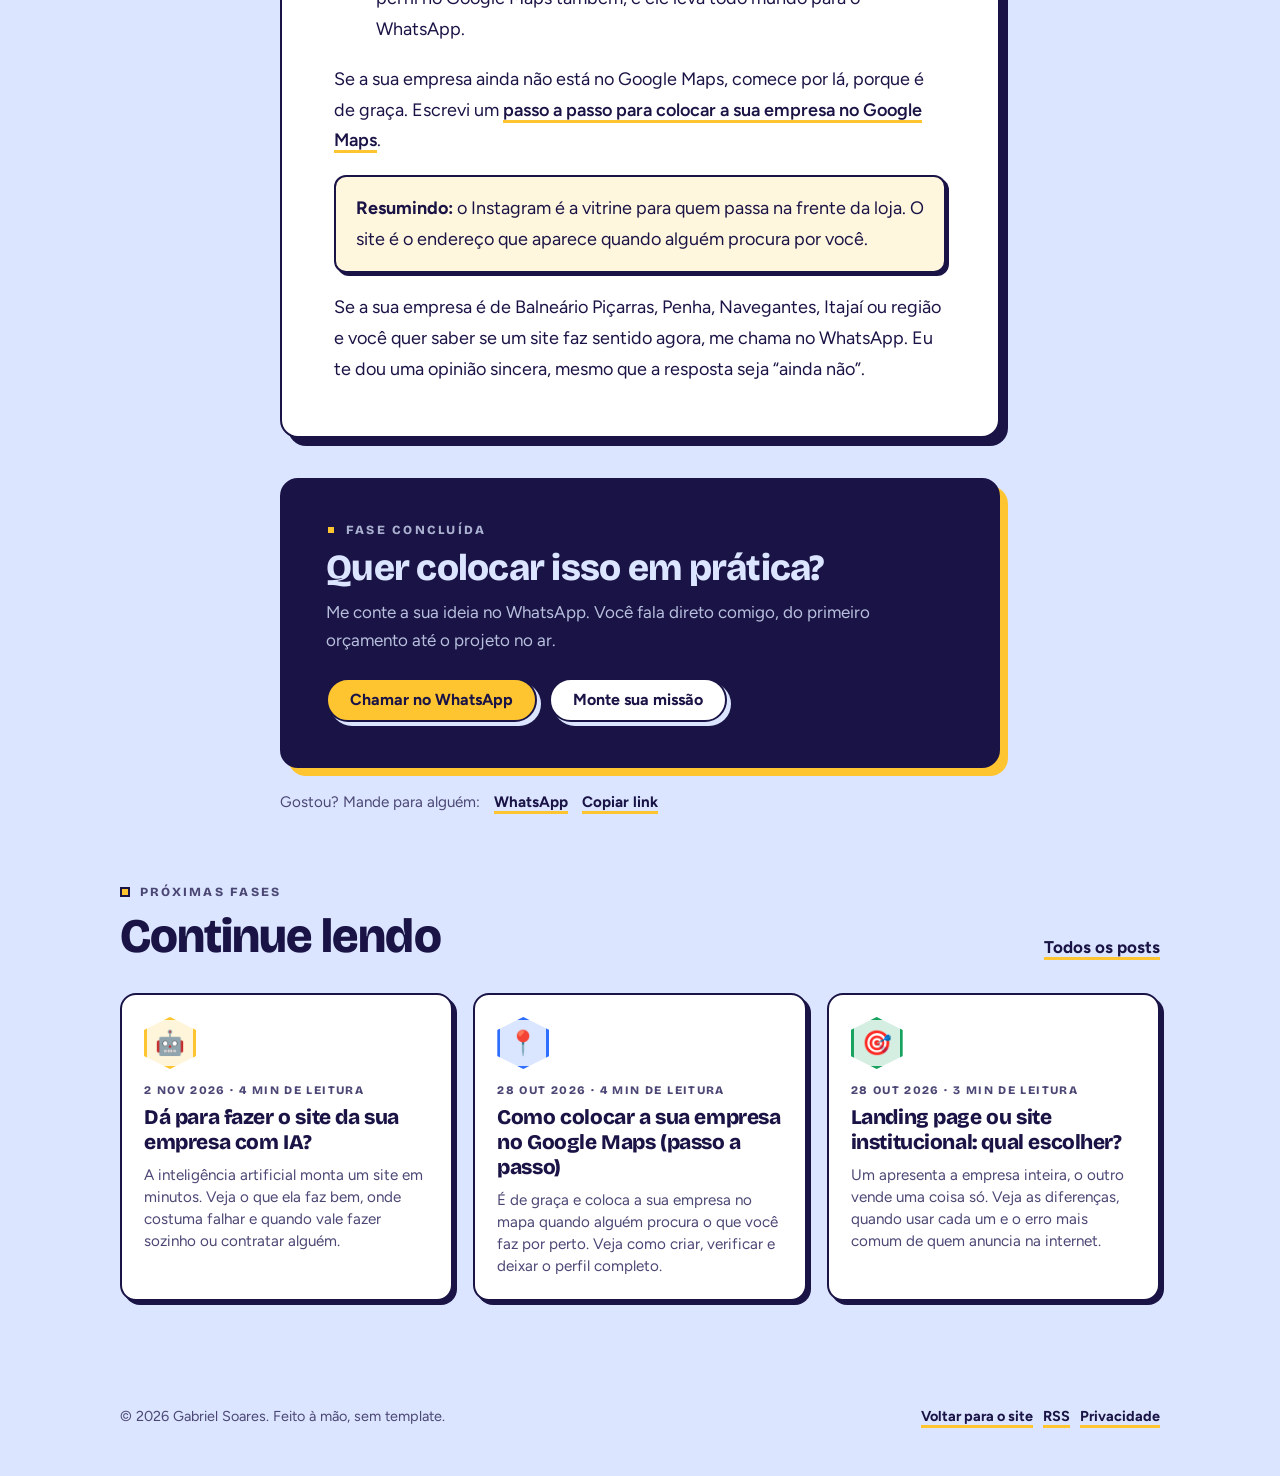
<file: blog/site-ou-instagram/index.html>
<!doctype html>
<!-- Gerado pelo gerar-blog.js a partir da pasta posts/. Edite o post lá, não aqui. -->
<html lang="pt-BR">
<head>
  <meta charset="utf-8">
  <meta name="viewport" content="width=device-width, initial-scale=1">
  <title>Minha empresa precisa de site ou só o Instagram basta? | Gabriel Soares</title>
  <meta name="description" content="O Instagram mostra a sua empresa para quem já te segue. O site faz ela ser encontrada por quem está procurando. Entenda quando cada um faz diferença.">
  <link rel="canonical" href="https://gabrielsoares.me/blog/site-ou-instagram/">
  <meta name="robots" content="index, follow">
  <meta name="author" content="Gabriel Soares">
  <meta name="theme-color" content="#ffc531">
  <meta name="color-scheme" content="light dark">

  <meta property="og:type" content="article">
  <meta property="og:locale" content="pt_BR">
  <meta property="og:site_name" content="Gabriel Soares">
  <meta property="og:url" content="https://gabrielsoares.me/blog/site-ou-instagram/">
  <meta property="og:title" content="Minha empresa precisa de site ou só o Instagram basta? | Gabriel Soares">
  <meta property="og:description" content="O Instagram mostra a sua empresa para quem já te segue. O site faz ela ser encontrada por quem está procurando. Entenda quando cada um faz diferença.">
  <meta property="og:image" content="https://gabrielsoares.me/logo/compartilhar.png">
  <meta property="og:image:width" content="1200">
  <meta property="og:image:height" content="630">
  <meta property="og:image:alt" content="Gabriel Soares: sites, sistemas e apps para a sua empresa">
  <meta name="twitter:card" content="summary_large_image">
  <meta property="article:published_time" content="2026-10-28">
  <meta property="article:author" content="Gabriel Soares">
  <link rel="alternate" type="application/rss+xml" title="Diário de bordo | Gabriel Soares" href="https://gabrielsoares.me/blog/feed.xml">

  <script type="application/ld+json">
{
  "@context": "https://schema.org",
  "@graph": [
    {
      "@type": "BlogPosting",
      "@id": "https://gabrielsoares.me/blog/site-ou-instagram/#post",
      "headline": "Minha empresa precisa de site ou só o Instagram basta?",
      "description": "O Instagram mostra a sua empresa para quem já te segue. O site faz ela ser encontrada por quem está procurando. Entenda quando cada um faz diferença.",
      "datePublished": "2026-10-28",
      "dateModified": "2026-10-28",
      "inLanguage": "pt-BR",
      "url": "https://gabrielsoares.me/blog/site-ou-instagram/",
      "mainEntityOfPage": "https://gabrielsoares.me/blog/site-ou-instagram/",
      "image": "https://gabrielsoares.me/logo/compartilhar.png",
      "author": {
        "@type": "Person",
        "@id": "https://gabrielsoares.me/#gabriel",
        "name": "Gabriel Soares",
        "url": "https://gabrielsoares.me/"
      },
      "publisher": {
        "@type": "Person",
        "@id": "https://gabrielsoares.me/#gabriel",
        "name": "Gabriel Soares",
        "url": "https://gabrielsoares.me/"
      },
      "isPartOf": {
        "@type": "Blog",
        "@id": "https://gabrielsoares.me/blog/#blog",
        "name": "Diário de bordo",
        "url": "https://gabrielsoares.me/blog/"
      }
    },
    {
      "@type": "BreadcrumbList",
      "itemListElement": [
        {
          "@type": "ListItem",
          "position": 1,
          "name": "Início",
          "item": "https://gabrielsoares.me/"
        },
        {
          "@type": "ListItem",
          "position": 2,
          "name": "Blog",
          "item": "https://gabrielsoares.me/blog/"
        },
        {
          "@type": "ListItem",
          "position": 3,
          "name": "Minha empresa precisa de site ou só o Instagram basta?",
          "item": "https://gabrielsoares.me/blog/site-ou-instagram/"
        }
      ]
    }
  ]
}
  </script>
  <link rel="icon" type="image/png" sizes="48x48" href="../../logo/favicon.png">
  <link rel="apple-touch-icon" href="../../logo/apple-touch-icon.png">
  <link rel="preload" href="../../fontes/bricolage-grotesque.woff2" as="font" type="font/woff2" crossorigin>
  <link rel="preload" href="../../fontes/figtree.woff2" as="font" type="font/woff2" crossorigin>
  <link rel="stylesheet" href="../../style.css?v=2026-11-02-melhorias">
  <script>try { var t = localStorage.getItem("gs-tema"); if (t) document.documentElement.dataset.tema = t; } catch (e) {}</script>
</head>
<body class="pagina-blog">
  <a class="pular" href="#conteudo">Pular para o conteúdo</a>
  <canvas class="fundo" id="fundo" aria-hidden="true"></canvas>

  <svg width="0" height="0" style="position:absolute" aria-hidden="true">
    <symbol id="selo-gs" viewBox="60 33 406 462">
      <path d="M256 47 438 152v208L256 465 74 360V152Z" fill="#1A1446" stroke="#1A1446" stroke-width="18" stroke-linejoin="round" transform="translate(14 16)"/>
      <path d="M256 47 438 152v208L256 465 74 360V152Z" fill="#FFC531" stroke="#1A1446" stroke-width="18" stroke-linejoin="round"/>
      <path d="M256 94 397 175v162l-141 81-141-81V175Z" fill="#DBE5FF" stroke="#1A1446" stroke-width="12" stroke-linejoin="round"/>
      <path d="M371 112h16v16h16v16h-16v16h-16v-16h-16v-16h16Z" fill="#17A35F" stroke="#1A1446" stroke-width="8" stroke-linejoin="round"/>
      <text x="256" y="335" text-anchor="middle" fill="#1A1446" font-family="Bricolage Grotesque, Arial, sans-serif" font-size="190" font-weight="800" letter-spacing="-18">GS</text>
      <path d="M122 212h22M368 212h22M122 300h22M368 300h22" stroke="#FF5A6E" stroke-width="10" stroke-linecap="round"/>
    </symbol>
  </svg>

  <header class="topo">
    <a class="marca" href="../../">
      <svg class="selo" aria-hidden="true"><use href="#selo-gs" /></svg>
      <span>Gabriel<span class="marca-sobrenome"> Soares</span></span>
    </a>
    <nav aria-label="Site">
      <a href="../../#servicos">Serviços</a>
      <a href="../../#projetos">Projetos</a>
      <a href="../../#sobre">Sobre</a>
      <a href="../../#jogo" class="so-largo">Jogar</a>
      <a href="../../blog/" aria-current="page">Blog</a>
      <a href="../../#contato">Contato</a>
    </nav>
    <button type="button" class="som tema" id="tema" aria-pressed="false" aria-label="Modo noite" title="Trocar entre dia e noite"></button>
  </header>

  <main id="conteudo">
    <article class="post">
      <header class="post-cabeca">
        <nav class="migalhas" aria-label="Você está aqui"><a href="../../">Início</a> <span aria-hidden="true">›</span> <a href="../">Blog</a></nav>
        <p class="olho">Diário de bordo</p>
        <h1>Minha empresa precisa de site ou só o Instagram basta?</h1>
        <p class="post-resumo">O Instagram mostra a sua empresa para quem já te segue. O site faz ela ser encontrada por quem está procurando. Entenda quando cada um faz diferença.</p>
        <p class="post-meta">
          <img class="post-autor" src="../../foto.jpg" alt="" width="40" height="40" style="object-position: 70% 25%">
          <span>Por <strong>Gabriel Soares</strong></span>
          <time datetime="2026-10-28">28 de outubro de 2026</time>
          <span>3 min de leitura</span>
        </p>
      </header>

      <div class="post-corpo">
<p>É a pergunta que eu mais escuto de quem tem uma empresa aqui em Balneário Piçarras e região: “Já tenho Instagram, preciso mesmo de um site?”</p>
<p>A resposta curta: na maioria dos casos, os dois funcionam melhor juntos. Mas cada um tem um papel diferente, e entender isso ajuda a decidir onde colocar o seu tempo e o seu dinheiro agora.</p>
<nav class="post-indice" aria-labelledby="t-indice">
<p id="t-indice">Neste post</p>
<ol><li><a href="#o-que-o-instagram-faz-bem">O que o Instagram faz bem</a></li><li><a href="#onde-o-instagram-deixa-a-desejar">Onde o Instagram deixa a desejar</a></li><li><a href="#o-que-um-site-faz-que-o-instagram-nao-faz">O que um site faz que o Instagram não faz</a></li><li><a href="#entao-qual-escolher">Então, qual escolher?</a></li><li><a href="#o-melhor-dos-dois-mundos">O melhor dos dois mundos</a></li></ol>
</nav>
<h2 id="o-que-o-instagram-faz-bem">O que o Instagram faz bem</h2>
<p>O Instagram é ótimo para <strong>ser lembrado</strong>. Ele mostra o dia a dia da empresa, cria relacionamento e deixa a sua marca na cabeça de quem já te segue.</p>
<p>Funciona especialmente bem para negócios muito visuais, como restaurantes, lojas de roupa, estética, decoração e turismo. Aqui no litoral, uma boa foto de um prato ou de um pôr do sol faz muito pelo seu negócio.</p>
<h2 id="onde-o-instagram-deixa-a-desejar">Onde o Instagram deixa a desejar</h2>
<p>O problema começa quando alguém <strong>procura</strong> pelo que você vende.</p>
<ul><li><strong>Quem busca no Google não te acha.</strong> Quando alguém digita “eletricista em Piçarras” ou “clínica de estética em Penha”, o Google mostra sites e empresas do Google Maps. Perfis do Instagram até aparecem nas buscas, mas raramente para pesquisas assim.</li><li><strong>O perfil não é seu.</strong> As regras mudam, o alcance cai de uma hora para outra, e uma conta invadida ou bloqueada leva junto anos de trabalho.</li><li><strong>A informação se perde no feed.</strong> Preço, horário, serviços e formas de pagamento ficam espalhados em posts e destaques. E a bio tem só 150 caracteres.</li><li><strong>Nem todo mundo está lá.</strong> Muita gente não usa o Instagram, ou abre o seu perfil pelo navegador e esbarra no pedido de login.</li></ul>
<h2 id="o-que-um-site-faz-que-o-instagram-nao-faz">O que um site faz que o Instagram não faz</h2>
<p>Um site trabalha para você justamente quando alguém já está decidido a comprar.</p>
<ul><li><strong>Aparece no Google</strong> quando a pessoa pesquisa o seu serviço e a sua cidade, que é o momento em que ela está pronta para fechar.</li><li><strong>É seu de verdade.</strong> O endereço (como suaempresa.com.br) e o conteúdo são seus e não dependem do algoritmo de ninguém.</li><li><strong>Organiza tudo num lugar só:</strong> o que você faz, para quem, onde fica, as perguntas frequentes e um botão que leva direto para o seu WhatsApp.</li><li><strong>Passa confiança.</strong> Em serviços de valor mais alto, como saúde, advocacia, construção e atendimento a outras empresas, ter um site próprio pesa muito na decisão do cliente.</li></ul>
<h2 id="entao-qual-escolher">Então, qual escolher?</h2>
<p>Depende de onde vêm os seus clientes hoje.</p>
<p><strong>O Instagram pode bastar por enquanto se:</strong></p>
<ul><li>você está começando e ainda está testando o seu produto;</li><li>os seus clientes chegam quase todos por indicação;</li><li>você vende algo muito visual, de compra rápida e de valor baixo.</li></ul>
<p><strong>Você precisa de um site se:</strong></p>
<ul><li>as pessoas procuram o seu serviço no Google (quase todo prestador de serviço local se encaixa aqui);</li><li>você vende algo de valor mais alto, que o cliente pesquisa antes de decidir;</li><li>você quer anunciar no Google;</li><li>você atende outras empresas e precisa parecer profissional logo no primeiro contato.</li></ul>
<h2 id="o-melhor-dos-dois-mundos">O melhor dos dois mundos</h2>
<p>Na prática, as empresas que se dão melhor usam os dois:</p>
<ol><li>O <strong>Instagram</strong> atrai e mantém o relacionamento com quem já te conhece.</li><li>O <strong>Google</strong> traz gente nova, que ainda não sabe que você existe, mas está procurando o que você faz.</li><li>O <strong>site</strong> é onde os dois se encontram: o link da bio aponta para ele, o seu perfil no Google Maps também, e ele leva todo mundo para o WhatsApp.</li></ol>
<p>Se a sua empresa ainda não está no Google Maps, comece por lá, porque é de graça. Escrevi um <a href="../como-colocar-empresa-no-google-maps/">passo a passo para colocar a sua empresa no Google Maps</a>.</p>
<blockquote><p><strong>Resumindo:</strong> o Instagram é a vitrine para quem passa na frente da loja. O site é o endereço que aparece quando alguém procura por você.</p></blockquote>
<p>Se a sua empresa é de Balneário Piçarras, Penha, Navegantes, Itajaí ou região e você quer saber se um site faz sentido agora, me chama no WhatsApp. Eu te dou uma opinião sincera, mesmo que a resposta seja “ainda não”.</p>
      </div>

      <aside class="post-fim" id="fim-do-post" aria-labelledby="t-fim">
        <p class="olho">Fase concluída</p>
        <h2 id="t-fim">Quer colocar isso em prática?</h2>
        <p>Me conte a sua ideia no WhatsApp. Você fala direto comigo, do primeiro orçamento até o projeto no ar.</p>
        <div class="acoes">
          <a class="botao primario" href="https://wa.me/5547992201382?text=Oi%20Gabriel!%20Li%20o%20post%20%E2%80%9CMinha%20empresa%20precisa%20de%20site%20ou%20s%C3%B3%20o%20Instagram%20basta%3F%E2%80%9D%20no%20seu%20site%20e%20quero%20conversar." target="_blank" rel="noopener">Chamar no WhatsApp</a>
          <a class="botao" href="../../#contato">Monte sua missão</a>
        </div>
      </aside>

      <p class="post-compartilhar">
        Gostou? Mande para alguém:
        <a class="botao-link" href="https://wa.me/?text=Minha%20empresa%20precisa%20de%20site%20ou%20s%C3%B3%20o%20Instagram%20basta%3F%20https%3A%2F%2Fgabrielsoares.me%2Fblog%2Fsite-ou-instagram%2F" target="_blank" rel="noopener">WhatsApp</a>
        <button type="button" class="botao-link" id="copiar-link">Copiar link</button>
      </p>
    </article>

    <section class="secao" aria-labelledby="t-mais">
      <div class="secao-cabeca">
        <div>
          <p class="olho">Próximas fases</p>
          <h2 id="t-mais">Continue lendo</h2>
        </div>
        <p><a class="botao-link" href="../">Todos os posts</a></p>
      </div>
      <ul class="posts">
      <li class="post-card">
        <span class="medalha" aria-hidden="true">🤖</span>
        <div class="post-card-texto">
          <p class="post-card-meta"><time datetime="2026-11-02">2 nov 2026</time> · 4 min de leitura</p>
          <h3><a href="../site-feito-com-ia/">Dá para fazer o site da sua empresa com IA?</a></h3>
          <p>A inteligência artificial monta um site em minutos. Veja o que ela faz bem, onde costuma falhar e quando vale fazer sozinho ou contratar alguém.</p>
        </div>
      </li>
      <li class="post-card">
        <span class="medalha" aria-hidden="true">📍</span>
        <div class="post-card-texto">
          <p class="post-card-meta"><time datetime="2026-10-28">28 out 2026</time> · 4 min de leitura</p>
          <h3><a href="../como-colocar-empresa-no-google-maps/">Como colocar a sua empresa no Google Maps (passo a passo)</a></h3>
          <p>É de graça e coloca a sua empresa no mapa quando alguém procura o que você faz por perto. Veja como criar, verificar e deixar o perfil completo.</p>
        </div>
      </li>
      <li class="post-card">
        <span class="medalha" aria-hidden="true">🎯</span>
        <div class="post-card-texto">
          <p class="post-card-meta"><time datetime="2026-10-28">28 out 2026</time> · 3 min de leitura</p>
          <h3><a href="../landing-page-ou-site-institucional/">Landing page ou site institucional: qual escolher?</a></h3>
          <p>Um apresenta a empresa inteira, o outro vende uma coisa só. Veja as diferenças, quando usar cada um e o erro mais comum de quem anuncia na internet.</p>
        </div>
      </li>
      </ul>
    </section>
  </main>

  <footer class="rodape">
    <p>© 2026 Gabriel Soares. Feito à mão, sem template.</p>
    <p><a class="botao-link" href="../../">Voltar para o site</a> <a class="botao-link" href="../../blog/feed.xml">RSS</a> <a class="botao-link" href="../../privacidade/">Privacidade</a></p>
  </footer>

  <div class="progresso" id="progresso" aria-hidden="true"></div>
  <div class="toasts" id="toasts" aria-live="polite" popover="manual"></div>

  <script src="../../medicao.js?v=2026-11-02-melhorias"></script>
  <script src="../../ceu.js?v=2026-11-02-melhorias"></script>
  <script src="../../blog.js?v=2026-11-02-melhorias"></script>
</body>
</html>
</file>
<file: style.css>
/* ---------- Fontes (hospedadas no próprio site) ---------- */
@font-face {
  font-family: "Bricolage Grotesque";
  src: url("fontes/bricolage-grotesque.woff2") format("woff2");
  font-weight: 500 800;
  font-style: normal;
  font-display: swap;
}
@font-face {
  font-family: "Figtree";
  src: url("fontes/figtree.woff2") format("woff2");
  font-weight: 400 700;
  font-style: normal;
  font-display: swap;
}
@font-face {
  font-family: "Figtree";
  src: url("fontes/figtree-italico.woff2") format("woff2");
  font-weight: 400;
  font-style: italic;
  font-display: swap;
}

/* ---------- Tokens ---------- */
:root {
  --ceu: #dbe5ff;
  --papel: #ffffff;
  --tinta: #1a1446;
  --tinta-suave: #4b4775;
  --contorno: #1a1446;
  --moeda: #ffc531;
  --grama: #17a35f;
  --cereja: #ff5a6e;

  --comum: #6f7fa8;
  --rara: #2f6fff;
  --epica: #8a46ff;
  --lendaria: #c98a00;

  --sombra: 4px 4px 0 var(--contorno);
  --sombra-grande: 8px 8px 0 var(--contorno);

  --fonte-titulo: "Bricolage Grotesque", system-ui, sans-serif;
  --fonte-texto: "Figtree", system-ui, sans-serif;
  --fonte-mono: ui-monospace, "Cascadia Mono", "SF Mono", Consolas, "Liberation Mono", monospace;

  /* Faixa que separa os mundos: uma nuvem grande, da cor das nuvens do céu */
  --faixa: #ffffff;
  /* Borda de cima da faixa: os mesmos "calombos" de pixel das nuvens (32 x 6 pixels) */
  --nuvem-borda: url("data:image/svg+xml,%3Csvg xmlns='http://www.w3.org/2000/svg' viewBox='0 0 32 6' shape-rendering='crispEdges'%3E%3Cpath d='M9 0h4v1H9zM6 1h9v1H6zM24 1h3v1h-3zM4 2h13v1H4zM22 2h7v1h-7zM2 3h17v1H2zM20 3h11v1H20zM0 4h32v2H0z'/%3E%3C/svg%3E");

  --largura: 1120px;
  --gutter: clamp(16px, 4vw, 40px);

  /* Cursores do sistema; a luva de pixel entra logo abaixo, só para mouse */
  --cursor: auto;
  --cursor-clique: pointer;
}

/* Luva de pixel: branca no normal, amarela sobre o que dá para clicar. 9 1 = ponta do dedo. */
@media (pointer: fine) {
  :root {
    --cursor: url("cursor/mao.png") 9 1, auto;
    --cursor-clique: url("cursor/mao-clique.png") 9 1, pointer;
  }
  @supports (cursor: image-set(url("cursor/mao.png") 1x) 0 0, auto) {
    :root {
      --cursor: image-set(url("cursor/mao.png") 1x, url("cursor/mao@2x.png") 2x) 9 1, auto;
      --cursor-clique: image-set(url("cursor/mao-clique.png") 1x, url("cursor/mao-clique@2x.png") 2x) 9 1, pointer;
    }
  }
}

/* Noite: segue o sistema, a menos que o visitante tenha escolhido no botão de sol/lua (data-tema).
   Os dois blocos têm as mesmas cores: mude nos dois. */
@media (prefers-color-scheme: dark) {
  :root:not([data-tema="claro"]) {
    --ceu: #120e2b;
    --papel: #1f1947;
    --tinta: #efedff;
    --tinta-suave: #b5b0de;
    --contorno: #6a5cf0;
    --comum: #9aa8cc;
    --rara: #6f9bff;
    --epica: #b48aff;
    --lendaria: #ffc531;
    --faixa: #2a2263;
  }
}
:root[data-tema="escuro"] {
  --ceu: #120e2b;
  --papel: #1f1947;
  --tinta: #efedff;
  --tinta-suave: #b5b0de;
  --contorno: #6a5cf0;
  --comum: #9aa8cc;
  --rara: #6f9bff;
  --epica: #b48aff;
  --lendaria: #ffc531;
  --faixa: #2a2263;
  color-scheme: dark;
}
:root[data-tema="claro"] { color-scheme: light; }

/* ---------- Base ---------- */
*,
*::before,
*::after { box-sizing: border-box; }

html { scroll-behavior: smooth; scroll-padding-top: 80px; }

body {
  margin: 0;
  background: var(--ceu);
  color: var(--tinta);
  font-family: var(--fonte-texto);
  font-size: 1.0625rem;
  line-height: 1.6;
  -webkit-font-smoothing: antialiased;
  cursor: var(--cursor);
}
a, button, summary, label { cursor: var(--cursor-clique); }

h1, h2, h3 {
  font-family: var(--fonte-titulo);
  line-height: 1.05;
  margin: 0;
  letter-spacing: -0.02em;
}

p { margin: 0; }
a { color: inherit; }

:focus-visible {
  outline: 3px solid var(--cereja);
  outline-offset: 3px;
  border-radius: 4px;
}

/* Céu de fundo (nuvens de pixel / estrelas), desenhado pelo script.js.
   100lvh: não muda de tamanho quando a barra do navegador do celular aparece e some. */
.fundo {
  position: fixed;
  top: 0;
  left: 0;
  z-index: -1;
  width: 100%;
  height: 100vh;
  height: 100lvh;
  pointer-events: none;
}

.pular {
  position: absolute;
  left: 16px;
  top: -100px;
  background: var(--moeda);
  color: #1a1446;
  padding: 8px 14px;
  z-index: 100;
  font-weight: 700;
}
.pular:focus { top: 12px; }

/* ---------- Topo ---------- */
.topo {
  position: sticky;
  top: 0;
  z-index: 20;
  display: flex;
  align-items: center;
  gap: 16px;
  padding: 14px var(--gutter);
  background: color-mix(in srgb, var(--ceu) 88%, transparent);
  backdrop-filter: blur(8px);
  transition: box-shadow 0.2s;
}
.topo.rolado { box-shadow: 0 2px 0 var(--contorno); }

.marca {
  display: inline-flex;
  align-items: center;
  gap: 10px;
  font-family: var(--fonte-titulo);
  font-weight: 800;
  font-size: 1.25rem;
  text-decoration: none;
}

.topo nav { display: flex; gap: clamp(10px, 2.5vw, 28px); margin-left: auto; }

/* Botão de som: alto-falante de pixel, com ondas (ligado) ou X (desligado) */
.som {
  flex: none;
  display: grid;
  place-items: center;
  width: 38px;
  height: 38px;
  padding: 0;
  border: 2px solid var(--contorno);
  border-radius: 50%;
  background: var(--papel);
  color: var(--tinta);
  box-shadow: 2px 2px 0 var(--contorno);
  transition: transform 0.08s, box-shadow 0.08s;
}
.som:hover { transform: translate(-1px, -1px); box-shadow: 3px 3px 0 var(--contorno); }
.som:active { transform: translate(2px, 2px); box-shadow: 0 0 0 var(--contorno); }
.som svg { width: 20px; height: 20px; fill: currentColor; }
/* data-ligado: algum som (efeitos ou música) está ligado */
#som[data-ligado="true"] { background: var(--moeda); color: #1a1446; }
#som[data-ligado="true"] .som-desligado,
#som[data-ligado="false"] .som-ligado { display: none; }

/* Menu do alto-falante (quando o site tem música): uma chave para os efeitos, outra para a música */
.menu-som {
  position: fixed;
  inset: auto; /* o script coloca o menu logo abaixo do alto-falante */
  margin: 0;
  padding: 6px;
  background: var(--papel);
  color: var(--tinta);
  border: 2px solid var(--contorno);
  border-radius: 14px;
  box-shadow: var(--sombra);
}
.menu-som-item {
  display: flex;
  align-items: center;
  justify-content: space-between;
  gap: 20px;
  width: 100%;
  padding: 10px 12px;
  border: 0;
  border-radius: 10px;
  background: none;
  color: inherit;
  font: 600 0.95rem/1.2 var(--fonte-texto);
  white-space: nowrap;
}
.menu-som-item:hover { background: color-mix(in srgb, var(--moeda) 20%, transparent); }
/* Chave liga/desliga de pixel: quadradinho que anda para a direita e fica verde */
.menu-som-item i {
  position: relative;
  flex: none;
  width: 38px;
  height: 22px;
  background: color-mix(in srgb, var(--tinta) 14%, var(--papel));
  border: 2px solid var(--contorno);
  border-radius: 4px;
}
.menu-som-item i::after {
  content: "";
  position: absolute;
  top: 3px;
  left: 3px;
  width: 12px;
  height: 12px;
  background: var(--contorno);
  transition: transform 0.12s steps(3);
}
.menu-som-item[aria-checked="true"] i { background: var(--grama); }
.menu-som-item[aria-checked="true"] i::after { background: #ffffff; transform: translateX(16px); }
/* Baixando a música: a chave pisca */
.menu-som-item[aria-busy="true"] i { animation: luz 0.6s steps(2) infinite; }

/* Volume da música: barra de pixel que enche de verde (--nivel vem do script), com um bloquinho de moeda para arrastar */
.menu-som-volume {
  display: grid;
  gap: 4px;
  padding: 4px 12px 10px;
  color: var(--tinta-suave);
  font: 600 0.85rem/1.2 var(--fonte-texto);
}
.menu-som-volume input {
  width: 100%;
  height: 24px;
  margin: 0;
  background: none;
  cursor: var(--cursor-clique);
  -webkit-appearance: none;
  appearance: none;
}
.menu-som-volume input:disabled { opacity: 0.4; cursor: var(--cursor); }
.menu-som-volume input::-webkit-slider-runnable-track {
  height: 12px;
  border: 2px solid var(--contorno);
  border-radius: 3px;
  background: linear-gradient(to right, var(--grama) var(--nivel, 50%), color-mix(in srgb, var(--tinta) 14%, var(--papel)) var(--nivel, 50%));
}
.menu-som-volume input::-webkit-slider-thumb {
  width: 14px;
  height: 22px;
  margin-top: -7px;
  background: var(--moeda);
  border: 2px solid var(--contorno);
  border-radius: 2px;
  -webkit-appearance: none;
  appearance: none;
}
.menu-som-volume input::-moz-range-track {
  height: 8px;
  border: 2px solid var(--contorno);
  border-radius: 3px;
  background: color-mix(in srgb, var(--tinta) 14%, var(--papel));
}
.menu-som-volume input::-moz-range-progress { height: 8px; background: var(--grama); }
.menu-som-volume input::-moz-range-thumb {
  width: 10px;
  height: 18px;
  background: var(--moeda);
  border: 2px solid var(--contorno);
  border-radius: 2px;
}

/* Dia/noite: sol dourado de dia, lua amarela à noite */
.tema,
.tema[aria-pressed="true"] { background: var(--papel); color: var(--lendaria); }
.tema svg { width: 22px; height: 22px; }

/* HUD: troféu com quantas conquistas secretas o visitante já achou. Abre o painel. */
.hud {
  flex: none;
  display: inline-flex;
  align-items: center;
  gap: 7px;
  height: 38px;
  padding: 0 13px 0 10px;
  border: 2px solid var(--contorno);
  border-radius: 999px;
  background: var(--papel);
  color: var(--tinta);
  font: 800 0.92rem/1 var(--fonte-titulo);
  font-variant-numeric: tabular-nums;
  box-shadow: 2px 2px 0 var(--contorno);
  transition: transform 0.08s, box-shadow 0.08s;
}
.hud:hover { transform: translate(-1px, -1px); box-shadow: 3px 3px 0 var(--contorno); }
.hud:active { transform: translate(2px, 2px); box-shadow: 0 0 0 var(--contorno); }
.hud-icone { display: grid; width: 17px; color: var(--lendaria); }
.hud-icone svg { width: 100%; height: auto; fill: currentColor; }
.hud.ganhou { animation: hud-ganhou 0.6s steps(4); }
@keyframes hud-ganhou {
  30% { transform: scale(1.25) rotate(-6deg); background: var(--moeda); color: #1a1446; }
  60% { transform: scale(0.95) rotate(4deg); }
}
.topo nav a {
  text-decoration: none;
  font-weight: 600;
  font-size: 0.95rem;
  color: var(--tinta-suave);
}
.topo nav a:hover { color: var(--tinta); text-decoration: underline; text-underline-offset: 4px; }
/* Seção que está na tela agora */
.topo nav a[aria-current] {
  color: var(--tinta);
  text-decoration: underline;
  text-decoration-color: var(--moeda);
  text-decoration-thickness: 3px;
  text-underline-offset: 6px;
}

/* ---------- Hero ---------- */
.hero {
  max-width: var(--largura);
  margin: 0 auto;
  padding: clamp(40px, 8vw, 96px) var(--gutter) clamp(48px, 8vw, 88px);
  display: grid;
  grid-template-columns: 1.25fr 1fr;
  gap: clamp(32px, 6vw, 72px);
  align-items: center;
}

/* Selo "agenda aberta" com luz verde piscando devagar */
.status {
  display: inline-flex;
  align-items: center;
  gap: 10px;
  margin-bottom: 22px;
  padding: 7px 15px 7px 12px;
  background: var(--papel);
  border: 2px solid var(--contorno);
  border-radius: 999px;
  box-shadow: 2px 2px 0 var(--contorno);
  font-size: 0.9rem;
  font-weight: 700;
}
.status:empty { display: none; }
.status::before {
  content: "";
  flex: none;
  width: 10px;
  height: 10px;
  background: var(--grama);
  box-shadow: 0 0 0 3px color-mix(in srgb, var(--grama) 30%, transparent);
  animation: luz 1.8s steps(2) infinite;
}
@keyframes luz { 50% { box-shadow: 0 0 0 6px color-mix(in srgb, var(--grama) 15%, transparent); } }

.hero h1 {
  font-size: clamp(2.75rem, 7.5vw, 5.5rem);
  font-weight: 800;
  font-variation-settings: "opsz" 96;
  letter-spacing: -0.035em;
  text-wrap: balance;
}

.hero-resumo {
  margin-top: 24px;
  max-width: 34ch;
  font-size: clamp(1.125rem, 1.6vw, 1.3rem);
  color: var(--tinta-suave);
}

.acoes { display: flex; flex-wrap: wrap; gap: 12px; margin-top: 32px; }

.botao {
  display: inline-flex;
  align-items: center;
  gap: 8px;
  padding: 12px 22px;
  border: 2px solid var(--contorno);
  border-radius: 999px;
  background: var(--papel);
  color: var(--tinta);
  font: 700 1rem/1 var(--fonte-texto);
  text-decoration: none;
  cursor: var(--cursor-clique);
  box-shadow: var(--sombra);
  transition: transform 0.12s, box-shadow 0.12s;
}
.botao:hover { transform: translate(-2px, -2px); box-shadow: 6px 6px 0 var(--contorno); }
.botao:active { transform: translate(3px, 3px); box-shadow: 1px 1px 0 var(--contorno); }
.botao.primario { background: var(--moeda); color: #1a1446; }
/* Discreto: ações secundárias e botões dentro de cards. A sombra só aparece no hover,
   para a página não ter dezenas de botões "gritando" ao mesmo tempo. */
.botao.leve { border-color: color-mix(in srgb, var(--contorno) 35%, transparent); box-shadow: none; }
.botao.leve:hover { border-color: var(--contorno); box-shadow: 3px 3px 0 var(--contorno); transform: translate(-1px, -1px); }
.botao.leve:active { box-shadow: none; transform: translate(1px, 1px); }

/* Retrato + ficha */
.hero-lado { display: grid; }

.retrato {
  justify-self: end;
  width: min(290px, 78%);
  aspect-ratio: 4 / 5;
  margin: 0;
  padding: 10px;
  background: var(--papel);
  border: 2px solid var(--contorno);
  border-radius: 18px;
  box-shadow: var(--sombra-grande);
  transform: rotate(-3deg);
}
.retrato img {
  display: block;
  width: 100%;
  height: 100%;
  object-fit: cover;
  border-radius: 10px;
}
.retrato-vazio {
  height: 100%;
  display: grid;
  place-content: center;
  gap: 6px;
  padding: 16px;
  text-align: center;
  border: 2px dashed color-mix(in srgb, var(--tinta) 35%, transparent);
  border-radius: 10px;
  background: var(--ceu);
}
.retrato-vazio strong { font: 800 1.3rem/1.2 var(--fonte-titulo); }
.retrato-vazio span { font-size: 0.85rem; color: var(--tinta-suave); }
.retrato-vazio code { font-size: 0.85em; }

/* Ficha de jogador */
.ficha {
  position: relative;
  z-index: 1;
  margin-top: -96px;
  width: 92%;
  background: var(--papel);
  border: 2px solid var(--contorno);
  border-radius: 22px;
  box-shadow: var(--sombra-grande);
  padding: 26px;
  transform: rotate(1.5deg);
}

.ficha-topo { display: flex; align-items: center; gap: 16px; }

.selo { display: block; aspect-ratio: 406 / 462; }
.marca .selo { height: 36px; }

.avatar { flex: none; width: 68px; }
.avatar .selo { width: 100%; }

.ficha-nome { font: 800 1.35rem/1.2 var(--fonte-titulo); }
.ficha-classe { color: var(--tinta-suave); font-size: 0.95rem; }

.nivel { margin-top: 22px; }
.nivel-linha { display: flex; justify-content: space-between; align-items: baseline; gap: 12px; }
.nivel-num { font: 800 2.25rem/1 var(--fonte-titulo); }
.nivel-dica { font-size: 0.85rem; color: var(--tinta-suave); text-align: right; }

.xp {
  margin-top: 10px;
  height: 18px;
  border: 2px solid var(--contorno);
  border-radius: 999px;
  background: var(--ceu);
  overflow: hidden;
}
.xp-barra {
  height: 100%;
  width: 0;
  background: var(--grama);
  border-right: 2px solid var(--contorno);
  transition: width 1.4s cubic-bezier(0.2, 0.8, 0.2, 1) 0.3s;
}

.stats {
  margin: 22px 0 0;
  display: grid;
  grid-template-columns: repeat(3, 1fr);
  gap: 8px;
  border-top: 2px dashed color-mix(in srgb, var(--tinta) 25%, transparent);
  padding-top: 18px;
}
.stats dt { font-size: 0.8rem; color: var(--tinta-suave); }
.stats dd { margin: 2px 0 0; font: 700 1.1rem/1.25 var(--fonte-titulo); overflow-wrap: anywhere; }

/* "Role para começar": seta de pixel quicando no pé do hero */
.comecar {
  grid-column: 1 / -1;
  justify-self: center;
  display: grid;
  justify-items: center;
  gap: 8px;
  margin-top: clamp(4px, 2vw, 16px);
  color: var(--tinta-suave);
  font: 800 0.75rem/1 var(--fonte-titulo);
  letter-spacing: 0.18em;
  text-transform: uppercase;
  text-decoration: none;
}
.comecar:hover { color: var(--tinta); }
.comecar svg { width: 21px; fill: var(--moeda); filter: drop-shadow(2px 2px 0 var(--contorno)); animation: quica 1s steps(2) infinite; }
@keyframes quica { 50% { transform: translateY(5px); } }

/* ---------- Seções ---------- */
.secao {
  max-width: var(--largura);
  margin: 0 auto;
  padding: clamp(40px, 6vw, 72px) var(--gutter);
}

/* Faixa de nuvem: junta as seções de um mesmo mundo e separa um mundo do outro.
   Esconde o céu animado atrás dela, então o texto fica num fundo calmo. */
.faixa {
  position: relative;
  margin-block: 24px; /* espaço para as bordas de nuvem, que ficam para fora */
  background: var(--faixa);
}
.faixa::before,
.faixa::after {
  content: "";
  position: absolute;
  left: 0;
  right: 0;
  height: 24px;
  background: var(--faixa);
  -webkit-mask: var(--nuvem-borda) 0 100% / 128px 24px repeat-x;
  mask: var(--nuvem-borda) 0 100% / 128px 24px repeat-x;
  pointer-events: none;
}
.faixa::before { bottom: calc(100% - 1px); }
/* Embaixo, a mesma borda de cabeça para baixo e deslocada, para não parecer carimbo */
.faixa::after {
  top: calc(100% - 1px);
  transform: scaleY(-1);
  -webkit-mask-position: 64px 100%;
  mask-position: 64px 100%;
}
/* Dentro do mesmo mundo, as seções ficam mais perto umas das outras */
.faixa > .secao + .secao { padding-top: clamp(8px, 2vw, 24px); }

.secao h2,
.contato h2 {
  font-size: clamp(2rem, 4.5vw, 3rem);
  font-weight: 800;
  font-variation-settings: "opsz" 72;
}

.secao-cabeca {
  display: flex;
  flex-wrap: wrap;
  align-items: flex-end;
  justify-content: space-between;
  gap: 8px 24px;
  margin-bottom: 32px;
}
.secao-cabeca > p { color: var(--tinta-suave); max-width: 46ch; }

/* Rótulo de fase acima dos títulos ("Mundo 1-2"), com um bloquinho de moeda */
.olho {
  display: flex;
  align-items: center;
  gap: 10px;
  margin-bottom: 12px;
  color: var(--tinta-suave);
  font: 800 0.78rem/1 var(--fonte-titulo);
  letter-spacing: 0.18em;
  text-transform: uppercase;
}
.olho::before {
  content: "";
  flex: none;
  width: 10px;
  height: 10px;
  background: var(--moeda);
  border: 2px solid var(--contorno);
}

.tem-moeda { position: relative; }

/* ---------- Sobre mim (abas) ---------- */
/* Menu de abas no estilo do botão de troféu: a aba aberta fica amarela */
.abas {
  display: flex;
  gap: 4px;
  max-width: 100%;
  padding: 4px;
  background: var(--papel);
  border: 2px solid var(--contorno);
  border-radius: 999px;
  box-shadow: 2px 2px 0 var(--contorno);
}
.aba {
  flex: 1 1 auto;
  padding: 9px 16px;
  border: 0;
  border-radius: 999px;
  background: none;
  color: var(--tinta-suave);
  font: 700 0.95rem/1 var(--fonte-texto);
  white-space: nowrap;
}
.aba:hover { color: var(--tinta); }
.aba[aria-selected="true"] { background: var(--moeda); color: #1a1446; }

.painel:focus-visible { outline-offset: 8px; }
.painel-intro { margin-bottom: 24px; color: var(--tinta-suave); }
.sobre-texto { display: grid; gap: 16px; max-width: 62ch; font-size: 1.125rem; }

/* ---------- Serviços ---------- */
.servicos {
  list-style: none;
  margin: 0;
  padding: 0;
  display: grid;
  grid-template-columns: repeat(4, 1fr); /* 4 lado a lado, 2 + 2 no tablet, 1 por linha no celular: nunca sobra um sozinho */
  gap: 20px;
}

.servico {
  --cor: var(--moeda);
  display: flex;
  flex-direction: column;
  gap: 10px;
  padding: 22px;
  background: var(--papel);
  border: 2px solid var(--contorno);
  border-radius: 16px;
  box-shadow: var(--sombra);
}
.servico:nth-child(4n + 2) { --cor: var(--rara); }
.servico:nth-child(4n + 3) { --cor: var(--grama); }
.servico:nth-child(4n + 4) { --cor: var(--cereja); }
.servico .medalha { margin-bottom: 4px; }
.servico h3 { font-size: 1.3rem; font-weight: 800; line-height: 1.2; }
.servico > p { color: var(--tinta-suave); font-size: 0.95rem; line-height: 1.45; }

.servico-inclui {
  list-style: none;
  margin: 4px 0 0;
  padding: 12px 0 0;
  display: grid;
  gap: 6px;
  font-size: 0.92rem;
  border-top: 2px dashed color-mix(in srgb, var(--tinta) 25%, transparent);
}
.servico-inclui li { display: flex; gap: 8px; }
.servico-inclui li::before { content: "✓"; color: var(--grama); font-weight: 800; }

.servico-rodape { margin-top: auto; padding-top: 10px; display: grid; gap: 12px; }
.servico-preco { font: 800 1.1rem/1.2 var(--fonte-titulo); }
.servico-rodape .botao { justify-content: center; }

/* ---------- Como funciona ---------- */
.etapas {
  list-style: none;
  margin: 0;
  padding: 0;
  display: grid;
  grid-template-columns: repeat(4, 1fr);
  gap: 24px;
}

/* Sem caixa: as etapas formam uma trilha, ligadas por uma linha tracejada */
.etapa {
  --cor: var(--moeda);
  display: flex;
  flex-direction: column;
  gap: 8px;
}
.etapa:nth-child(4n + 2) { --cor: var(--rara); }
.etapa:nth-child(4n + 3) { --cor: var(--grama); }
.etapa:nth-child(4n + 4) { --cor: var(--cereja); }
.etapa-topo { display: flex; align-items: center; gap: 12px; margin-bottom: 6px; }
.etapa .medalha { width: 52px; height: 52px; font-size: 1.5rem; }
.etapa-num { color: var(--tinta-suave); font: 800 0.75rem/1 var(--fonte-titulo); letter-spacing: 0.16em; text-transform: uppercase; }
.etapa h3 { font-size: 1.3rem; font-weight: 800; }
.etapa p { max-width: 30ch; color: var(--tinta-suave); font-size: 0.95rem; line-height: 1.5; }

/* A linha sai do rótulo "Etapa N" e atravessa o vão até a próxima etapa */
.etapa:not(:last-child) .etapa-topo::after {
  content: "";
  flex: 1;
  margin-right: -24px;
  border-top: 3px dashed color-mix(in srgb, var(--contorno) 45%, transparent);
}

/* ---------- Conquistas ---------- */
.conquistas {
  list-style: none;
  margin: 0;
  padding: 0;
  display: grid;
  grid-template-columns: repeat(auto-fill, minmax(min(100%, 320px), 1fr));
  gap: 18px;
}

.conquista {
  --cor: var(--comum);
  display: grid;
  grid-template-columns: auto 1fr;
  gap: 16px;
  align-items: start;
  padding: 18px;
  background: var(--papel);
  border: 2px solid var(--contorno);
  border-radius: 14px;
  box-shadow: var(--sombra);
}
.conquista[data-raridade="rara"] { --cor: var(--rara); }
.conquista[data-raridade="épica"] { --cor: var(--epica); }
.conquista[data-raridade="lendária"] { --cor: var(--lendaria); }

.medalha {
  width: 60px;
  height: 60px;
  display: grid;
  place-items: center;
  font-size: 1.75rem;
  background: color-mix(in srgb, var(--cor) 18%, var(--papel));
  border: 3px solid var(--cor);
  clip-path: polygon(50% 0, 100% 25%, 100% 75%, 50% 100%, 0 75%, 0 25%);
}

.conquista h3 { font-size: 1.15rem; font-weight: 700; line-height: 1.2; }
.conquista p { margin-top: 4px; font-size: 0.95rem; color: var(--tinta-suave); line-height: 1.45; }

.conquista-meta {
  display: flex;
  flex-wrap: wrap;
  gap: 6px 12px;
  margin-top: 10px;
  font-size: 0.82rem;
}
.raridade { color: var(--cor); font-weight: 700; }
.raridade::before { content: "◆ "; }
.conquista-data { color: var(--tinta-suave); }

/* Brilho da lendária: anima só transform, que roda na placa de vídeo sem repintar o card */
.conquista[data-raridade="lendária"] { position: relative; overflow: hidden; }
.conquista[data-raridade="lendária"]::after {
  content: "";
  position: absolute;
  inset: 0;
  pointer-events: none;
  background: linear-gradient(115deg, transparent 35%, color-mix(in srgb, var(--moeda) 35%, transparent) 50%, transparent 65%);
  transform: translateX(-100%);
  animation: brilho 5s ease-in-out infinite;
}
@keyframes brilho {
  0%, 60% { transform: translateX(-100%); }
  100% { transform: translateX(100%); }
}

.conquista.bloqueada {
  border-style: dashed;
  box-shadow: none;
  background: transparent;
}
.conquista.bloqueada .medalha { filter: grayscale(1); opacity: 0.5; }
.em-andamento { color: var(--tinta-suave); font-weight: 700; }
.em-andamento::before { content: "◇ "; }

/* ---------- Projetos ---------- */
.projetos {
  display: grid;
  grid-template-columns: repeat(2, 1fr);
  gap: 20px;
}

.projeto {
  display: flex;
  flex-direction: column;
  gap: 12px;
  padding: 24px;
  background: var(--papel);
  border: 2px solid var(--contorno);
  border-radius: 16px;
  box-shadow: var(--sombra);
}
.projeto h3 { font-size: 1.5rem; font-weight: 800; }
.projeto p { color: var(--tinta-suave); max-width: 60ch; }

.projeto.destaque {
  grid-column: 1 / -1;
  background: var(--tinta);
  color: var(--ceu);
  box-shadow: 8px 8px 0 var(--moeda);
  padding: clamp(24px, 4vw, 40px);
}
.projeto.destaque h3 { font-size: clamp(1.75rem, 3.5vw, 2.5rem); }
.projeto.destaque p { color: color-mix(in srgb, var(--ceu) 80%, transparent); font-size: 1.1rem; }
.projeto.destaque .tag { border-color: currentColor; }
.selo-destaque {
  align-self: flex-start;
  background: var(--moeda);
  color: #1a1446;
  font-weight: 700;
  font-size: 0.8rem;
  padding: 4px 10px;
  border-radius: 6px;
}

.tags { display: flex; flex-wrap: wrap; gap: 8px; list-style: none; padding: 0; margin: 0; }
.tag {
  font-size: 0.85rem;
  font-weight: 600;
  padding: 3px 12px;
  border: 1.5px solid color-mix(in srgb, var(--tinta) 35%, transparent);
  border-radius: 999px;
}

.projeto-tipo { margin-top: 4px; font-size: 0.95rem; font-weight: 600; opacity: 0.75; }
.projeto.destaque .projeto-tipo { color: var(--moeda); opacity: 1; }

.projeto-acoes { display: flex; flex-wrap: wrap; align-items: center; gap: 8px 14px; margin-top: auto; padding-top: 8px; }
.projeto-telas { color: var(--tinta-suave); font-size: 0.9rem; font-weight: 600; }
.projeto.destaque .botao { box-shadow: 4px 4px 0 var(--ceu); }

/* ---------- Janela do projeto ---------- */
.modal {
  width: min(760px, calc(100vw - 32px));
  max-height: calc(100dvh - 32px);
  padding: 0;
  border: 2px solid var(--contorno);
  border-radius: 20px;
  background: var(--papel);
  color: var(--tinta);
  box-shadow: var(--sombra-grande);
  overflow: auto;
}
.modal::backdrop { background: color-mix(in srgb, #1a1446 55%, transparent); backdrop-filter: blur(3px); }
.modal[open] { animation: modal-abre 0.25s cubic-bezier(0.2, 1.2, 0.4, 1); }
@keyframes modal-abre { from { transform: translateY(16px) scale(0.97); opacity: 0; } }

.modal-corpo { position: relative; padding: 66px clamp(20px, 4vw, 32px) clamp(20px, 4vw, 32px); }
.modal h3 { font-size: clamp(1.75rem, 4vw, 2.25rem); font-weight: 800; }

.modal-fechar {
  position: absolute;
  top: 14px;
  right: 14px;
  z-index: 1;
  width: 40px;
  height: 40px;
  border: 2px solid var(--contorno);
  border-radius: 50%;
  background: var(--moeda);
  color: #1a1446;
  font-size: 1rem;
  font-weight: 800;
  cursor: var(--cursor-clique);
  box-shadow: 2px 2px 0 var(--contorno);
}

.modal-galeria {
  display: flex;
  gap: 12px;
  overflow-x: auto;
  scroll-snap-type: x mandatory;
  align-items: center; /* sem isso o flex estica a altura das fotos */
  margin: 0 0 24px;
  padding: 0 0 8px;
}
.modal-galeria:empty { display: none; }
/* Limites de largura e altura, sem tamanho fixo: a foto encolhe inteira, sem cortar nem achatar */
.modal-galeria img {
  flex: 0 0 auto;
  width: auto;
  height: auto;
  max-width: 90%;
  max-height: clamp(200px, 40vh, 340px);
  border: 2px solid var(--contorno);
  border-radius: 12px;
  scroll-snap-align: start;
}

.modal-texto { display: grid; gap: 12px; margin: 16px 0 20px; max-width: 62ch; }
.modal-links { margin-top: 24px; }
.modal-links:empty { display: none; }

/* ---------- Jornada ---------- */
.fases {
  list-style: none;
  margin: 0;
  padding: 0;
  display: grid;
  gap: 0;
}

.fase {
  display: grid;
  grid-template-columns: 96px 1fr;
  gap: 24px;
  position: relative;
  padding-bottom: 36px;
}
.fase:last-child { padding-bottom: 0; }
.fase:not(:last-child)::after {
  content: "";
  position: absolute;
  left: 47px;
  top: 64px;
  bottom: 8px;
  border-left: 3px dotted var(--tinta-suave);
}

.fase-num {
  width: 96px;
  height: 56px;
  display: grid;
  place-items: center;
  background: var(--papel);
  border: 2px solid var(--contorno);
  border-radius: 12px;
  box-shadow: var(--sombra);
  font: 800 1rem/1 var(--fonte-titulo);
}
.fase.atual .fase-num { background: var(--grama); color: #fff; }

.fase h3 { font-size: 1.35rem; font-weight: 700; }
.fase-onde { color: var(--tinta-suave); font-weight: 600; margin-top: 2px; }
.fase-desc { margin-top: 8px; max-width: 60ch; }

/* ---------- Inventário ---------- */
.inventario {
  display: grid;
  grid-template-columns: repeat(auto-fit, minmax(min(100%, 230px), 1fr));
  gap: 28px 32px;
}
.inventario h3 { font-size: 1.1rem; font-weight: 700; margin-bottom: 12px; }
.inventario .tag { background: var(--papel); border: 2px solid var(--contorno); }

/* ---------- Fase bônus (jogo) ---------- */
/* O jogo é sempre noturno, então o painel e o placar usam a paleta escura nos dois temas. */
.jogo {
  position: relative;
  height: clamp(380px, 56vh, 500px);
  overflow: hidden;
  background: #120e2b;
  border: 2px solid var(--contorno);
  border-radius: 18px;
  box-shadow: var(--sombra-grande);
}
.jogo-tela { display: block; width: 100%; height: 100%; }
.jogo.jogando .jogo-tela { touch-action: none; cursor: crosshair; }

.jogo-hud,
.jogo-painel {
  --papel: #1f1947;
  --tinta: #efedff;
  --tinta-suave: #b5b0de;
  --contorno: #6a5cf0;
  color: var(--tinta);
}
.jogo-hud {
  position: absolute;
  top: 12px;
  left: 16px;
  right: 16px;
  display: flex;
  justify-content: space-between;
  align-items: center;
  gap: 12px;
  pointer-events: none;
  font: 800 0.95rem/1 var(--fonte-titulo);
  font-variant-numeric: tabular-nums;
}
.jogo-hud strong { color: var(--moeda); }
.jogo-combo { margin-left: 4px; color: #b48aff; font-style: normal; }
.jogo-vidas { display: flex; gap: 6px; }
.jogo-vidas span { display: grid; width: 18px; }
.jogo-vidas svg { width: 100%; height: auto; fill: var(--cereja); }
.jogo-vidas .perdida svg { fill: #4b4775; }

.jogo-painel {
  position: absolute;
  inset: 0;
  display: grid;
  place-content: center;
  justify-items: center;
  gap: 14px;
  padding: 24px;
  text-align: center;
  background: color-mix(in srgb, #120e2b 72%, transparent);
}
.jogo-painel[hidden] { display: none; }
.jogo-painel h3 {
  color: var(--moeda);
  font-size: clamp(2rem, 5vw, 3rem);
  font-weight: 800;
  text-shadow: 3px 3px 0 #6a5cf0;
}
.jogo-painel p { max-width: 40ch; color: var(--tinta-suave); }
.jogo-painel .acoes { justify-content: center; margin-top: 6px; }
.jogo-recorde strong { color: var(--tinta); }
.jogo-placar { color: var(--tinta) !important; font: 800 clamp(1.6rem, 4vw, 2.2rem)/1 var(--fonte-titulo); }

/* ---------- Perguntas frequentes (caixas de diálogo de RPG) ---------- */
.perguntas { display: grid; gap: 14px; max-width: 860px; }

.pergunta {
  background: var(--papel);
  border: 2px solid var(--contorno);
  border-radius: 14px;
  box-shadow: var(--sombra);
}
.pergunta summary {
  display: flex;
  align-items: center;
  gap: 14px;
  padding: 16px 20px;
  font: 700 1.1rem/1.3 var(--fonte-titulo);
  list-style: none;
}
.pergunta summary::-webkit-details-marker { display: none; }
.pergunta summary::before {
  content: "?";
  flex: none;
  display: grid;
  place-items: center;
  width: 32px;
  height: 32px;
  background: var(--moeda);
  color: #1a1446;
  border: 2px solid var(--contorno);
  font: 800 1rem/1 var(--fonte-titulo);
}
.pergunta summary::after {
  content: "+";
  flex: none;
  margin-left: auto;
  font: 800 1.5rem/1 var(--fonte-titulo);
  transition: transform 0.2s;
}
.pergunta[open] summary::after { transform: rotate(45deg); }
.pergunta-resposta { padding: 0 20px 18px 66px; color: var(--tinta-suave); max-width: 72ch; }
/* Setinha piscando no fim da fala, como nos diálogos de RPG */
.pergunta-resposta p::after {
  content: "";
  display: inline-block;
  width: 9px;
  height: 6px;
  margin-left: 8px;
  background: var(--moeda);
  clip-path: polygon(0 0, 100% 0, 50% 100%);
  animation: quica 1s steps(2) infinite;
}

/* ---------- Contato ---------- */
.contato {
  max-width: var(--largura);
  margin: clamp(32px, 6vw, 64px) auto 0;
  padding: clamp(56px, 8vw, 96px) var(--gutter);
  text-align: center;
}
.contato > p:not(.olho) { margin-top: 12px; color: var(--tinta-suave); font-size: 1.15rem; }
.contato .olho { justify-content: center; }

.botao.grande { padding: 18px 30px; font-size: 1.2rem; box-shadow: var(--sombra-grande); }
.botao.grande:hover { box-shadow: 10px 10px 0 var(--contorno); }
.botao svg { flex: none; width: 18px; height: auto; fill: currentColor; }
.botao.grande svg { width: 22px; }

.contato > .contato-ou { margin-top: 48px; font-size: 1rem; }
.contato-email {
  display: flex;
  flex-wrap: wrap;
  justify-content: center;
  align-items: center;
  gap: 16px 24px;
  margin-top: 14px;
}
.contato-email-acoes { display: flex; flex-wrap: wrap; justify-content: center; gap: 12px; }

/* "Monte sua missão": uma pergunta por vez, opções como botões grandes */
.missao {
  max-width: 780px;
  margin: 36px auto 0;
  padding: clamp(20px, 4vw, 32px);
  text-align: left;
  background: var(--papel);
  border: 2px solid var(--contorno);
  border-radius: 20px;
  box-shadow: var(--sombra-grande);
}
.missao-topo { display: flex; justify-content: space-between; align-items: center; gap: 12px; margin-bottom: 18px; }
.missao-topo .olho { margin: 0; }
.missao-passos { display: flex; gap: 6px; }
.missao-passos span { width: 22px; height: 10px; border: 2px solid var(--contorno); }
.missao-passos .feito { background: var(--moeda); }
.missao-passo { animation: surgir 0.35s cubic-bezier(0.2, 1.2, 0.4, 1); }
.missao-contagem { color: var(--tinta-suave); font-size: 0.9rem; font-weight: 600; }
.missao h3 { margin-top: 4px; font-size: clamp(1.45rem, 3.4vw, 2rem); font-weight: 800; }
.missao h3:focus { outline: none; }

.missao-opcoes {
  display: grid;
  grid-template-columns: repeat(auto-fill, minmax(min(100%, 210px), 1fr));
  gap: 12px;
  margin-top: 20px;
}
.missao-opcao {
  display: flex;
  align-items: center;
  gap: 12px;
  padding: 14px 16px;
  text-align: left;
  border: 2px solid var(--contorno);
  border-radius: 14px;
  background: var(--ceu);
  color: var(--tinta);
  font: 700 1rem/1.25 var(--fonte-texto);
  box-shadow: 3px 3px 0 var(--contorno);
  transition: transform 0.12s, box-shadow 0.12s, background-color 0.12s;
}
.missao-opcao:hover { transform: translate(-2px, -2px); box-shadow: 5px 5px 0 var(--contorno); background: color-mix(in srgb, var(--moeda) 30%, var(--papel)); }
.missao-opcao:active { transform: translate(2px, 2px); box-shadow: 1px 1px 0 var(--contorno); }
.missao-opcao[aria-pressed="true"] { background: var(--moeda); color: #1a1446; }
.missao-opcao-icone { flex: none; font-size: 1.4rem; line-height: 1; }

.missao-rodape { display: flex; flex-wrap: wrap; align-items: baseline; gap: 4px 0; margin-top: 22px; color: var(--tinta-suave); font-size: 0.95rem; }
.missao-rodape:empty { display: none; }

.missao-resumo { list-style: none; margin: 18px 0 0; padding: 0; display: grid; gap: 8px; }
.missao-resumo li {
  display: flex;
  flex-wrap: wrap;
  justify-content: space-between;
  gap: 4px 16px;
  padding: 10px 14px;
  border: 2px dashed color-mix(in srgb, var(--tinta) 25%, transparent);
  border-radius: 12px;
}
.missao-resumo span { color: var(--tinta-suave); }
.missao-campo { display: grid; gap: 6px; margin-top: 18px; font-weight: 700; }
.missao-campo small { color: var(--tinta-suave); font-weight: 500; }
.missao-campo input {
  width: 100%;
  padding: 12px 14px;
  border: 2px solid var(--contorno);
  border-radius: 12px;
  background: var(--ceu);
  color: var(--tinta);
  font: 500 1rem/1.3 var(--fonte-texto);
}
.missao .acoes { margin-top: 20px; }
.email-grande {
  font: 800 clamp(1.4rem, 4.5vw, 2.75rem)/1.1 var(--fonte-titulo);
  text-decoration: underline;
  text-decoration-color: var(--moeda);
  text-decoration-thickness: 0.18em;
  text-underline-offset: 0.12em;
  overflow-wrap: anywhere;
}
.email-grande:hover { text-decoration-color: var(--cereja); }

.redes {
  list-style: none;
  padding: 0;
  margin: 32px 0 0;
  display: flex;
  flex-wrap: wrap;
  justify-content: center;
  gap: 12px;
}

/* ---------- Rodapé ---------- */
.rodape {
  max-width: var(--largura);
  margin: 0 auto;
  padding: 32px var(--gutter) 48px;
  display: flex;
  flex-wrap: wrap;
  justify-content: space-between;
  gap: 8px 24px;
  font-size: 0.9rem;
  color: var(--tinta-suave);
}
.rodape-dica { font-style: italic; }
.rodape-dica strong { font-style: normal; color: var(--tinta); }

.botao-link {
  margin-left: 6px;
  padding: 0;
  border: 0;
  background: none;
  color: var(--tinta);
  font: inherit;
  font-style: normal;
  font-weight: 700;
  text-decoration: underline;
  text-decoration-color: var(--moeda);
  text-decoration-thickness: 3px;
  text-underline-offset: 4px;
}
.botao-link:hover { text-decoration-color: var(--cereja); }
.terminal-botao { margin-left: 10px; font-family: var(--fonte-mono); font-size: 0.85rem; }

/* ---------- Terminal secreto ---------- */
/* Sempre escuro, como o jogo. */
.terminal {
  --papel: #120e2b;
  --tinta: #efedff;
  --tinta-suave: #b5b0de;
  --contorno: #6a5cf0;
  width: min(720px, calc(100vw - 32px));
  overflow: hidden;
}
.terminal .modal-corpo { display: flex; flex-direction: column; max-height: calc(100dvh - 36px); padding: 0; }
.terminal .modal-fechar { top: 7px; right: 10px; width: 32px; height: 32px; font-size: 0.85rem; }
.terminal-barra {
  display: flex;
  align-items: center;
  gap: 7px;
  padding: 14px 56px 14px 16px;
  border-bottom: 2px solid var(--contorno);
  color: var(--tinta-suave);
  font: 700 0.82rem/1 var(--fonte-mono);
}
.terminal-barra i { width: 11px; height: 11px; background: var(--cereja); }
.terminal-barra i:nth-child(2) { background: var(--moeda); }
.terminal-barra i:nth-child(3) { background: var(--grama); margin-right: 8px; }
.terminal-barra span { overflow: hidden; text-overflow: ellipsis; white-space: nowrap; }

.terminal-saida {
  flex: 0 1 auto; /* altura fixa; só encolhe se a tela for baixa (ex.: teclado do celular aberto) */
  min-height: 120px;
  height: min(52vh, 420px);
  overflow-y: auto;
  padding: 16px;
  font: 0.9rem/1.55 var(--fonte-mono);
  white-space: pre-wrap;
  overflow-wrap: anywhere;
}
.terminal-saida > div + div { margin-top: 6px; }
.terminal-saida a { color: var(--moeda); }
.terminal-saida strong { color: var(--tinta); }
.t-banner { margin: 0 0 8px; color: var(--moeda); font: 700 0.8rem/1.05 var(--fonte-mono); text-shadow: 2px 2px 0 #6a5cf0; }
.t-cmd { color: var(--tinta-suave); margin-top: 14px !important; }
.t-prompt, .terminal-prompt { color: #3ed68a; font-weight: 700; }
.t-ok { color: var(--moeda); font-weight: 700; }
.t-erro { color: var(--cereja); }
.t-dica { color: var(--tinta-suave); }

.terminal-form {
  display: flex;
  align-items: center;
  gap: 10px;
  padding: 12px 16px 16px;
  border-top: 2px dashed color-mix(in srgb, var(--tinta) 20%, transparent);
  font: 0.95rem/1.4 var(--fonte-mono);
}
.terminal-form input {
  flex: 1;
  min-width: 0;
  padding: 4px 0;
  border: 0;
  background: none;
  color: var(--tinta);
  font: inherit;
  caret-color: var(--moeda);
  outline: none;
}
.terminal-form:focus-within .terminal-prompt { text-shadow: 0 0 8px #3ed68a; }

/* ---------- Painel de conquistas do visitante ---------- */
.trofeus-resumo { margin-top: 10px; color: var(--tinta-suave); }
.trofeus-resumo strong { color: var(--tinta); }
.trofeus-barra { margin-top: 14px; }
.trofeus-barra .xp-barra { background: var(--moeda); transition-delay: 0s; }

.trofeus {
  list-style: none;
  margin: 22px 0 0;
  padding: 0;
  display: grid;
  grid-template-columns: repeat(auto-fill, minmax(min(100%, 220px), 1fr));
  gap: 10px;
}
.trofeu {
  display: grid;
  grid-template-columns: auto 1fr;
  align-items: center;
  gap: 12px;
  padding: 10px 12px;
  background: color-mix(in srgb, var(--moeda) 16%, var(--papel));
  border: 2px solid var(--contorno);
  border-radius: 12px;
}
.trofeu-icone {
  width: 42px;
  height: 42px;
  display: grid;
  place-items: center;
  font-size: 1.3rem;
  background: var(--moeda);
  clip-path: polygon(50% 0, 100% 25%, 100% 75%, 50% 100%, 0 75%, 0 25%);
}
.trofeu strong { display: block; font: 700 0.95rem/1.2 var(--fonte-titulo); }
.trofeu small { display: block; margin-top: 2px; color: var(--tinta-suave); font-size: 0.8rem; line-height: 1.3; }
.trofeu.trancado { background: transparent; border-style: dashed; }
.trofeu.trancado .trofeu-icone { background: color-mix(in srgb, var(--tinta) 12%, transparent); filter: grayscale(1); }
.trofeu.trancado strong { color: var(--tinta-suave); }

/* ---------- Moedas escondidas ---------- */
.moeda-escondida {
  position: absolute;
  z-index: 2;
  width: 26px;
  height: 26px;
  padding: 0;
  border: 0;
  background: none;
  filter: drop-shadow(2px 2px 0 color-mix(in srgb, var(--contorno) 60%, transparent));
  animation: moeda-gira 1.2s steps(1) infinite;
}
.moeda-escondida svg { display: block; width: 100%; height: 100%; }
.moeda-escondida:hover { animation-duration: 0.5s; }
.moeda-escondida.pegou { animation: moeda-pega 0.4s ease-out forwards; }
@keyframes moeda-gira {
  0%, 100% { transform: scaleX(1); }
  25% { transform: scaleX(0.6); }
  50% { transform: scaleX(0.2); }
  75% { transform: scaleX(0.6); }
}
@keyframes moeda-pega { to { transform: translateY(-30px) scale(1.4); opacity: 0; } }

.ficha .moeda-escondida { top: 14px; right: 16px; }
#sobre .moeda-escondida { right: var(--gutter); bottom: 18px; }
#jornada .moeda-escondida { left: 35px; bottom: 0; }
.rodape .moeda-escondida { left: 50%; bottom: 10px; margin-left: -13px; }
.modal-corpo .moeda-escondida { right: clamp(20px, 4vw, 32px); bottom: clamp(20px, 4vw, 32px); }

.m-o { fill: var(--contorno); }
.m-y { fill: var(--moeda); }
.m-w { fill: #ffffff; }
.m-d { fill: #c98a00; }

.texto-flutuante {
  position: fixed;
  z-index: 70;
  translate: -50% -100%;
  pointer-events: none;
  color: var(--tinta);
  font: 800 1rem/1 var(--fonte-titulo);
  text-shadow: 2px 2px 0 var(--moeda);
  white-space: nowrap;
  animation: like-sobe 1s ease-out forwards;
}

/* Chuva de moedas (código secreto e "zerou o site") */
.chuva {
  position: fixed;
  top: -40px;
  z-index: 65;
  width: 24px;
  pointer-events: none;
  animation: chuva var(--dur) linear var(--atraso) both;
}
.chuva svg { display: block; width: 100%; height: auto; }
@keyframes chuva { to { transform: translateY(calc(100vh + 80px)) rotate(var(--giro)); } }

/* ---------- Cards surgem ao entrar na tela ---------- */
/* "backwards": depois que a animação termina, o card volta a obedecer ao hover normalmente */
.revelar:not(.visivel) { opacity: 0; }
.revelar.visivel { animation: surgir 0.6s cubic-bezier(0.2, 1.2, 0.4, 1) var(--atraso, 0ms) backwards; }
@keyframes surgir { from { opacity: 0; transform: translateY(28px) scale(0.98); } }

/* Cards levantam no hover, como os botões */
@media (hover: hover) {
  .servico,
  .projeto,
  .conquista:not(.bloqueada),
  .post-card,
  .pergunta { transition: transform 0.15s, box-shadow 0.15s; }
  .servico:hover,
  .projeto:not(.destaque):hover,
  .conquista:not(.bloqueada):hover,
  .post-card:hover {
    transform: translate(-3px, -3px);
    box-shadow: 7px 7px 0 var(--contorno);
  }
  .projeto.destaque:hover { transform: translate(-3px, -3px); box-shadow: 11px 11px 0 var(--moeda); }
  .pergunta:hover { transform: translate(-2px, -2px); box-shadow: 6px 6px 0 var(--contorno); }
}

/* ---------- Barra de progresso (listras em espiral no rodapé da tela) ---------- */
:root {
  --altura-progresso: 10px;
  --listra-amarela: #ffc531;
  --listra-roxa: #7b4dff;
}

.progresso {
  position: fixed;
  left: 0;
  bottom: 0;
  z-index: 60;
  width: 0;
  height: var(--altura-progresso);
  pointer-events: none;
  background: repeating-linear-gradient(-45deg, var(--listra-amarela) 0 8px, var(--listra-roxa) 8px 16px);
}

/* ---------- Faíscas do clique ---------- */
.faisca {
  position: fixed;
  z-index: 70;
  width: 6px;
  height: 6px;
  margin: -3px 0 0 -3px;
  pointer-events: none;
  background: var(--cor, var(--moeda));
  animation: faisca 0.45s steps(5) forwards;
}
@keyframes faisca {
  to { transform: translate(var(--dx), var(--dy)) scale(0.4); opacity: 0; }
}

/* ---------- Botão de like compartilhado ---------- */
.like {
  position: fixed;
  left: 16px;
  bottom: calc(var(--altura-progresso) + 12px);
  z-index: 45;
  display: inline-flex;
  align-items: center;
  gap: 8px;
  padding: 8px 16px 8px 10px;
  border: 2px solid var(--contorno);
  border-radius: 999px;
  background: var(--papel);
  color: var(--tinta);
  font: 800 1rem/1 var(--fonte-titulo);
  font-variant-numeric: tabular-nums;
  cursor: var(--cursor-clique);
  box-shadow: var(--sombra);
  user-select: none;
  -webkit-tap-highlight-color: transparent;
  transition: transform 0.08s, box-shadow 0.08s;
}
.like:hover { transform: translate(-1px, -1px); box-shadow: 5px 5px 0 var(--contorno); }
.like:active { transform: translate(3px, 3px); box-shadow: 1px 1px 0 var(--contorno); }
/* Só o emoji, sem círculo atrás: um fundo amarelo apagava o 👍 */
.like-icone {
  display: grid;
  place-items: center;
  height: 30px;
  font-size: 1.25rem;
}
.like.batida .like-icone { animation: like-batida 0.25s ease-out; }
@keyframes like-batida { 50% { transform: scale(1.3) rotate(-12deg); } }

.like-mais {
  position: absolute;
  left: 18px;
  top: -4px;
  pointer-events: none;
  color: var(--listra-roxa);
  font: 800 1rem/1 var(--fonte-titulo);
  animation: like-sobe 0.7s ease-out forwards;
}
@keyframes like-sobe {
  from { transform: translate(0, 0); opacity: 1; }
  to { transform: translate(var(--desvio, 0px), -48px); opacity: 0; }
}

/* ---------- Toast de conquista ---------- */
.toasts {
  position: fixed;
  right: 16px;
  bottom: 20px;
  z-index: 50;
  pointer-events: none; /* os avisos nunca bloqueiam cliques no que está embaixo */
  display: grid;
  gap: 10px;
  max-width: calc(100vw - 32px);
}
/* Como popover (por cima das janelas abertas), desfaz o visual padrão do navegador */
.toasts[popover] {
  inset: auto 16px 20px auto;
  margin: 0;
  padding: 0;
  border: 0;
  background: none;
  color: inherit;
  overflow: visible;
}
.toasts[popover]:not(:popover-open) { display: none; }

.toast {
  display: flex;
  align-items: center;
  gap: 14px;
  width: min(360px, calc(100vw - 32px));
  padding: 12px 16px 12px 12px;
  background: var(--tinta);
  color: var(--ceu);
  border: 2px solid var(--contorno);
  border-radius: 14px;
  box-shadow: 4px 4px 0 var(--moeda);
  animation: toast-entra 0.45s cubic-bezier(0.2, 1.4, 0.4, 1) both;
}
.toast.saindo { animation: toast-sai 0.3s ease-in both; }
.toast-icone {
  flex: none;
  width: 44px;
  height: 44px;
  display: grid;
  place-items: center;
  font-size: 1.4rem;
  background: var(--moeda);
  clip-path: polygon(50% 0, 100% 25%, 100% 75%, 50% 100%, 0 75%, 0 25%);
}
.toast small { display: block; font-size: 0.8rem; opacity: 0.75; }
.toast strong { font-family: var(--fonte-titulo); font-size: 1.05rem; }

@keyframes toast-entra {
  from { transform: translateY(120%) scale(0.9); opacity: 0; }
  to { transform: none; opacity: 1; }
}
@keyframes toast-sai {
  to { transform: translateX(110%); opacity: 0; }
}

/* ---------- Blog (Diário de bordo) ---------- */
/* Cards de post: na página inicial, na lista do blog e no "Continue lendo" */
.posts {
  list-style: none;
  margin: 0;
  padding: 0;
  display: grid;
  /* auto-fit: com 2 ou 3 posts, os cards dividem a linha inteira, sem buraco no fim */
  grid-template-columns: repeat(auto-fit, minmax(min(100%, 260px), 1fr));
  gap: 20px;
}

.post-card {
  --cor: var(--moeda);
  position: relative;
  display: grid;
  align-content: start;
  gap: 14px;
  padding: 22px;
  background: var(--papel);
  border: 2px solid var(--contorno);
  border-radius: 16px;
  box-shadow: var(--sombra);
}
.post-card:nth-child(4n + 2) { --cor: var(--rara); }
.post-card:nth-child(4n + 3) { --cor: var(--grama); }
.post-card:nth-child(4n + 4) { --cor: var(--cereja); }
.post-card .medalha { width: 52px; height: 52px; font-size: 1.5rem; }
.post-card-texto { display: grid; gap: 8px; justify-items: start; }
.post-card-meta { color: var(--tinta-suave); font: 800 0.72rem/1.3 var(--fonte-titulo); letter-spacing: 0.12em; text-transform: uppercase; }
.post-card h2,
.post-card h3 { font-size: 1.3rem; font-weight: 800; line-height: 1.2; }
.post-card h2 a,
.post-card h3 a { text-decoration: none; }
.post-card p:not(.post-card-meta) { color: var(--tinta-suave); font-size: 0.95rem; line-height: 1.45; }
/* O card inteiro é clicável; o contorno de foco vai no card */
.post-card a::after { content: ""; position: absolute; inset: 0; border-radius: 14px; }
.post-card a:focus-visible { outline: none; }
.post-card:has(a:focus-visible) { outline: 3px solid var(--cereja); outline-offset: 3px; }

.selo-rascunho {
  padding: 3px 10px;
  border-radius: 6px;
  background: var(--cereja);
  color: #ffffff;
  font-size: 0.78rem;
  font-weight: 700;
}
.aviso-rascunho {
  margin-bottom: 28px;
  padding: 12px 16px;
  border: 2px dashed var(--cereja);
  border-radius: 12px;
  background: color-mix(in srgb, var(--cereja) 12%, var(--papel));
  font-size: 0.95rem;
}

.migalhas { display: flex; flex-wrap: wrap; gap: 6px; margin-bottom: 22px; font-size: 0.9rem; color: var(--tinta-suave); }
.migalhas a {
  color: var(--tinta);
  font-weight: 600;
  text-decoration-color: var(--moeda);
  text-decoration-thickness: 2px;
  text-underline-offset: 3px;
}

/* Lista do blog */
.blog-topo { padding-bottom: 0; }
.blog-topo h1 {
  font-size: clamp(2.6rem, 7vw, 4.5rem);
  font-weight: 800;
  font-variation-settings: "opsz" 96;
  letter-spacing: -0.035em;
}
.blog-intro { margin-top: 18px; max-width: 46ch; font-size: clamp(1.1rem, 1.6vw, 1.25rem); color: var(--tinta-suave); }
.blog-lista { padding-top: 40px; }
.posts-vazio { padding: 24px; border: 2px dashed var(--contorno); border-radius: 16px; color: var(--tinta-suave); }

/* Post */
.post { max-width: 800px; margin: 0 auto; padding: clamp(32px, 6vw, 64px) var(--gutter) 0; }
.post-cabeca h1 {
  font-size: clamp(2.1rem, 5.2vw, 3.4rem);
  font-weight: 800;
  font-variation-settings: "opsz" 96;
  letter-spacing: -0.03em;
  text-wrap: balance;
}
.post-resumo { margin-top: 18px; font-size: clamp(1.1rem, 1.6vw, 1.25rem); color: var(--tinta-suave); text-wrap: pretty; }

.post-meta { display: flex; flex-wrap: wrap; align-items: center; gap: 8px 16px; margin-top: 24px; font-size: 0.92rem; color: var(--tinta-suave); }
.post-meta strong { color: var(--tinta); }
.post-meta time,
.post-meta time ~ span { display: inline-flex; align-items: center; gap: 8px; }
/* Bloquinho de moeda entre as informações, como no rótulo das seções */
.post-meta time::before,
.post-meta time ~ span::before { content: ""; width: 7px; height: 7px; background: var(--moeda); border: 2px solid var(--contorno); }
.post-autor { width: 40px; height: 40px; border: 2px solid var(--contorno); border-radius: 50%; object-fit: cover; }

/* O texto vai num "papel": as nuvens passam por trás sem atrapalhar a leitura */
.post-corpo {
  margin-top: 32px;
  padding: clamp(22px, 5vw, 52px);
  background: var(--papel);
  border: 2px solid var(--contorno);
  border-radius: 18px;
  box-shadow: var(--sombra-grande);
  font-size: 1.125rem;
  line-height: 1.7;
}
.post-corpo > * + * { margin-top: 1.1em; }
.post-corpo h2 { margin-top: 1.9em; font-size: clamp(1.5rem, 3vw, 1.9rem); font-weight: 800; line-height: 1.15; }
.post-corpo h3 { margin-top: 1.6em; font-size: 1.25rem; font-weight: 800; line-height: 1.25; }
.post-corpo h4 { margin-top: 1.4em; font: 800 1.05rem/1.3 var(--fonte-titulo); }
.post-corpo :is(h2, h3, h4) + * { margin-top: 0.6em; }
.post-corpo a { font-weight: 600; text-decoration-color: var(--moeda); text-decoration-thickness: 3px; text-underline-offset: 4px; }
.post-corpo a:hover { text-decoration-color: var(--cereja); }
.post-corpo ul,
.post-corpo ol { display: grid; gap: 0.5em; margin-bottom: 0; padding: 0; list-style: none; }
.post-corpo ul > li { position: relative; padding-left: 26px; }
.post-corpo ul > li::before {
  content: "";
  position: absolute;
  left: 3px;
  top: 0.62em;
  width: 8px;
  height: 8px;
  background: var(--moeda);
  border: 2px solid var(--contorno);
}
.post-corpo ol { counter-reset: item; }
.post-corpo ol > li { position: relative; padding-left: 42px; counter-increment: item; }
.post-corpo ol > li::before {
  content: counter(item);
  position: absolute;
  left: 0;
  top: 0.12em;
  width: 28px;
  height: 28px;
  display: grid;
  place-items: center;
  background: var(--moeda);
  color: #1a1446;
  border: 2px solid var(--contorno);
  border-radius: 8px;
  font: 800 0.85rem/1 var(--fonte-titulo);
}
.post-corpo blockquote {
  margin-inline: 0;
  padding: 16px 20px;
  background: color-mix(in srgb, var(--moeda) 16%, var(--papel));
  border: 2px solid var(--contorno);
  border-radius: 12px;
  box-shadow: 3px 3px 0 var(--contorno);
}
.post-corpo blockquote > * + * { margin-top: 0.7em; }
.post-corpo code { padding: 1px 6px; border-radius: 6px; background: color-mix(in srgb, var(--tinta) 9%, transparent); font: 0.9em var(--fonte-mono); }
.post-corpo img { display: block; max-width: 100%; height: auto; border: 2px solid var(--contorno); border-radius: 10px; }
.post-corpo hr { margin-block: 2em; border: 0; border-top: 2px dashed color-mix(in srgb, var(--tinta) 25%, transparent); }

/* "Neste post": atalhos para os títulos */
.post-indice { padding: 16px 20px; border: 2px dashed color-mix(in srgb, var(--tinta) 30%, transparent); border-radius: 12px; font-size: 1rem; line-height: 1.5; }
.post-indice p { margin-bottom: 12px; color: var(--tinta-suave); font: 800 0.75rem/1 var(--fonte-titulo); letter-spacing: 0.18em; text-transform: uppercase; }
.post-indice ol { gap: 8px; }
.post-indice ol > li { padding-left: 34px; }
.post-indice ol > li::before { top: 0; width: 24px; height: 24px; border-radius: 6px; font-size: 0.75rem; }
.post-indice a { font-weight: 600; text-decoration-thickness: 2px; }

/* Convite do fim do post, no estilo do projeto em destaque */
.post-fim {
  margin-top: 40px;
  padding: clamp(24px, 5vw, 44px);
  background: var(--tinta);
  color: var(--ceu);
  border: 2px solid var(--contorno);
  border-radius: 18px;
  box-shadow: 8px 8px 0 var(--moeda);
}
.post-fim .olho { color: color-mix(in srgb, var(--ceu) 75%, transparent); }
.post-fim h2 { font-size: clamp(1.7rem, 3.5vw, 2.3rem); font-weight: 800; }
.post-fim p:not(.olho) { margin-top: 12px; max-width: 52ch; color: color-mix(in srgb, var(--ceu) 82%, transparent); }
.post-fim .acoes { margin-top: 24px; }
.post-fim .botao { box-shadow: 4px 4px 0 var(--ceu); }

.post-compartilhar { display: flex; flex-wrap: wrap; align-items: center; gap: 6px 14px; margin-top: 22px; font-size: 0.95rem; color: var(--tinta-suave); }
.post-compartilhar .botao-link { margin-left: 0; }

/* ---------- Aviso de cookies (medicao.js) ---------- */
/* Caixa de diálogo de jogo no canto da tela: não bloqueia a página e some depois da escolha */
.aviso-cookies {
  position: fixed;
  right: 16px;
  bottom: calc(var(--altura-progresso) + 12px);
  z-index: 46; /* por cima do botão de like */
  display: grid;
  gap: 8px;
  width: min(380px, calc(100vw - 32px));
  padding: 18px 20px 20px;
  background: var(--papel);
  color: var(--tinta);
  border: 2px solid var(--contorno);
  border-radius: 16px;
  box-shadow: var(--sombra-grande);
  font-size: 0.95rem;
  line-height: 1.45;
  animation: modal-abre 0.25s ease-out;
}
.aviso-cookies[hidden] { display: none; }
.aviso-cookies-titulo { font: 800 1.15rem/1.2 var(--fonte-titulo); }
.aviso-cookies-estado { color: var(--tinta-suave); font-size: 0.85rem; }
.aviso-cookies-acoes { display: flex; gap: 10px; margin-top: 8px; }
.aviso-cookies-acoes .botao { flex: 1; justify-content: center; }

/* ---------- Responsivo ---------- */
@media (max-width: 1000px) {
/* ---------- Página 404 (gerar-blog.js) ---------- */
.fase-perdida { min-height: 55vh; }
.fase-perdida-vidas { margin-bottom: 18px; font-size: 1.5rem; letter-spacing: 0.15em; }
.fase-perdida .acoes { margin-top: 28px; }

  .so-largo { display: none; }
  .servicos { grid-template-columns: repeat(2, 1fr); }
  .etapas { grid-template-columns: repeat(2, 1fr); row-gap: 40px; }
  .etapa:nth-child(2n) .etapa-topo::after { display: none; }
}

@media (max-width: 860px) {
  .hero { grid-template-columns: 1fr; }
  .hero-lado { max-width: 440px; }
  .ficha { transform: none; }
  .projetos { grid-template-columns: 1fr; }

  /* Marca, troféu e som na primeira linha, menu inteiro embaixo */
  .topo { flex-wrap: wrap; gap: 6px 10px; }
  .marca { margin-right: auto; } /* no blog não tem troféu: o dia/noite vai para a direita */
  .hud { margin-left: auto; }
  .topo nav { order: 3; width: 100%; margin-left: 0; justify-content: space-between; flex-wrap: wrap; row-gap: 4px; }
}

/* Telas bem estreitas: o sobrenome sai do topo para caber troféu, dia/noite e som */
@media (max-width: 430px) {
  .marca-sobrenome { display: none; }
  /* Os seis links do menu numa linha só, até em telas de 360px */
  .topo nav { column-gap: 6px; }
  .topo nav a { font-size: 0.85rem; }
}

@media (max-width: 600px) {
  .som { width: 34px; height: 34px; }
  .hud { height: 34px; }
  .servicos { grid-template-columns: 1fr; }
  /* As quatro abas cabem na largura do celular */
  .abas { width: 100%; gap: 2px; }
  .aba { padding: 9px 4px; font-size: 0.82rem; }
  .etapas { grid-template-columns: 1fr; row-gap: 32px; }
  .etapa .etapa-topo::after { display: none; }
  .fase { grid-template-columns: 64px 1fr; gap: 16px; }
  .fase-num { width: 64px; height: 48px; font-size: 0.85rem; }
  .fase:not(:last-child)::after { left: 31px; top: 56px; }
  #jornada .moeda-escondida { left: 19px; }
  .terminal-botao { display: block; margin: 6px 0 0; }
  .terminal-botao + .botao-link { margin-left: 0; } /* "Privacidade", alinhado embaixo do terminal */
  .stats dd { font-size: 1rem; }
  .pergunta summary { padding: 14px 16px; font-size: 1.02rem; }
  .pergunta-resposta { padding: 0 16px 16px; }
  /* Post no celular: mais largura para o texto */
  .post-corpo { padding: 22px 18px; box-shadow: var(--sombra); font-size: 1.0625rem; }
  .post-indice { padding: 14px 14px; }
}

@media (prefers-reduced-motion: reduce) {
  html { scroll-behavior: auto; }
  *, *::before, *::after {
    animation-duration: 0.01ms !important;
    animation-iteration-count: 1 !important;
    transition-duration: 0.01ms !important;
    transition-delay: 0s !important;
  }
}
</file>
